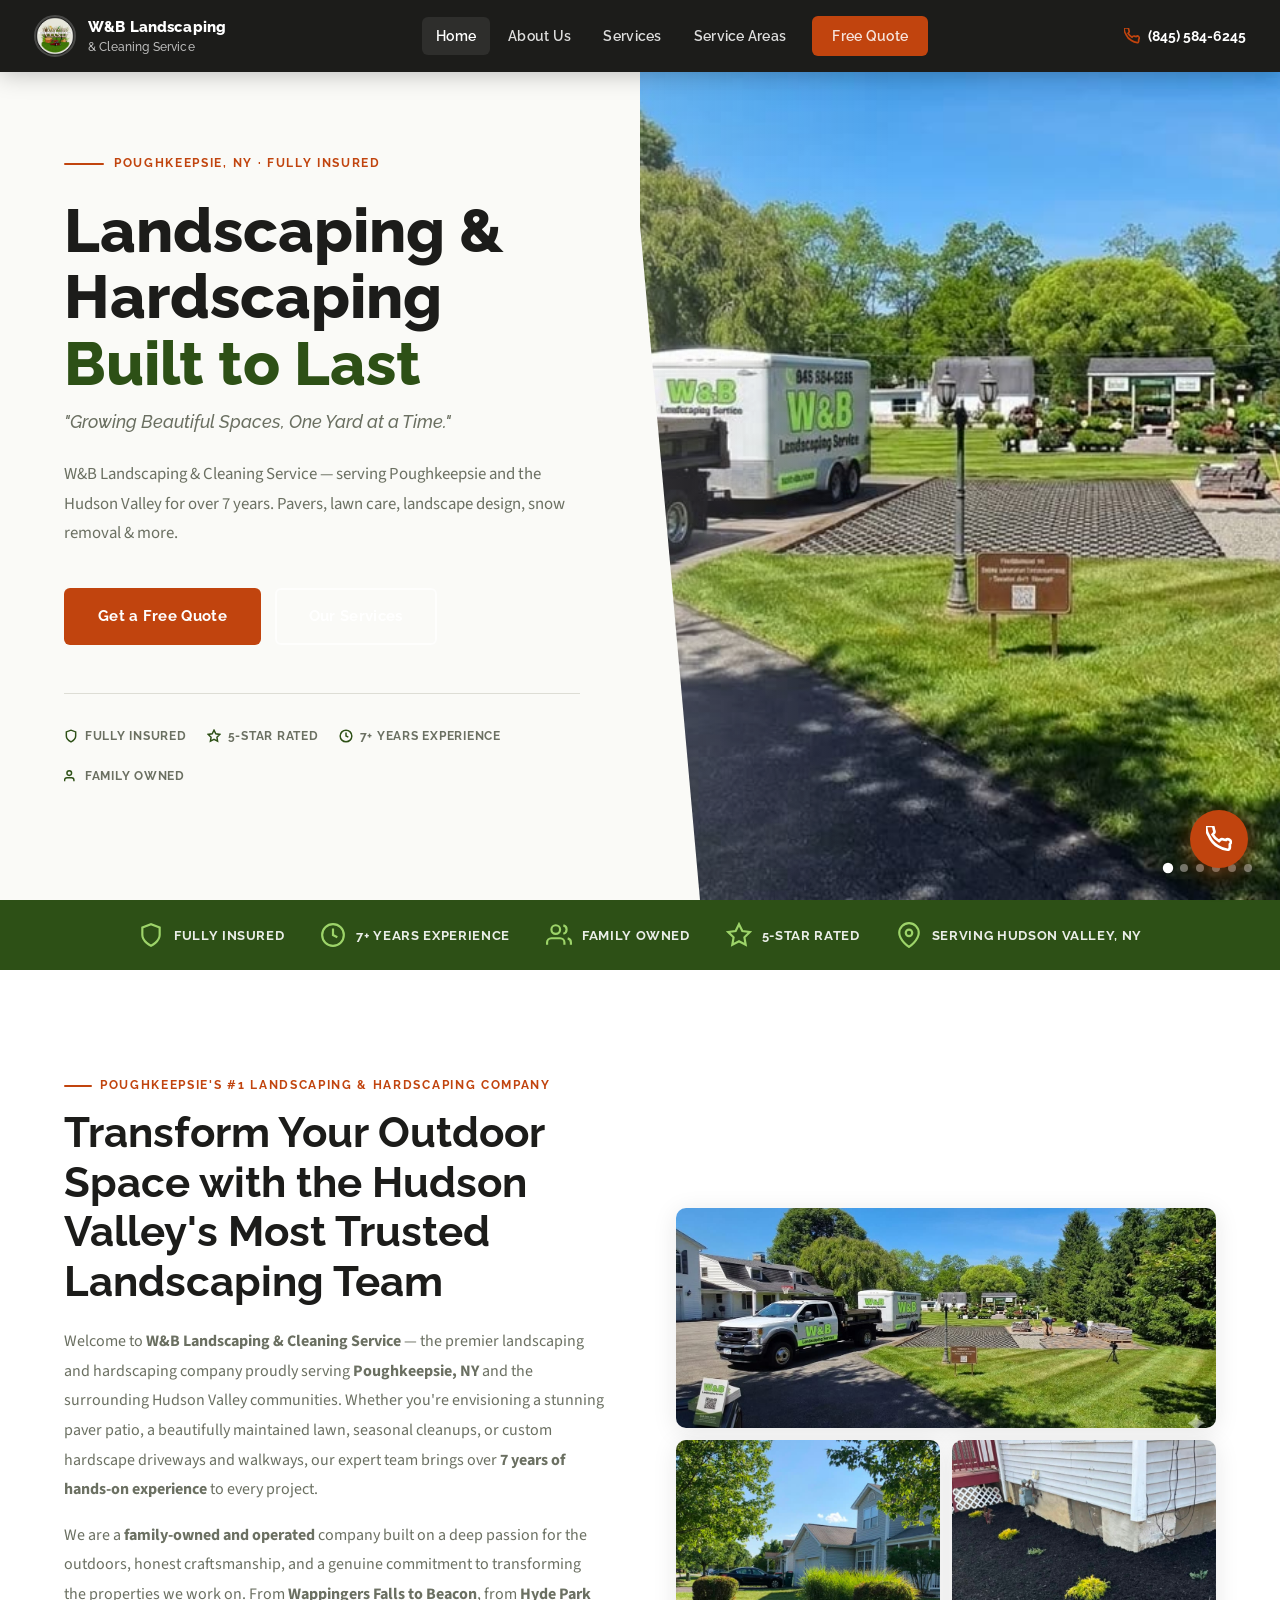
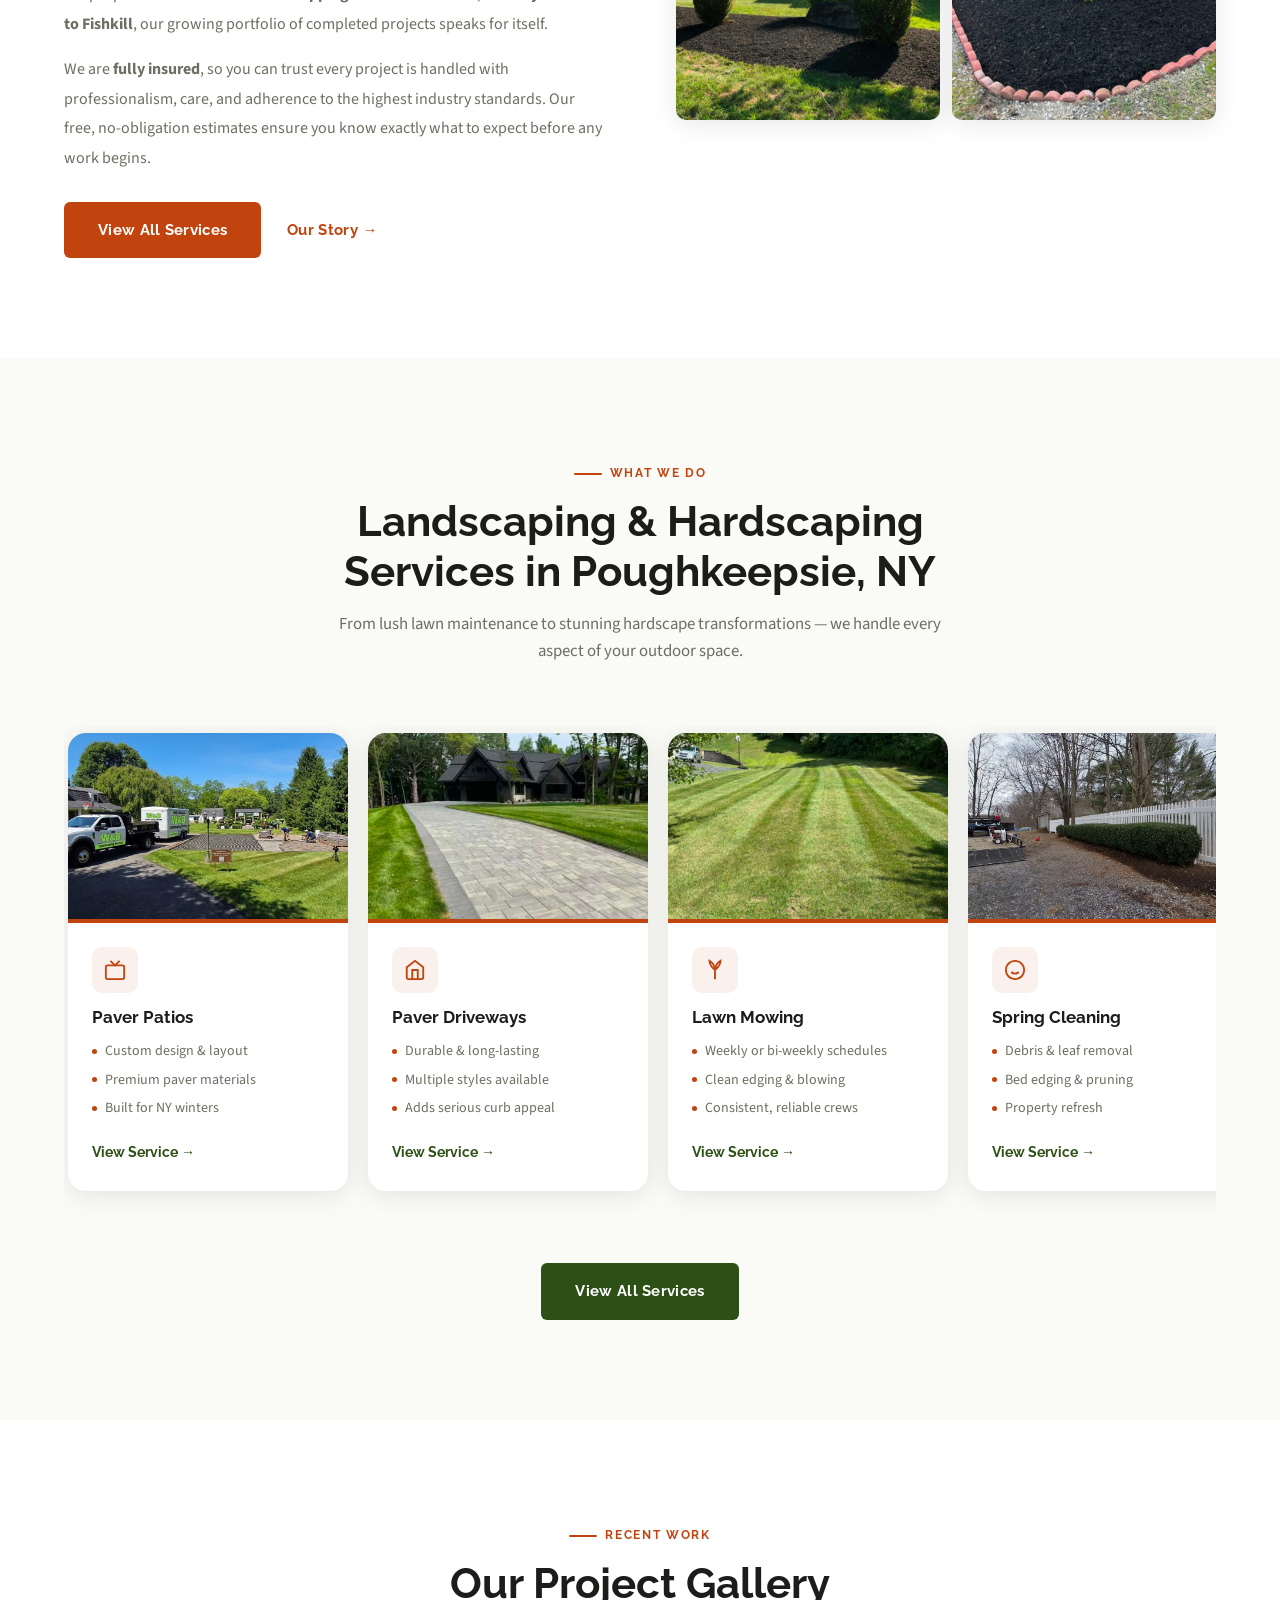
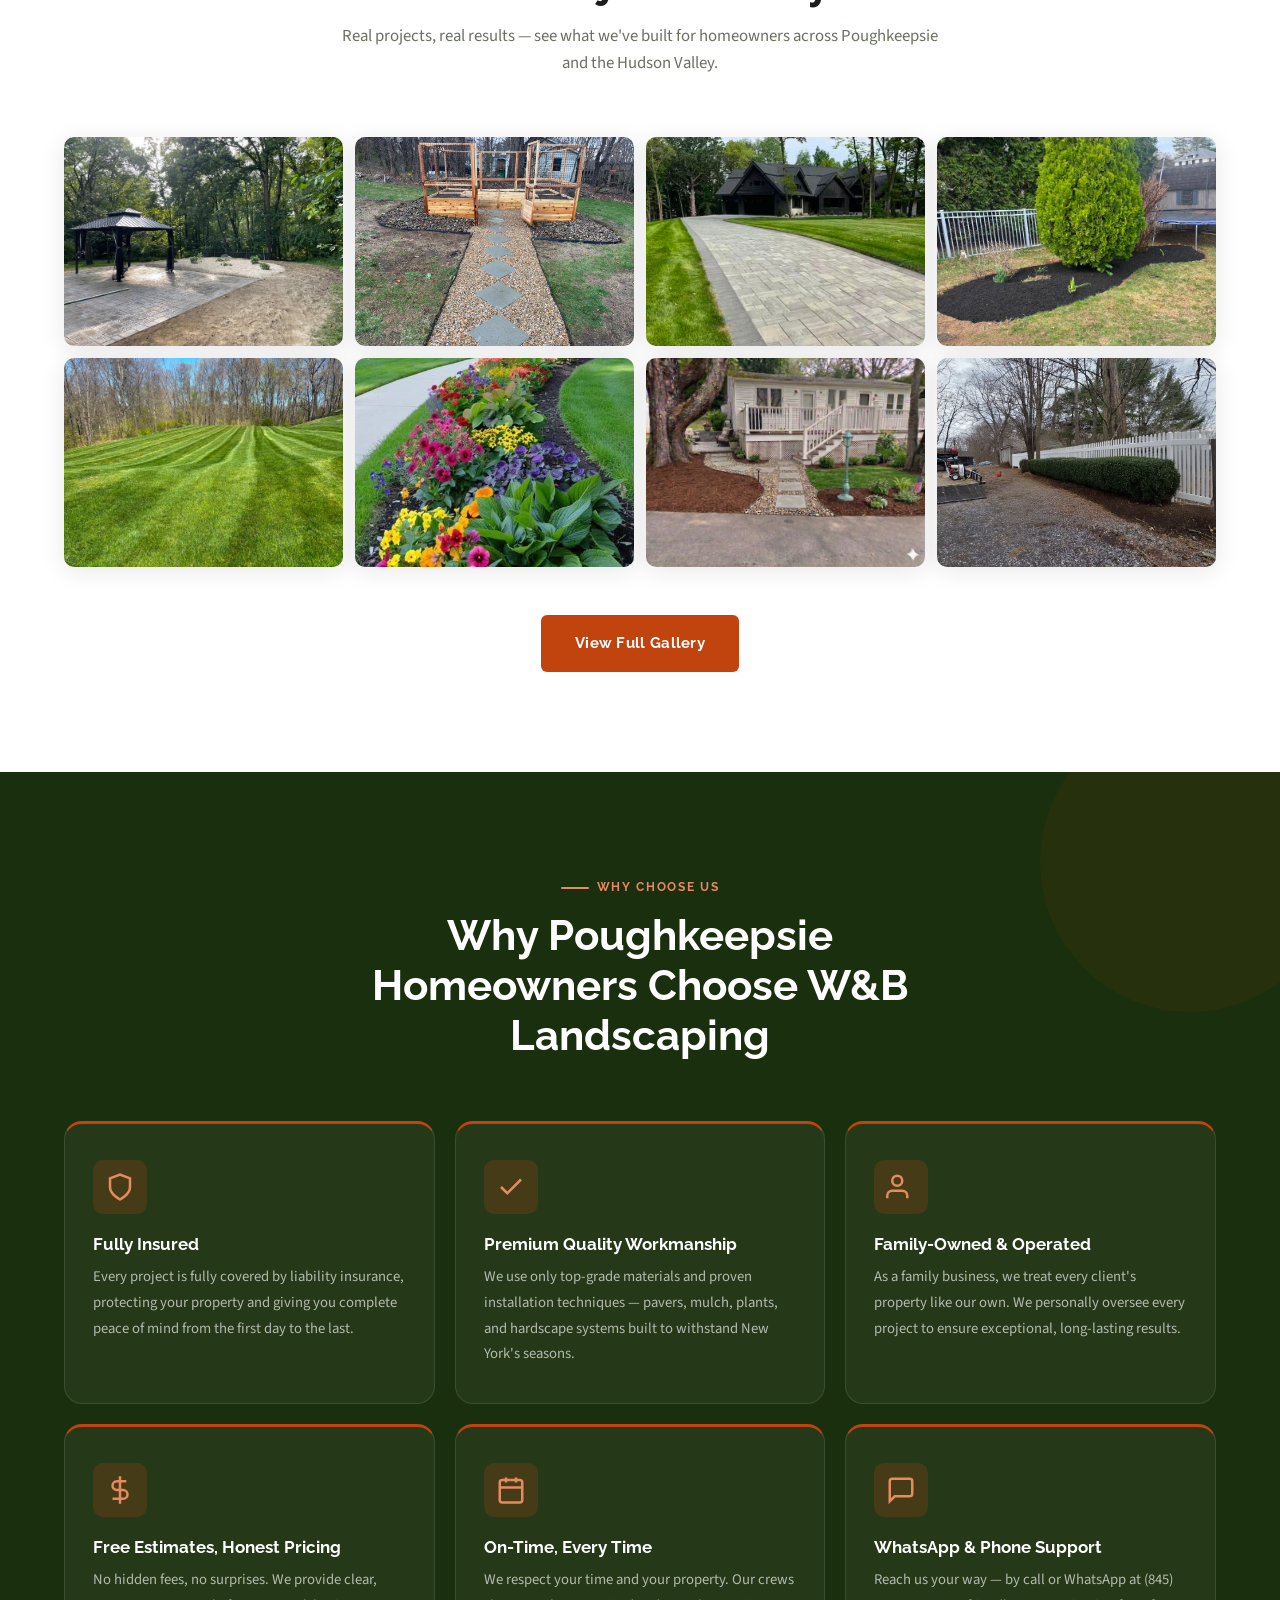
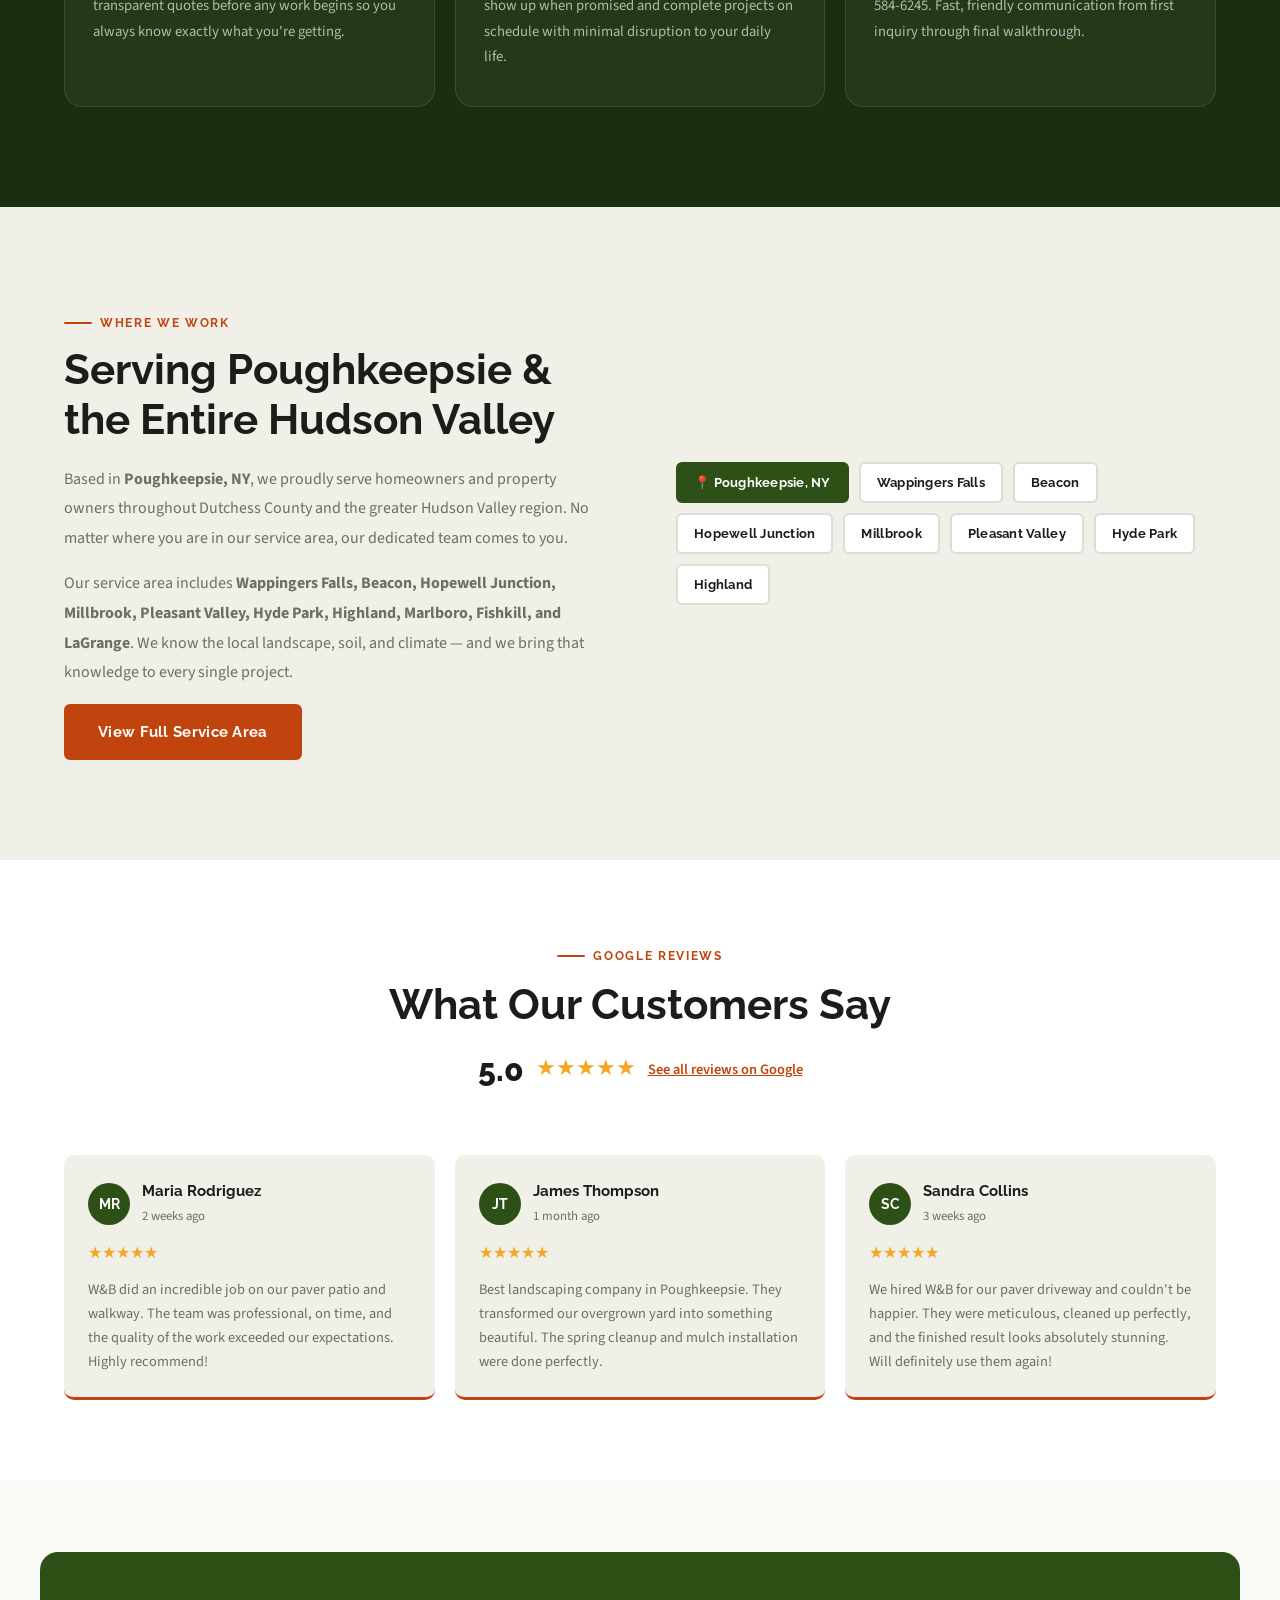
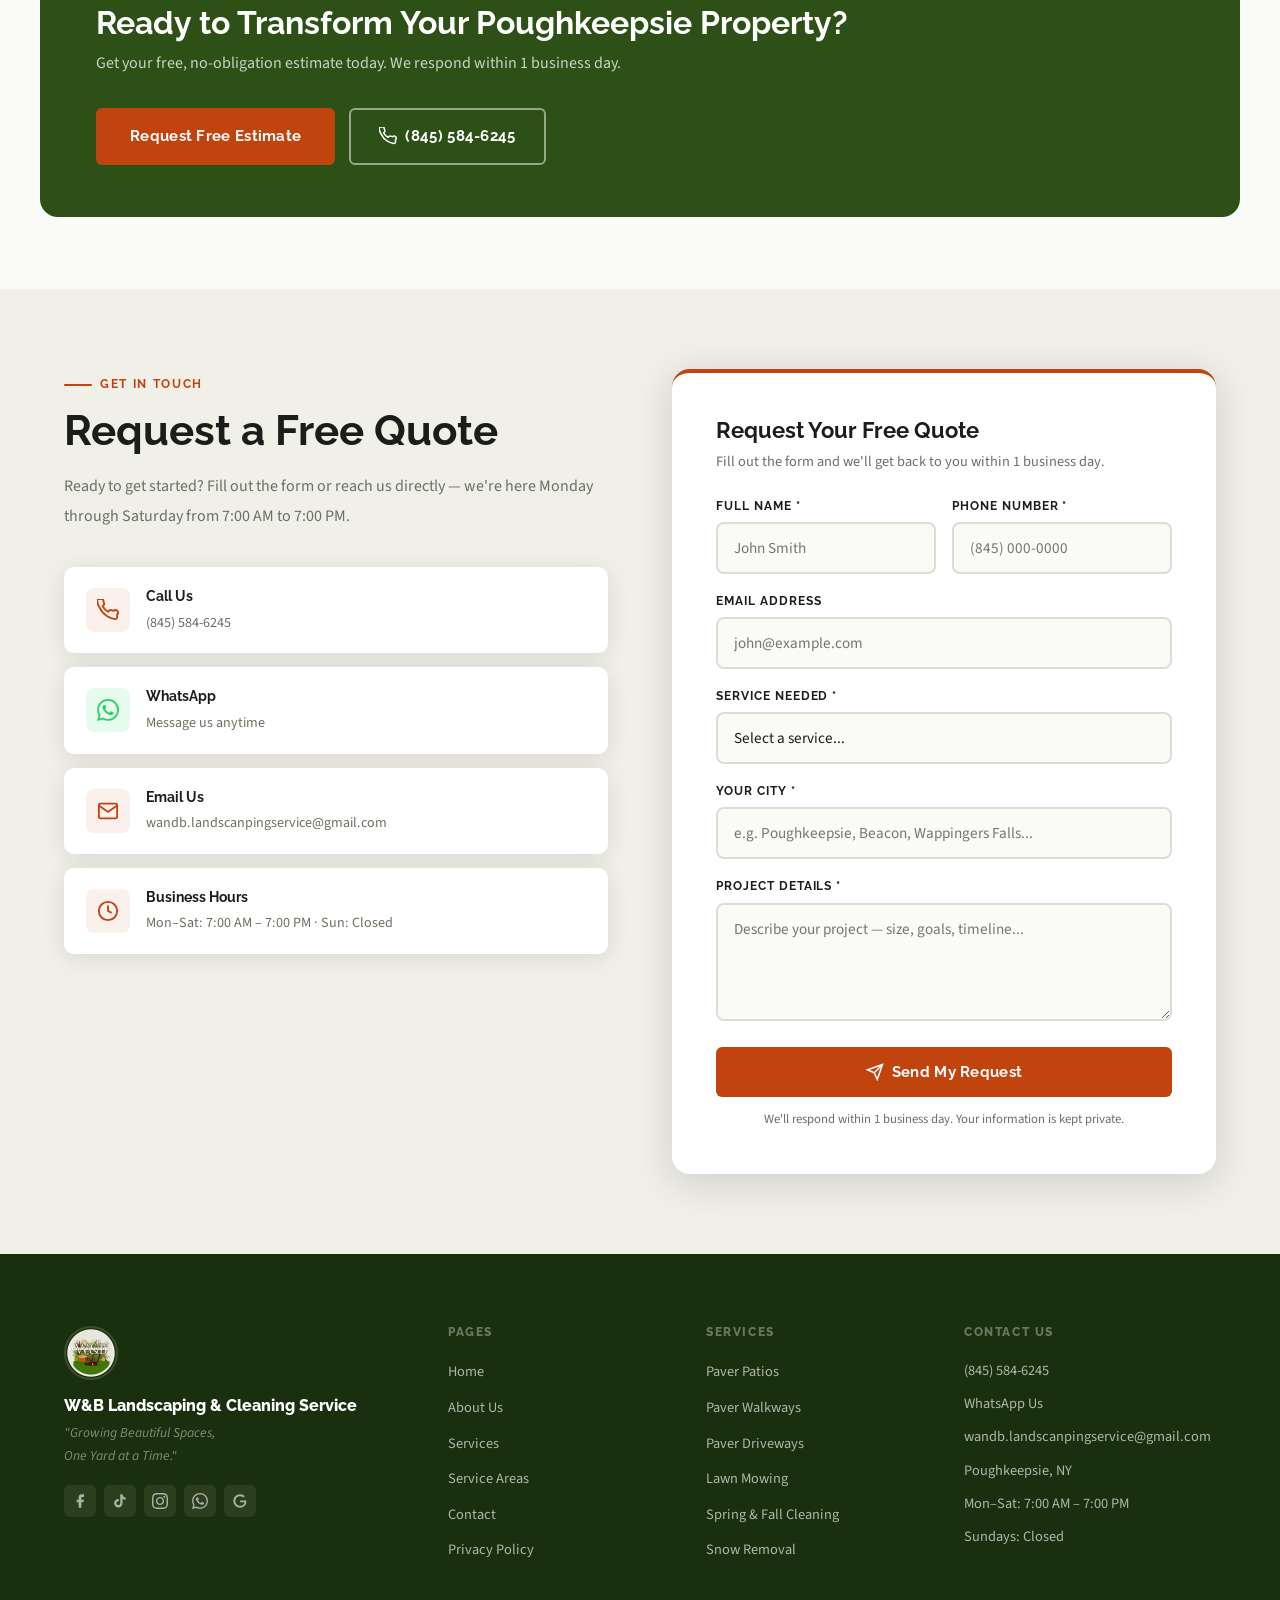
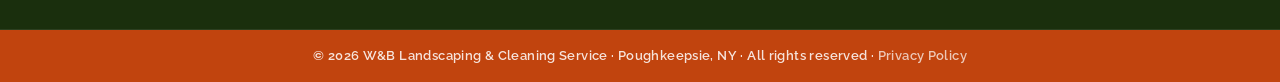
<file: index.html>
<!DOCTYPE html>
<html lang="en">
<head>
  <meta charset="UTF-8" />
  <link rel="icon" type="image/png" href="assets/Logo no background.png" />
  <meta name="viewport" content="width=device-width, initial-scale=1.0" />
  <title>W&B Landscaping & Cleaning Service | Poughkeepsie NY Landscaping & Hardscaping</title>
  <meta name="description" content="W&B Landscaping & Cleaning Service — Poughkeepsie NY's trusted landscaping and hardscaping company. Lawn care, pavers, mulch, snow removal, flower beds & more. Fully insured. Call (845) 584-6245." />
  <meta name="keywords" content="landscaping Poughkeepsie NY, hardscaping Poughkeepsie, paver patio Poughkeepsie, lawn care Wappingers Falls, snow removal Beacon NY, landscaping Hudson Valley, mulch installation Poughkeepsie" />
  <meta name="robots" content="index, follow" />
  <meta name="author" content="W&B Landscaping & Cleaning Service" />
  <link rel="canonical" href="https://wnblandscapingny.com/" />

  <!-- Open Graph -->
  <meta property="og:type" content="website" />
  <meta property="og:title" content="W&B Landscaping & Cleaning Service | Poughkeepsie NY" />
  <meta property="og:description" content="Poughkeepsie's trusted landscaping & hardscaping experts. Pavers, mulch, lawn care, snow removal & more. Fully insured. 7+ years experience." />
  <meta property="og:url" content="https://wnblandscapingny.com/" />
  <meta property="og:image" content="assets/Cover.jpeg" />

  <!-- Schema.org Local Business -->
  <script type="application/ld+json">
  {
    "@context": "https://schema.org",
    "@type": "LocalBusiness",
    "name": "W&B Landscaping & Cleaning Service",
    "description": "Fully insured landscaping and hardscaping contractor serving Poughkeepsie NY and the Hudson Valley. Specializing in paver patios, walkways, driveways, lawn care, mulch, snow removal, and landscape design.",
    "url": "https://wnblandscapingny.com",
    "telephone": "+18455846245",
    "email": "wandb.landscanpingservice@gmail.com",
    "address": {
      "@type": "PostalAddress",
      "addressLocality": "Poughkeepsie",
      "addressRegion": "NY",
      "addressCountry": "US"
    },
    "geo": {
      "@type": "GeoCoordinates",
      "latitude": 41.7004,
      "longitude": -73.9209
    },
    "openingHoursSpecification": [
      {
        "@type": "OpeningHoursSpecification",
        "dayOfWeek": ["Monday","Tuesday","Wednesday","Thursday","Friday","Saturday"],
        "opens": "07:00",
        "closes": "19:00"
      }
    ],
    "priceRange": "$$",
    "sameAs": [
      "https://www.facebook.com/wnblandscapingny",
      "https://www.tiktok.com/@wblandscanping",
      "https://www.instagram.com/wblandscaping_service",
      "https://maps.app.goo.gl/TaYQmjKnS86qcn668"
    ]
  }
  </script>

  <link rel="stylesheet" href="styles.css" />
  <link rel="preconnect" href="https://fonts.googleapis.com" />
  <link rel="preconnect" href="https://fonts.gstatic.com" crossorigin />
  <link href="https://fonts.googleapis.com/css2?family=Raleway:wght@400;500;600;700;800&family=Source+Sans+3:wght@400;500;600&display=swap" rel="stylesheet" />
</head>
<body>

  <!-- NAVBAR -->
  <header class="navbar" id="navbar">
    <div class="nav-container">
      <a href="index.html" class="nav-logo">
        <img loading="lazy" src="assets/Logo no background.png" alt="W&B Landscaping Logo" />
        <span>W&amp;B Landscaping<br><small>&amp; Cleaning Service</small></span>
      </a>
      <nav class="nav-links" id="navLinks">
        <a href="index.html" class="active">Home</a>
        <a href="about.html">About Us</a>
        <a href="services.html">Services</a>
        <a href="service-areas.html">Service Areas</a>
        <a href="contact.html" class="nav-cta">Free Quote</a>
      </nav>
      <a href="tel:8455846245" class="nav-phone">
        <svg width="16" height="16" viewBox="0 0 24 24" fill="none" stroke="currentColor" stroke-width="2.5"><path d="M22 16.92v3a2 2 0 01-2.18 2 19.79 19.79 0 01-8.63-3.07A19.5 19.5 0 013.07 9.81 19.79 19.79 0 01.02 1.18 2 2 0 012 0h3a2 2 0 012 1.72c.127.96.361 1.903.7 2.81a2 2 0 01-.45 2.11L6.09 7.91a16 16 0 006 6l1.27-1.27a2 2 0 012.11-.45c.907.339 1.85.573 2.81.7A2 2 0 0122 16.92z"/></svg>
        (845) 584-6245
      </a>
      <button class="nav-toggle" id="navToggle" aria-label="Toggle menu">
        <span></span><span></span><span></span>
      </button>
    </div>
  </header>

  <!-- HERO — Split layout -->
  <section class="hero" id="hero">
    <div class="hero-left">
      <div class="hero-content">
        <div class="hero-eyebrow">
          <div class="hero-eyebrow-line"></div>
          <span class="hero-eyebrow-text">Poughkeepsie, NY &middot; Fully Insured</span>
        </div>
        <h1>Landscaping &amp; Hardscaping<br><span class="accent">Built to Last</span></h1>
        <p class="hero-tagline">"Growing Beautiful Spaces, One Yard at a Time."</p>
        <p class="hero-sub">W&amp;B Landscaping &amp; Cleaning Service — serving Poughkeepsie and the Hudson Valley for over 7 years. Pavers, lawn care, landscape design, snow removal &amp; more.</p>
        <div class="hero-buttons">
          <a href="contact.html" class="btn btn-primary">Get a Free Quote</a>
          <a href="services.html" class="btn btn-outline">Our Services</a>
        </div>
        <div class="hero-trust">
          <div class="hero-trust-item">
            <svg width="14" height="14" viewBox="0 0 24 24" fill="none" stroke="currentColor" stroke-width="2.5"><path d="M12 22s8-4 8-10V5l-8-3-8 3v7c0 6 8 10 8 10z"/></svg>
            Fully Insured
          </div>
          <div class="hero-trust-item">
            <svg width="14" height="14" viewBox="0 0 24 24" fill="none" stroke="currentColor" stroke-width="2.5"><polygon points="12 2 15.09 8.26 22 9.27 17 14.14 18.18 21.02 12 17.77 5.82 21.02 7 14.14 2 9.27 8.91 8.26 12 2"/></svg>
            5-Star Rated
          </div>
          <div class="hero-trust-item">
            <svg width="14" height="14" viewBox="0 0 24 24" fill="none" stroke="currentColor" stroke-width="2.5"><circle cx="12" cy="12" r="10"/><polyline points="12 6 12 12 16 14"/></svg>
            7+ Years Experience
          </div>
          <div class="hero-trust-item">
            <svg width="14" height="14" viewBox="0 0 24 24" fill="none" stroke="currentColor" stroke-width="2.5"><path d="M17 21v-2a4 4 0 00-4-4H5a4 4 0 00-4 4v2"/><circle cx="9" cy="7" r="4"/></svg>
            Family Owned
          </div>
        </div>
      </div>
    </div>
    <div class="hero-right" id="heroRight">
      <div class="hero-slide active" style="background-image:url('assets/Cover.jpeg')"></div>
      <div class="hero-slide" style="background-image:url('assets/WhatsApp Image 2026-06-03 at 8.11.56 PM.jpeg')"></div>
      <div class="hero-slide" style="background-image:url('assets/WhatsApp Image 2026-06-03 at 8.21.02 PM.jpeg')"></div>
      <div class="hero-slide" style="background-image:url('assets/WhatsApp Image 2026-06-03 at 8.16.58 PM.jpeg')"></div>
      <div class="hero-slide" style="background-image:url('assets/WhatsApp Image 2026-06-03 at 8.11.27 PM.jpeg')"></div>
      <div class="hero-slide" style="background-image:url('assets/WhatsApp Image 2026-06-03 at 8.17.45 PM.jpeg')"></div>
      <div class="hero-right-overlay"></div>
      <div class="hero-slide-dots" id="heroSlideDots">
        <button class="hero-slide-dot active" data-index="0"></button>
        <button class="hero-slide-dot" data-index="1"></button>
        <button class="hero-slide-dot" data-index="2"></button>
        <button class="hero-slide-dot" data-index="3"></button>
        <button class="hero-slide-dot" data-index="4"></button>
        <button class="hero-slide-dot" data-index="5"></button>
      </div>
    </div>
  </section>

  <!-- TRUST BAR -->
  <section class="trust-bar">
    <div class="container reveal-group">
      <div class="trust-item">
        <svg width="26" height="26" viewBox="0 0 24 24" fill="none" stroke="currentColor" stroke-width="2"><path d="M12 22s8-4 8-10V5l-8-3-8 3v7c0 6 8 10 8 10z"/></svg>
        <span>Fully Insured</span>
      </div>
      <div class="trust-item">
        <svg width="26" height="26" viewBox="0 0 24 24" fill="none" stroke="currentColor" stroke-width="2"><circle cx="12" cy="12" r="10"/><polyline points="12 6 12 12 16 14"/></svg>
        <span>7+ Years Experience</span>
      </div>
      <div class="trust-item">
        <svg width="26" height="26" viewBox="0 0 24 24" fill="none" stroke="currentColor" stroke-width="2"><path d="M17 21v-2a4 4 0 00-4-4H5a4 4 0 00-4 4v2"/><circle cx="9" cy="7" r="4"/><path d="M23 21v-2a4 4 0 00-3-3.87M16 3.13a4 4 0 010 7.75"/></svg>
        <span>Family Owned</span>
      </div>
      <div class="trust-item">
        <svg width="26" height="26" viewBox="0 0 24 24" fill="none" stroke="currentColor" stroke-width="2"><polygon points="12 2 15.09 8.26 22 9.27 17 14.14 18.18 21.02 12 17.77 5.82 21.02 7 14.14 2 9.27 8.91 8.26 12 2"/></svg>
        <span>5-Star Rated</span>
      </div>
      <div class="trust-item">
        <svg width="26" height="26" viewBox="0 0 24 24" fill="none" stroke="currentColor" stroke-width="2"><path d="M21 10c0 7-9 13-9 13s-9-6-9-13a9 9 0 0118 0z"/><circle cx="12" cy="10" r="3"/></svg>
        <span>Serving Hudson Valley, NY</span>
      </div>
    </div>
  </section>

  <!-- INTRO / SEO TEXT -->
  <section class="seo-intro">
    <div class="container seo-intro-grid">
      <div class="seo-intro-text reveal">
        <span class="section-tag">Poughkeepsie's #1 Landscaping &amp; Hardscaping Company</span>
        <h2>Transform Your Outdoor Space with the Hudson Valley's Most Trusted Landscaping Team</h2>
        <p>Welcome to <strong>W&amp;B Landscaping &amp; Cleaning Service</strong> — the premier landscaping and hardscaping company proudly serving <strong>Poughkeepsie, NY</strong> and the surrounding Hudson Valley communities. Whether you're envisioning a stunning paver patio, a beautifully maintained lawn, seasonal cleanups, or custom hardscape driveways and walkways, our expert team brings over <strong>7 years of hands-on experience</strong> to every project.</p>
        <p>We are a <strong>family-owned and operated</strong> company built on a deep passion for the outdoors, honest craftsmanship, and a genuine commitment to transforming the properties we work on. From <strong>Wappingers Falls to Beacon</strong>, from <strong>Hyde Park to Fishkill</strong>, our growing portfolio of completed projects speaks for itself.</p>
        <p>We are <strong>fully insured</strong>, so you can trust every project is handled with professionalism, care, and adherence to the highest industry standards. Our free, no-obligation estimates ensure you know exactly what to expect before any work begins.</p>
        <div class="seo-intro-ctas">
          <a href="services.html" class="btn btn-primary">View All Services</a>
          <a href="about.html" class="btn btn-ghost">Our Story &rarr;</a>
        </div>
      </div>
      <div class="seo-intro-imgs reveal">
        <img src="assets/Cover.jpeg" alt="Paver patio installed by W&B Landscaping in Poughkeepsie NY" loading="lazy" />
        <img src="assets/3.jpg" alt="Landscaping work in the Hudson Valley by W&B" loading="lazy" />
        <img src="assets/4.jpg" alt="Hardscaping and pavers by W&B Landscaping Poughkeepsie" loading="lazy" />
      </div>
    </div>
  </section>

  <!-- SERVICES PREVIEW -->
  <section class="services" id="services">
    <div class="container">
      <div class="section-header reveal">
        <span class="section-tag">What We Do</span>
        <h2>Landscaping &amp; Hardscaping Services in Poughkeepsie, NY</h2>
        <p>From lush lawn maintenance to stunning hardscape transformations — we handle every aspect of your outdoor space.</p>
      </div>
      <div class="services-scroll-wrapper reveal">
        <div class="services-track">

          <div class="service-card">
            <div class="service-card-img" style="--img:url('assets/Cover.jpeg')"></div>
            <div class="service-card-body">
              <div class="service-icon">
                <svg width="22" height="22" viewBox="0 0 24 24" fill="none" stroke="currentColor" stroke-width="2"><rect x="2" y="7" width="20" height="15" rx="2"/><polyline points="17 2 12 7 7 2"/></svg>
              </div>
              <h3>Paver Patios</h3>
              <ul>
                <li>Custom design & layout</li>
                <li>Premium paver materials</li>
                <li>Built for NY winters</li>
              </ul>
              <a href="services.html#hardscape" class="service-link">View Service →</a>
            </div>
          </div>

          <div class="service-card">
            <div class="service-card-img" style="--img:url('assets/WhatsApp Image 2026-06-03 at 8.16.58 PM.jpeg')"></div>
            <div class="service-card-body">
              <div class="service-icon">
                <svg width="22" height="22" viewBox="0 0 24 24" fill="none" stroke="currentColor" stroke-width="2"><path d="M3 9l9-7 9 7v11a2 2 0 01-2 2H5a2 2 0 01-2-2z"/><polyline points="9 22 9 12 15 12 15 22"/></svg>
              </div>
              <h3>Paver Driveways</h3>
              <ul>
                <li>Durable & long-lasting</li>
                <li>Multiple styles available</li>
                <li>Adds serious curb appeal</li>
              </ul>
              <a href="services.html#hardscape" class="service-link">View Service →</a>
            </div>
          </div>

          <div class="service-card">
            <div class="service-card-img" style="--img:url('assets/WhatsApp Image 2026-06-03 at 8.21.02 PM.jpeg')"></div>
            <div class="service-card-body">
              <div class="service-icon">
                <svg width="22" height="22" viewBox="0 0 24 24" fill="none" stroke="currentColor" stroke-width="2"><path d="M12 22V12M12 12C12 6 6 2 6 2s0 6 6 10zM12 12c0-6 6-10 6-10s0 6-6 10z"/></svg>
              </div>
              <h3>Lawn Mowing</h3>
              <ul>
                <li>Weekly or bi-weekly schedules</li>
                <li>Clean edging & blowing</li>
                <li>Consistent, reliable crews</li>
              </ul>
              <a href="services.html#lawn" class="service-link">View Service →</a>
            </div>
          </div>

          <div class="service-card">
            <div class="service-card-img" style="--img:url('assets/WhatsApp Image 2026-06-03 at 8.16.29 PM.jpeg')"></div>
            <div class="service-card-body">
              <div class="service-icon">
                <svg width="22" height="22" viewBox="0 0 24 24" fill="none" stroke="currentColor" stroke-width="2"><circle cx="12" cy="12" r="10"/><path d="M8 14s1.5 2 4 2 4-2 4-2"/><line x1="9" y1="9" x2="9.01" y2="9"/><line x1="15" y1="9" x2="15.01" y2="9"/></svg>
              </div>
              <h3>Spring Cleaning</h3>
              <ul>
                <li>Debris & leaf removal</li>
                <li>Bed edging & pruning</li>
                <li>Property refresh</li>
              </ul>
              <a href="services.html#lawn" class="service-link">View Service →</a>
            </div>
          </div>

          <div class="service-card">
            <div class="service-card-img" style="--img:url('assets/WhatsApp Image 2026-06-03 at 8.19.35 PM.jpeg')"></div>
            <div class="service-card-body">
              <div class="service-icon">
                <svg width="22" height="22" viewBox="0 0 24 24" fill="none" stroke="currentColor" stroke-width="2"><path d="M17 8C8 10 5.9 16.17 3.82 19.33M21 3 3 21"/></svg>
              </div>
              <h3>Mulch Installation</h3>
              <ul>
                <li>Fresh mulch delivery & install</li>
                <li>Weed suppression</li>
                <li>Color & texture options</li>
              </ul>
              <a href="services.html#lawn" class="service-link">View Service →</a>
            </div>
          </div>

          <div class="service-card">
            <div class="service-card-img" style="--img:url('assets/WhatsApp Image 2026-06-03 at 8.11.24 PM.jpeg')"></div>
            <div class="service-card-body">
              <div class="service-icon">
                <svg width="22" height="22" viewBox="0 0 24 24" fill="none" stroke="currentColor" stroke-width="2"><polygon points="1 6 1 22 8 18 16 22 23 18 23 2 16 6 8 2 1 6"/></svg>
              </div>
              <h3>Landscape Design</h3>
              <ul>
                <li>Custom property plans</li>
                <li>Plant selection & layout</li>
                <li>Complete installation</li>
              </ul>
              <a href="services.html#design" class="service-link">View Service →</a>
            </div>
          </div>

          <div class="service-card">
            <div class="service-card-img" style="--img:url('assets/6.jpg')"></div>
            <div class="service-card-body">
              <div class="service-icon">
                <svg width="22" height="22" viewBox="0 0 24 24" fill="none" stroke="currentColor" stroke-width="2"><path d="M2 12h20M12 2v20M4.93 4.93l14.14 14.14M19.07 4.93L4.93 19.07"/></svg>
              </div>
              <h3>Snow Removal</h3>
              <ul>
                <li>Residential & commercial</li>
                <li>Seasonal contracts available</li>
                <li>Reliable, fast response</li>
              </ul>
              <a href="services.html#snow" class="service-link">View Service →</a>
            </div>
          </div>

        </div>
      </div>
      <div class="services-cta">
        <a href="services.html" class="btn btn-green">View All Services</a>
      </div>
    </div>
  </section>

  <!-- GALLERY PREVIEW -->
  <section class="gallery-preview">
    <div class="container">
      <div class="section-header reveal">
        <span class="section-tag">Recent Work</span>
        <h2>Our Project Gallery</h2>
        <p>Real projects, real results — see what we've built for homeowners across Poughkeepsie and the Hudson Valley.</p>
      </div>
      <div class="gallery-grid home-gallery reveal-group">
        <div class="gallery-item"><img src="assets/WhatsApp Image 2026-06-03 at 8.11.56 PM.jpeg" alt="Paver patio Poughkeepsie NY" loading="lazy" /><div class="gallery-overlay"><span>Paver Patio — Poughkeepsie</span></div></div>
        <div class="gallery-item"><img src="assets/WhatsApp Image 2026-06-03 at 8.17.06 PM.jpeg" alt="Stone walkway Hudson Valley" loading="lazy" /><div class="gallery-overlay"><span>Stone Walkway</span></div></div>
        <div class="gallery-item"><img src="assets/WhatsApp Image 2026-06-03 at 8.16.58 PM.jpeg" alt="Paver driveway Poughkeepsie NY" loading="lazy" /><div class="gallery-overlay"><span>Paver Driveway</span></div></div>
        <div class="gallery-item"><img src="assets/WhatsApp Image 2026-06-03 at 8.16.17 PM.jpeg" alt="Mulch bed installation Hudson Valley" loading="lazy" /><div class="gallery-overlay"><span>Mulch Bed Installation</span></div></div>
        <div class="gallery-item"><img src="assets/WhatsApp Image 2026-06-03 at 8.21.11 PM.jpeg" alt="Lawn mowing Poughkeepsie NY" loading="lazy" /><div class="gallery-overlay"><span>Lawn Mowing</span></div></div>
        <div class="gallery-item"><img src="assets/updated WhatsApp Image 2026-06-03 at 8.17.31 PM.jpg" alt="Flower beds landscaping Hyde Park NY" loading="lazy" /><div class="gallery-overlay"><span>Flower Beds</span></div></div>
        <div class="gallery-item"><img src="assets/WhatsApp Image 2026-06-03 at 8.11.27 PM.jpeg" alt="Stone walkway installation Fishkill NY" loading="lazy" /><div class="gallery-overlay"><span>Stone Walkway</span></div></div>
        <div class="gallery-item"><img src="assets/WhatsApp Image 2026-06-03 at 8.16.29 PM.jpeg" alt="Shrub trimming and mulching service" loading="lazy" /><div class="gallery-overlay"><span>Shrub Trimming & Mulching</span></div></div>
      </div>
      <div class="services-cta">
        <a href="services.html#gallery" class="btn btn-primary">View Full Gallery</a>
      </div>
    </div>
  </section>

  <!-- WHY US -->
  <section class="why-us">
    <div class="container">
      <div class="section-header light reveal">
        <span class="section-tag">Why Choose Us</span>
        <h2>Why Poughkeepsie Homeowners Choose W&amp;B Landscaping</h2>
      </div>
      <div class="why-grid reveal-group">
        <div class="why-card">
          <div class="why-icon"><svg width="30" height="30" viewBox="0 0 24 24" fill="none" stroke="currentColor" stroke-width="2"><path d="M12 22s8-4 8-10V5l-8-3-8 3v7c0 6 8 10 8 10z"/></svg></div>
          <h4>Fully Insured</h4>
          <p>Every project is fully covered by liability insurance, protecting your property and giving you complete peace of mind from the first day to the last.</p>
        </div>
        <div class="why-card">
          <div class="why-icon"><svg width="30" height="30" viewBox="0 0 24 24" fill="none" stroke="currentColor" stroke-width="2"><polyline points="20 6 9 17 4 12"/></svg></div>
          <h4>Premium Quality Workmanship</h4>
          <p>We use only top-grade materials and proven installation techniques — pavers, mulch, plants, and hardscape systems built to withstand New York's seasons.</p>
        </div>
        <div class="why-card">
          <div class="why-icon"><svg width="30" height="30" viewBox="0 0 24 24" fill="none" stroke="currentColor" stroke-width="2"><path d="M17 21v-2a4 4 0 00-4-4H5a4 4 0 00-4 4v2"/><circle cx="9" cy="7" r="4"/></svg></div>
          <h4>Family-Owned &amp; Operated</h4>
          <p>As a family business, we treat every client's property like our own. We personally oversee every project to ensure exceptional, long-lasting results.</p>
        </div>
        <div class="why-card">
          <div class="why-icon"><svg width="30" height="30" viewBox="0 0 24 24" fill="none" stroke="currentColor" stroke-width="2"><line x1="12" y1="1" x2="12" y2="23"/><path d="M17 5H9.5a3.5 3.5 0 000 7h5a3.5 3.5 0 010 7H6"/></svg></div>
          <h4>Free Estimates, Honest Pricing</h4>
          <p>No hidden fees, no surprises. We provide clear, transparent quotes before any work begins so you always know exactly what you're getting.</p>
        </div>
        <div class="why-card">
          <div class="why-icon"><svg width="30" height="30" viewBox="0 0 24 24" fill="none" stroke="currentColor" stroke-width="2"><rect x="3" y="4" width="18" height="18" rx="2"/><line x1="16" y1="2" x2="16" y2="6"/><line x1="8" y1="2" x2="8" y2="6"/><line x1="3" y1="10" x2="21" y2="10"/></svg></div>
          <h4>On-Time, Every Time</h4>
          <p>We respect your time and your property. Our crews show up when promised and complete projects on schedule with minimal disruption to your daily life.</p>
        </div>
        <div class="why-card">
          <div class="why-icon"><svg width="30" height="30" viewBox="0 0 24 24" fill="none" stroke="currentColor" stroke-width="2"><path d="M21 15a2 2 0 01-2 2H7l-4 4V5a2 2 0 012-2h14a2 2 0 012 2z"/></svg></div>
          <h4>WhatsApp &amp; Phone Support</h4>
          <p>Reach us your way — by call or WhatsApp at (845) 584-6245. Fast, friendly communication from first inquiry through final walkthrough.</p>
        </div>
      </div>
    </div>
  </section>

  <!-- SERVICE AREAS TEASER -->
  <section class="areas-teaser">
    <div class="container areas-teaser-grid">
      <div class="areas-teaser-text reveal">
        <span class="section-tag">Where We Work</span>
        <h2>Serving Poughkeepsie &amp; the Entire Hudson Valley</h2>
        <p>Based in <strong>Poughkeepsie, NY</strong>, we proudly serve homeowners and property owners throughout Dutchess County and the greater Hudson Valley region. No matter where you are in our service area, our dedicated team comes to you.</p>
        <p>Our service area includes <strong>Wappingers Falls, Beacon, Hopewell Junction, Millbrook, Pleasant Valley, Hyde Park, Highland, Marlboro, Fishkill, and LaGrange</strong>. We know the local landscape, soil, and climate — and we bring that knowledge to every single project.</p>
        <a href="service-areas.html" class="btn btn-primary">View Full Service Area</a>
      </div>
      <div class="areas-chips reveal-group">
        <div class="area-chip primary">📍 Poughkeepsie, NY</div>
        <div class="area-chip">Wappingers Falls</div>
        <div class="area-chip">Beacon</div>
        <div class="area-chip">Hopewell Junction</div>
        <div class="area-chip">Millbrook</div>
        <div class="area-chip">Pleasant Valley</div>
        <div class="area-chip">Hyde Park</div>
        <div class="area-chip">Highland</div>
        <div class="area-chip">Marlboro</div>
        <div class="area-chip">Fishkill</div>
        <div class="area-chip">LaGrange</div>
      </div>
    </div>
  </section>

  <!-- GOOGLE REVIEWS -->
  <section class="reviews-section">
    <div class="container">
      <div class="section-header reveal">
        <span class="section-tag">Google Reviews</span>
        <h2>What Our Customers Say</h2>
        <div class="overall-rating">
          <span class="rating-score">5.0</span>
          <span class="stars">★★★★★</span>
          <a href="https://maps.app.goo.gl/TaYQmjKnS86qcn668" target="_blank" rel="noopener" class="review-count">See all reviews on Google</a>
        </div>
      </div>
      <div class="reviews-grid reveal-group" id="reviewsGrid">
        <div class="review-card">
          <div class="review-header">
            <div class="reviewer-avatar">MR</div>
            <div>
              <strong>Maria Rodriguez</strong>
              <span class="review-date">2 weeks ago</span>
            </div>
          </div>
          <div class="review-stars">★★★★★</div>
          <p class="review-text">W&amp;B did an incredible job on our paver patio and walkway. The team was professional, on time, and the quality of the work exceeded our expectations. Highly recommend!</p>
        </div>
        <div class="review-card">
          <div class="review-header">
            <div class="reviewer-avatar">JT</div>
            <div>
              <strong>James Thompson</strong>
              <span class="review-date">1 month ago</span>
            </div>
          </div>
          <div class="review-stars">★★★★★</div>
          <p class="review-text">Best landscaping company in Poughkeepsie. They transformed our overgrown yard into something beautiful. The spring cleanup and mulch installation were done perfectly.</p>
        </div>
        <div class="review-card">
          <div class="review-header">
            <div class="reviewer-avatar">SC</div>
            <div>
              <strong>Sandra Collins</strong>
              <span class="review-date">3 weeks ago</span>
            </div>
          </div>
          <div class="review-stars">★★★★★</div>
          <p class="review-text">We hired W&amp;B for our paver driveway and couldn't be happier. They were meticulous, cleaned up perfectly, and the finished result looks absolutely stunning. Will definitely use them again!</p>
        </div>
      </div>
    </div>
  </section>

  <!-- CTA BANNER -->
  <section class="cta-banner">
    <div class="container cta-banner-inner reveal">
      <div>
        <h2>Ready to Transform Your Poughkeepsie Property?</h2>
        <p>Get your free, no-obligation estimate today. We respond within 1 business day.</p>
      </div>
      <div class="cta-banner-btns">
        <a href="contact.html" class="btn btn-primary">Request Free Estimate</a>
        <a href="tel:8455846245" class="btn btn-outline-dark">
          <svg width="18" height="18" viewBox="0 0 24 24" fill="none" stroke="currentColor" stroke-width="2"><path d="M22 16.92v3a2 2 0 01-2.18 2 19.79 19.79 0 01-8.63-3.07A19.5 19.5 0 013.07 9.81 19.79 19.79 0 01.02 1.18 2 2 0 012 0h3a2 2 0 012 1.72c.127.96.361 1.903.7 2.81a2 2 0 01-.45 2.11L6.09 7.91a16 16 0 006 6l1.27-1.27a2 2 0 012.11-.45c.907.339 1.85.573 2.81.7A2 2 0 0122 16.92z"/></svg>
          (845) 584-6245
        </a>
      </div>
    </div>
  </section>

  <!-- CONTACT FORM SECTION -->
  <section class="contact page-section" id="contact">
    <div class="container contact-grid">
      <div class="contact-info reveal">
        <span class="section-tag">Get In Touch</span>
        <h2>Request a Free Quote</h2>
        <p>Ready to get started? Fill out the form or reach us directly — we're here Monday through Saturday from 7:00 AM to 7:00 PM.</p>
        <div class="contact-methods">
          <a href="tel:8455846245" class="contact-method">
            <div class="cm-icon"><svg width="22" height="22" viewBox="0 0 24 24" fill="none" stroke="currentColor" stroke-width="2"><path d="M22 16.92v3a2 2 0 01-2.18 2 19.79 19.79 0 01-8.63-3.07A19.5 19.5 0 013.07 9.81 19.79 19.79 0 01.02 1.18 2 2 0 012 0h3a2 2 0 012 1.72c.127.96.361 1.903.7 2.81a2 2 0 01-.45 2.11L6.09 7.91a16 16 0 006 6l1.27-1.27a2 2 0 012.11-.45c.907.339 1.85.573 2.81.7A2 2 0 0122 16.92z"/></svg></div>
            <div><strong>Call Us</strong><span>(845) 584-6245</span></div>
          </a>
          <a href="https://wa.me/18455846245" target="_blank" rel="noopener" class="contact-method whatsapp">
            <div class="cm-icon whatsapp-icon"><svg width="22" height="22" viewBox="0 0 24 24" fill="currentColor"><path d="M17.472 14.382c-.297-.149-1.758-.867-2.03-.967-.273-.099-.471-.148-.67.15-.197.297-.767.966-.94 1.164-.173.199-.347.223-.644.075-.297-.15-1.255-.463-2.39-1.475-.883-.788-1.48-1.761-1.653-2.059-.173-.297-.018-.458.13-.606.134-.133.298-.347.446-.52.149-.174.198-.298.298-.497.099-.198.05-.371-.025-.52-.075-.149-.669-1.612-.916-2.207-.242-.579-.487-.5-.669-.51-.173-.008-.371-.01-.57-.01-.198 0-.52.074-.792.372-.272.297-1.04 1.016-1.04 2.479 0 1.462 1.065 2.875 1.213 3.074.149.198 2.096 3.2 5.077 4.487.709.306 1.262.489 1.694.625.712.227 1.36.195 1.871.118.571-.085 1.758-.719 2.006-1.413.248-.694.248-1.289.173-1.413-.074-.124-.272-.198-.57-.347m-5.421 7.403h-.004a9.87 9.87 0 01-5.031-1.378l-.361-.214-3.741.982.998-3.648-.235-.374a9.86 9.86 0 01-1.51-5.26c.001-5.45 4.436-9.884 9.888-9.884 2.64 0 5.122 1.03 6.988 2.898a9.825 9.825 0 012.893 6.994c-.003 5.45-4.437 9.884-9.885 9.884m8.413-18.297A11.815 11.815 0 0012.05 0C5.495 0 .16 5.335.157 11.892c0 2.096.547 4.142 1.588 5.945L.057 24l6.305-1.654a11.882 11.882 0 005.683 1.448h.005c6.554 0 11.89-5.335 11.893-11.893a11.821 11.821 0 00-3.48-8.413z"/></svg></div>
            <div><strong>WhatsApp</strong><span>Message us anytime</span></div>
          </a>
          <a href="mailto:wandb.landscanpingservice@gmail.com" class="contact-method">
            <div class="cm-icon"><svg width="22" height="22" viewBox="0 0 24 24" fill="none" stroke="currentColor" stroke-width="2"><path d="M4 4h16c1.1 0 2 .9 2 2v12c0 1.1-.9 2-2 2H4c-1.1 0-2-.9-2-2V6c0-1.1.9-2 2-2z"/><polyline points="22,6 12,13 2,6"/></svg></div>
            <div><strong>Email Us</strong><span>wandb.landscanpingservice@gmail.com</span></div>
          </a>
          <div class="contact-method no-link">
            <div class="cm-icon"><svg width="22" height="22" viewBox="0 0 24 24" fill="none" stroke="currentColor" stroke-width="2"><circle cx="12" cy="12" r="10"/><polyline points="12 6 12 12 16 14"/></svg></div>
            <div><strong>Business Hours</strong><span>Mon–Sat: 7:00 AM – 7:00 PM &middot; Sun: Closed</span></div>
          </div>
        </div>
      </div>
      <div class="contact-form-wrap reveal">
        <form class="contact-form" id="contactFormHome" novalidate>
          <h3>Request Your Free Quote</h3>
          <p class="form-intro">Fill out the form and we'll get back to you within 1 business day.</p>
          <div class="form-row">
            <div class="form-group">
              <label for="hName">Full Name *</label>
              <input type="text" id="hName" name="name" placeholder="John Smith" required />
            </div>
            <div class="form-group">
              <label for="hPhone">Phone Number *</label>
              <input type="tel" id="hPhone" name="phone" placeholder="(845) 000-0000" required />
            </div>
          </div>
          <div class="form-group">
            <label for="hEmail">Email Address</label>
            <input type="email" id="hEmail" name="email" placeholder="john@example.com" />
          </div>
          <div class="form-group">
            <label for="hService">Service Needed *</label>
            <select id="hService" name="service" required>
              <option value="">Select a service...</option>
              <option>Lawn Mowing</option>
              <option>Garden Maintenance</option>
              <option>Spring Cleaning</option>
              <option>Fall Cleaning</option>
              <option>Mulch Installation</option>
              <option>Paver Patio</option>
              <option>Paver Walkway</option>
              <option>Paver Driveway</option>
              <option>Landscape Design</option>
              <option>Snow Removal</option>
              <option>Flower Beds</option>
              <option>Multiple Services / Full Project</option>
              <option>Other / Not Sure</option>
            </select>
          </div>
          <div class="form-group">
            <label for="hCity">Your City *</label>
            <input type="text" id="hCity" name="city" placeholder="e.g. Poughkeepsie, Beacon, Wappingers Falls..." required />
          </div>
          <div class="form-group">
            <label for="hMessage">Project Details *</label>
            <textarea id="hMessage" name="message" rows="4" placeholder="Describe your project — size, goals, timeline..." required></textarea>
          </div>
          <button type="submit" class="btn btn-primary btn-full">
            <svg width="18" height="18" viewBox="0 0 24 24" fill="none" stroke="currentColor" stroke-width="2"><line x1="22" y1="2" x2="11" y2="13"/><polygon points="22 2 15 22 11 13 2 9 22 2"/></svg>
            Send My Request
          </button>
          <p class="form-note">We'll respond within 1 business day. Your information is kept private.</p>
        </form>
      </div>
    </div>
  </section>

  <!-- FOOTER -->
  <footer class="footer">
    <div class="footer-top">
      <div class="container footer-grid">
        <div class="footer-brand">
          <img loading="lazy" src="assets/Logo no background.png" alt="W&B Landscaping Logo" />
          <p>W&amp;B Landscaping &amp; Cleaning Service</p>
          <span class="footer-slogan">"Growing Beautiful Spaces,<br>One Yard at a Time."</span>
          <div class="footer-social">
            <a href="https://www.facebook.com/wnblandscapingny" target="_blank" rel="noopener" aria-label="Facebook"><svg width="16" height="16" viewBox="0 0 24 24" fill="currentColor"><path d="M18 2h-3a5 5 0 00-5 5v3H7v4h3v8h4v-8h3l1-4h-4V7a1 1 0 011-1h3z"/></svg></a>
            <a href="https://www.tiktok.com/@wblandscanping" target="_blank" rel="noopener" aria-label="TikTok"><svg width="16" height="16" viewBox="0 0 24 24" fill="currentColor"><path d="M19.59 6.69a4.83 4.83 0 01-3.77-4.25V2h-3.45v13.67a2.89 2.89 0 01-2.88 2.5 2.89 2.89 0 01-2.89-2.89 2.89 2.89 0 012.89-2.89c.28 0 .54.04.79.1V9.01a6.27 6.27 0 00-.79-.05 6.34 6.34 0 00-6.34 6.34 6.34 6.34 0 006.34 6.34 6.34 6.34 0 006.33-6.34V8.69a8.18 8.18 0 004.78 1.52V6.73a4.85 4.85 0 01-1.01-.04z"/></svg></a><a href="https://www.instagram.com/wblandscaping_service" target="_blank" rel="noopener" aria-label="Instagram"><svg width="16" height="16" viewBox="0 0 24 24" fill="currentColor"><path d="M12 2.163c3.204 0 3.584.012 4.85.07 3.252.148 4.771 1.691 4.919 4.919.058 1.265.069 1.645.069 4.849 0 3.205-.012 3.584-.069 4.849-.149 3.225-1.664 4.771-4.919 4.919-1.266.058-1.644.07-4.85.07-3.204 0-3.584-.012-4.849-.07-3.26-.149-4.771-1.699-4.919-4.92-.058-1.265-.07-1.644-.07-4.849 0-3.204.013-3.583.07-4.849.149-3.227 1.664-4.771 4.919-4.919 1.266-.057 1.645-.069 4.849-.069zm0-2.163c-3.259 0-3.667.014-4.947.072-4.358.2-6.78 2.618-6.98 6.98-.059 1.281-.073 1.689-.073 4.948 0 3.259.014 3.668.072 4.948.2 4.358 2.618 6.78 6.98 6.98 1.281.058 1.689.072 4.948.072 3.259 0 3.668-.014 4.948-.072 4.354-.2 6.782-2.618 6.979-6.98.059-1.28.073-1.689.073-4.948 0-3.259-.014-3.667-.072-4.947-.196-4.354-2.617-6.78-6.979-6.98-1.281-.059-1.69-.073-4.949-.073zm0 5.838c-3.403 0-6.162 2.759-6.162 6.162s2.759 6.163 6.162 6.163 6.162-2.759 6.162-6.163c0-3.403-2.759-6.162-6.162-6.162zm0 10.162c-2.209 0-4-1.79-4-4 0-2.209 1.791-4 4-4s4 1.791 4 4c0 2.21-1.791 4-4 4zm6.406-11.845c-.796 0-1.441.645-1.441 1.44s.645 1.44 1.441 1.44c.795 0 1.439-.645 1.439-1.44s-.644-1.44-1.439-1.44z"/></svg></a>
            <a href="https://wa.me/18455846245" target="_blank" rel="noopener" aria-label="WhatsApp"><svg width="16" height="16" viewBox="0 0 24 24" fill="currentColor"><path d="M17.472 14.382c-.297-.149-1.758-.867-2.03-.967-.273-.099-.471-.148-.67.15-.197.297-.767.966-.94 1.164-.173.199-.347.223-.644.075-.297-.15-1.255-.463-2.39-1.475-.883-.788-1.48-1.761-1.653-2.059-.173-.297-.018-.458.13-.606.134-.133.298-.347.446-.52.149-.174.198-.298.298-.497.099-.198.05-.371-.025-.52-.075-.149-.669-1.612-.916-2.207-.242-.579-.487-.5-.669-.51-.173-.008-.371-.01-.57-.01-.198 0-.52.074-.792.372-.272.297-1.04 1.016-1.04 2.479 0 1.462 1.065 2.875 1.213 3.074.149.198 2.096 3.2 5.077 4.487.709.306 1.262.489 1.694.625.712.227 1.36.195 1.871.118.571-.085 1.758-.719 2.006-1.413.248-.694.248-1.289.173-1.413-.074-.124-.272-.198-.57-.347m-5.421 7.403h-.004a9.87 9.87 0 01-5.031-1.378l-.361-.214-3.741.982.998-3.648-.235-.374a9.86 9.86 0 01-1.51-5.26c.001-5.45 4.436-9.884 9.888-9.884 2.64 0 5.122 1.03 6.988 2.898a9.825 9.825 0 012.893 6.994c-.003 5.45-4.437 9.884-9.885 9.884m8.413-18.297A11.815 11.815 0 0012.05 0C5.495 0 .16 5.335.157 11.892c0 2.096.547 4.142 1.588 5.945L.057 24l6.305-1.654a11.882 11.882 0 005.683 1.448h.005c6.554 0 11.89-5.335 11.893-11.893a11.821 11.821 0 00-3.48-8.413z"/></svg></a>
            <a href="https://maps.app.goo.gl/TaYQmjKnS86qcn668" target="_blank" rel="noopener" aria-label="Google Business"><svg width="16" height="16" viewBox="0 0 24 24" fill="currentColor"><path d="M21.35 11.1H12.18V13.83H18.69C18.36 17.64 15.19 19.27 12.19 19.27C8.36 19.27 5 16.25 5 12C5 7.9 8.2 4.73 12.2 4.73C15.29 4.73 17.1 6.7 17.1 6.7L19 4.72C19 4.72 16.56 2 12.1 2C6.42 2 2.03 6.8 2.03 12C2.03 17.05 6.16 22 12.25 22C17.6 22 21.5 18.33 21.5 12.91C21.5 11.76 21.35 11.1 21.35 11.1Z"/></svg></a>
          </div>
        </div>
        <div class="footer-links">
          <h5>Pages</h5>
          <ul>
            <li><a href="index.html">Home</a></li>
            <li><a href="about.html">About Us</a></li>
            <li><a href="services.html">Services</a></li>
            <li><a href="service-areas.html">Service Areas</a></li>
            <li><a href="contact.html">Contact</a></li>
            <li><a href="privacy-policy.html">Privacy Policy</a></li>
          </ul>
        </div>
        <div class="footer-links">
          <h5>Services</h5>
          <ul>
            <li><a href="services.html#hardscape">Paver Patios</a></li>
            <li><a href="services.html#hardscape">Paver Walkways</a></li>
            <li><a href="services.html#hardscape">Paver Driveways</a></li>
            <li><a href="services.html#lawn">Lawn Mowing</a></li>
            <li><a href="services.html#lawn">Spring &amp; Fall Cleaning</a></li>
            <li><a href="services.html#snow">Snow Removal</a></li>
          </ul>
        </div>
        <div class="footer-contact">
          <h5>Contact Us</h5>
          <a href="tel:8455846245">(845) 584-6245</a>
          <a href="https://wa.me/18455846245" target="_blank" rel="noopener">WhatsApp Us</a>
          <a href="mailto:wandb.landscanpingservice@gmail.com">wandb.landscanpingservice@gmail.com</a>
          <p>Poughkeepsie, NY</p>
          <p>Mon–Sat: 7:00 AM – 7:00 PM</p>
          <p>Sundays: Closed</p>
        </div>
      </div>
    </div>
    <hr class="footer-divider" />
    <div class="footer-bottom">
      <p>&copy; 2026 W&amp;B Landscaping &amp; Cleaning Service &middot; Poughkeepsie, NY &middot; All rights reserved &middot; <a href="privacy-policy.html">Privacy Policy</a></p>
    </div>
  </footer>

  <!-- FLOATING WHATSAPP BUTTON -->
  <a href="tel:8455846245" class="float-cta" aria-label="Call W&amp;B Landscaping">
    <svg width="26" height="26" viewBox="0 0 24 24" fill="none" stroke="currentColor" stroke-width="2.5"><path d="M22 16.92v3a2 2 0 01-2.18 2 19.79 19.79 0 01-8.63-3.07A19.5 19.5 0 013.07 9.81 19.79 19.79 0 01.02 1.18 2 2 0 012 0h3a2 2 0 012 1.72c.127.96.361 1.903.7 2.81a2 2 0 01-.45 2.11L6.09 7.91a16 16 0 006 6l1.27-1.27a2 2 0 012.11-.45c.907.339 1.85.573 2.81.7A2 2 0 0122 16.92z"/></svg>
  </a>

  <script src="main.js"></script>
  <script>
    setupContactForm('contactFormHome', 'W&B Landscaping — Home Page Quote Request');

    // Load real Google reviews from Cloudflare Worker
    fetch('https://wb-reviews-worker.jawadyah.workers.dev')
      .then(r => r.json())
      .then(data => {
        if (!data.reviews || data.reviews.length === 0) return;
        const grid = document.getElementById('reviewsGrid');
        grid.innerHTML = data.reviews.map(r => {
          const initials = r.name.split(' ').map(w => w[0]).join('').slice(0, 2).toUpperCase();
          const stars = '★'.repeat(r.rating) + '☆'.repeat(5 - r.rating);
          return `<div class="review-card">
            <div class="review-header">
              <div class="reviewer-avatar">${r.avatar ? `<img src="${r.avatar}" alt="${r.name}" style="width:42px;height:42px;border-radius:50%;object-fit:cover;">` : initials}</div>
              <div><strong>${r.name}</strong><span class="review-date">${r.date}</span></div>
            </div>
            <div class="review-stars">${stars}</div>
            ${r.text ? `<p class="review-text">${r.text}</p>` : ''}
          </div>`;
        }).join('');
      })
      .catch(() => {}); // keep static fallback cards on error
  </script>
</body>
</html>
</file>
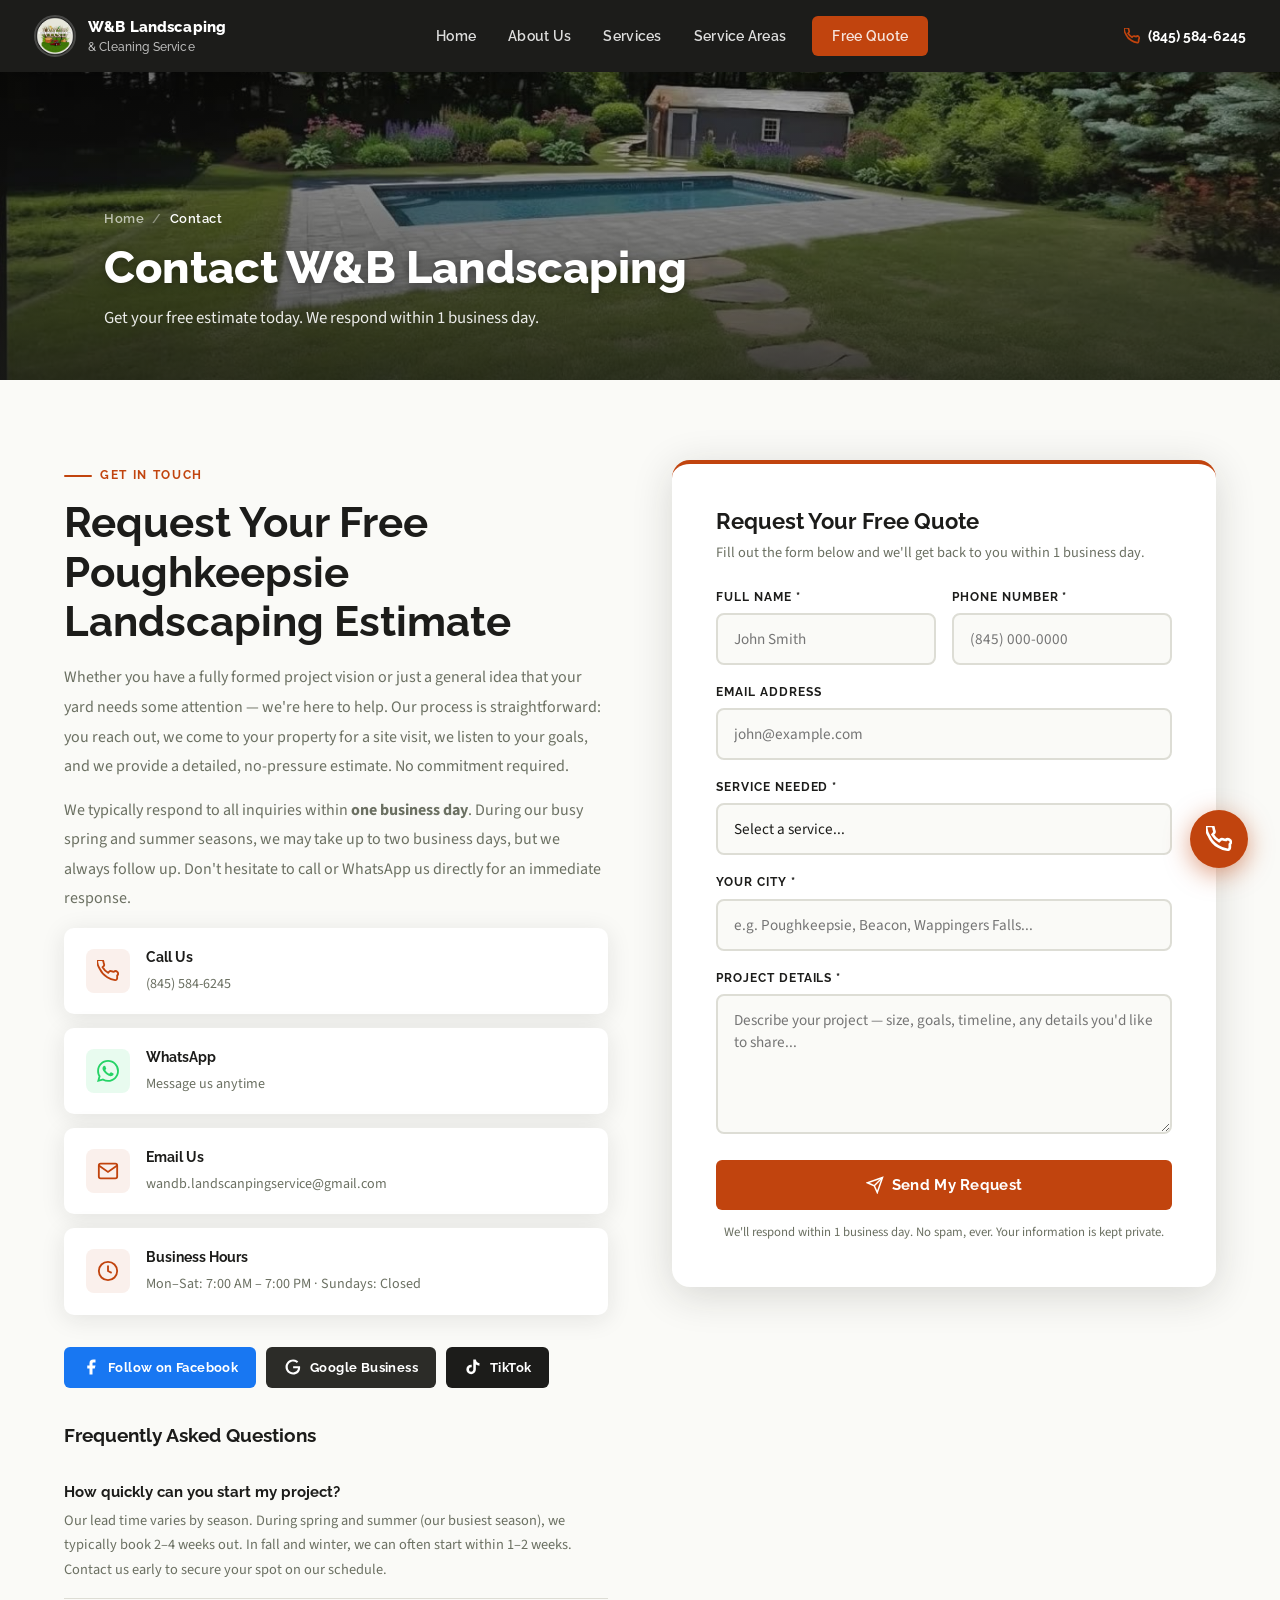
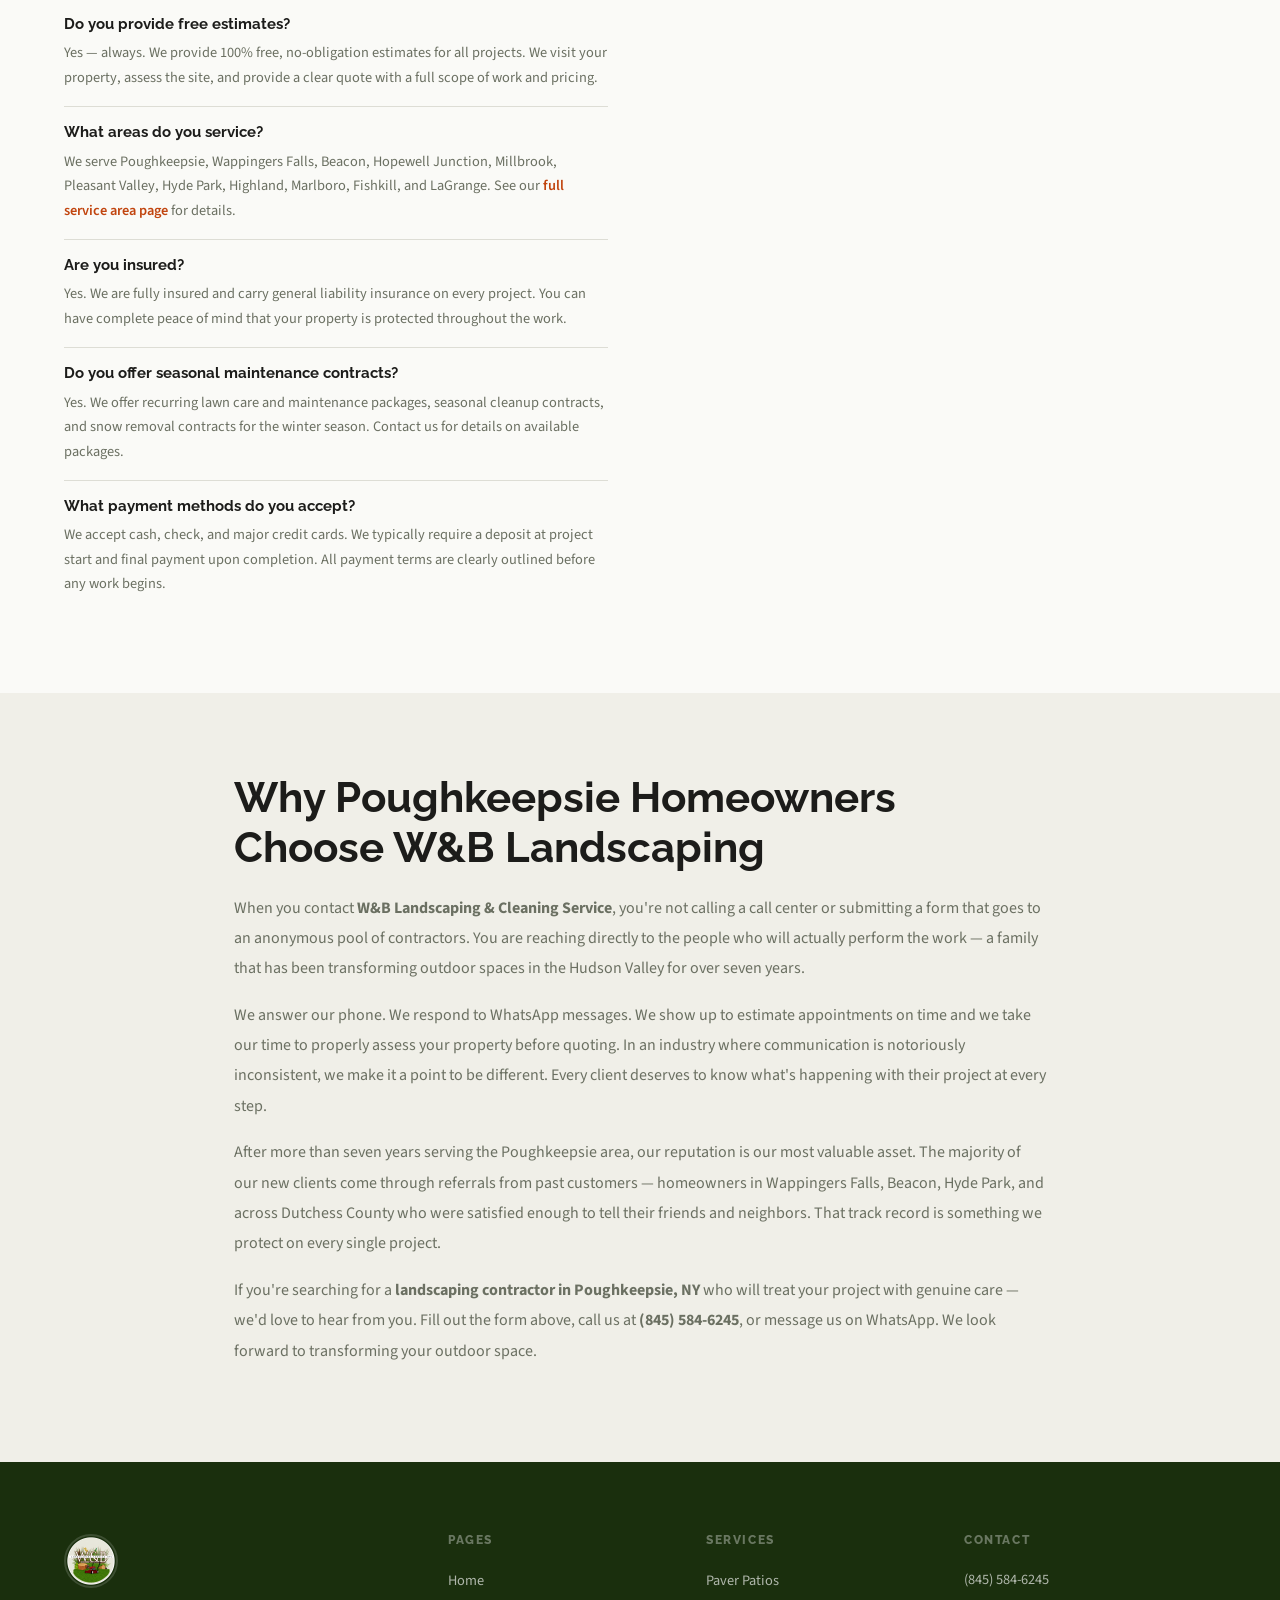
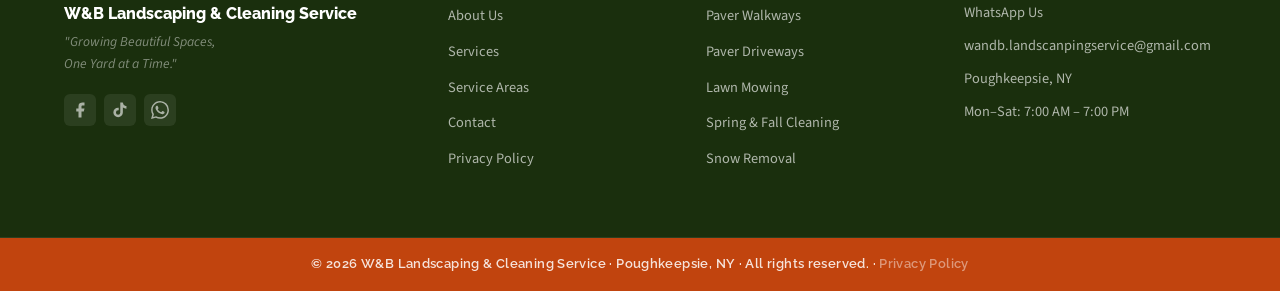
<file: contact.html>
<!DOCTYPE html>
<html lang="en">
<head>
  <meta charset="UTF-8" />
  <link rel="icon" type="image/png" href="assets/Logo no background.png" />
  <meta name="viewport" content="width=device-width, initial-scale=1.0" />
  <title>Contact Us | W&B Landscaping & Cleaning Service — Free Estimate Poughkeepsie NY (845) 584-6245</title>
  <meta name="description" content="Contact W&B Landscaping & Cleaning Service for a free estimate in Poughkeepsie NY. Call (845) 584-6245, message via WhatsApp, or fill out our quote form. Mon–Sat 7AM–7PM. Fully insured." />
  <meta name="keywords" content="landscaping estimate Poughkeepsie NY, contact landscaper Poughkeepsie, free landscaping estimate Hudson Valley, paver quote Poughkeepsie, lawn care estimate Wappingers Falls NY, landscaping contractor phone Poughkeepsie" />
  <meta name="robots" content="index, follow" />
  <link rel="canonical" href="https://wnblandscapingny.com/contact.html" />

  <meta property="og:type" content="website" />
  <meta property="og:title" content="Contact Us | W&B Landscaping & Cleaning Service — Poughkeepsie NY" />
  <meta property="og:description" content="Get your free landscaping or hardscaping estimate. Call (845) 584-6245 or message us via WhatsApp. Serving Poughkeepsie NY and the Hudson Valley." />
  <meta property="og:url" content="https://wnblandscapingny.com/contact.html" />
  <meta property="og:image" content="assets/Cover.jpeg" />

  <script type="application/ld+json">
  {
    "@context": "https://schema.org",
    "@type": "ContactPage",
    "name": "Contact W&B Landscaping & Cleaning Service",
    "url": "https://wnblandscapingny.com/contact.html",
    "mainEntity": {
      "@type": "LocalBusiness",
      "name": "W&B Landscaping & Cleaning Service",
      "telephone": "+18455846245",
      "email": "wandb.landscanpingservice@gmail.com",
      "address": { "@type": "PostalAddress", "addressLocality": "Poughkeepsie", "addressRegion": "NY", "addressCountry": "US" },
      "openingHoursSpecification": [
        { "@type": "OpeningHoursSpecification", "dayOfWeek": ["Monday","Tuesday","Wednesday","Thursday","Friday","Saturday"], "opens": "07:00", "closes": "19:00" }
      ]
    }
  }
  </script>

  <link rel="stylesheet" href="styles.css" />
  <link rel="preconnect" href="https://fonts.googleapis.com" />
  <link rel="preconnect" href="https://fonts.gstatic.com" crossorigin />
  <link href="https://fonts.googleapis.com/css2?family=Raleway:wght@400;500;600;700;800&family=Source+Sans+3:wght@400;500;600&display=swap" rel="stylesheet" />
</head>
<body>

  <header class="navbar scrolled" id="navbar">
    <div class="nav-container">
      <a href="index.html" class="nav-logo">
        <img loading="lazy" src="assets/Logo no background.png" alt="W&B Landscaping Logo" />
        <span>W&amp;B Landscaping<br><small>&amp; Cleaning Service</small></span>
      </a>
      <nav class="nav-links" id="navLinks">
        <a href="index.html">Home</a>
        <a href="about.html">About Us</a>
        <a href="services.html">Services</a>
        <a href="service-areas.html">Service Areas</a>
        <a href="contact.html" class="active nav-cta">Free Quote</a>
      </nav>
      <a href="tel:8455846245" class="nav-phone"><svg width="16" height="16" viewBox="0 0 24 24" fill="none" stroke="currentColor" stroke-width="2.5"><path d="M22 16.92v3a2 2 0 01-2.18 2 19.79 19.79 0 01-8.63-3.07A19.5 19.5 0 013.07 9.81 19.79 19.79 0 01.02 1.18 2 2 0 012 0h3a2 2 0 012 1.72c.127.96.361 1.903.7 2.81a2 2 0 01-.45 2.11L6.09 7.91a16 16 0 006 6l1.27-1.27a2 2 0 012.11-.45c.907.339 1.85.573 2.81.7A2 2 0 0122 16.92z"/></svg>(845) 584-6245</a><button class="nav-toggle" id="navToggle" aria-label="Toggle menu"><span></span><span></span><span></span></button>
    </div>
  </header>

  <!-- PAGE HERO -->
  <section class="page-hero" style="background-image:url('assets/Cover 2.jpeg')">
    <div class="page-hero-overlay"></div>
    <div class="page-hero-content">
      <nav class="breadcrumb" aria-label="breadcrumb">
        <a href="index.html">Home</a> <span>/</span> <span>Contact</span>
      </nav>
      <h1>Contact W&amp;B Landscaping</h1>
      <p>Get your free estimate today. We respond within 1 business day.</p>
    </div>
  </section>

  <!-- CONTACT MAIN -->
  <section class="page-section">
    <div class="container contact-page-grid">

      <!-- LEFT: info + FAQ -->
      <div class="contact-page-info">
        <span class="section-tag">Get In Touch</span>
        <h2>Request Your Free Poughkeepsie Landscaping Estimate</h2>
        <p>Whether you have a fully formed project vision or just a general idea that your yard needs some attention — we're here to help. Our process is straightforward: you reach out, we come to your property for a site visit, we listen to your goals, and we provide a detailed, no-pressure estimate. No commitment required.</p>
        <p>We typically respond to all inquiries within <strong>one business day</strong>. During our busy spring and summer seasons, we may take up to two business days, but we always follow up. Don't hesitate to call or WhatsApp us directly for an immediate response.</p>

        <div class="contact-methods">
          <a href="tel:8455846245" class="contact-method">
            <div class="cm-icon"><svg width="22" height="22" viewBox="0 0 24 24" fill="none" stroke="currentColor" stroke-width="2"><path d="M22 16.92v3a2 2 0 01-2.18 2 19.79 19.79 0 01-8.63-3.07A19.5 19.5 0 013.07 9.81 19.79 19.79 0 01.02 1.18 2 2 0 012 0h3a2 2 0 012 1.72c.127.96.361 1.903.7 2.81a2 2 0 01-.45 2.11L6.09 7.91a16 16 0 006 6l1.27-1.27a2 2 0 012.11-.45c.907.339 1.85.573 2.81.7A2 2 0 0122 16.92z"/></svg></div>
            <div><strong>Call Us</strong><span>(845) 584-6245</span></div>
          </a>
          <a href="https://wa.me/18455846245" target="_blank" rel="noopener" class="contact-method whatsapp">
            <div class="cm-icon whatsapp-icon"><svg width="22" height="22" viewBox="0 0 24 24" fill="currentColor"><path d="M17.472 14.382c-.297-.149-1.758-.867-2.03-.967-.273-.099-.471-.148-.67.15-.197.297-.767.966-.94 1.164-.173.199-.347.223-.644.075-.297-.15-1.255-.463-2.39-1.475-.883-.788-1.48-1.761-1.653-2.059-.173-.297-.018-.458.13-.606.134-.133.298-.347.446-.52.149-.174.198-.298.298-.497.099-.198.05-.371-.025-.52-.075-.149-.669-1.612-.916-2.207-.242-.579-.487-.5-.669-.51-.173-.008-.371-.01-.57-.01-.198 0-.52.074-.792.372-.272.297-1.04 1.016-1.04 2.479 0 1.462 1.065 2.875 1.213 3.074.149.198 2.096 3.2 5.077 4.487.709.306 1.262.489 1.694.625.712.227 1.36.195 1.871.118.571-.085 1.758-.719 2.006-1.413.248-.694.248-1.289.173-1.413-.074-.124-.272-.198-.57-.347m-5.421 7.403h-.004a9.87 9.87 0 01-5.031-1.378l-.361-.214-3.741.982.998-3.648-.235-.374a9.86 9.86 0 01-1.51-5.26c.001-5.45 4.436-9.884 9.888-9.884 2.64 0 5.122 1.03 6.988 2.898a9.825 9.825 0 012.893 6.994c-.003 5.45-4.437 9.884-9.885 9.884m8.413-18.297A11.815 11.815 0 0012.05 0C5.495 0 .16 5.335.157 11.892c0 2.096.547 4.142 1.588 5.945L.057 24l6.305-1.654a11.882 11.882 0 005.683 1.448h.005c6.554 0 11.89-5.335 11.893-11.893a11.821 11.821 0 00-3.48-8.413z"/></svg></div>
            <div><strong>WhatsApp</strong><span>Message us anytime</span></div>
          </a>
          <a href="mailto:wandb.landscanpingservice@gmail.com" class="contact-method">
            <div class="cm-icon"><svg width="22" height="22" viewBox="0 0 24 24" fill="none" stroke="currentColor" stroke-width="2"><path d="M4 4h16c1.1 0 2 .9 2 2v12c0 1.1-.9 2-2 2H4c-1.1 0-2-.9-2-2V6c0-1.1.9-2 2-2z"/><polyline points="22,6 12,13 2,6"/></svg></div>
            <div><strong>Email Us</strong><span>wandb.landscanpingservice@gmail.com</span></div>
          </a>
          <div class="contact-method no-link">
            <div class="cm-icon"><svg width="22" height="22" viewBox="0 0 24 24" fill="none" stroke="currentColor" stroke-width="2"><circle cx="12" cy="12" r="10"/><polyline points="12 6 12 12 16 14"/></svg></div>
            <div><strong>Business Hours</strong><span>Mon–Sat: 7:00 AM – 7:00 PM &middot; Sundays: Closed</span></div>
          </div>
        </div>

        <div class="contact-social-row">
          <a href="https://www.facebook.com/wnblandscapingny" target="_blank" rel="noopener" class="social-btn facebook">
            <svg width="18" height="18" viewBox="0 0 24 24" fill="currentColor"><path d="M18 2h-3a5 5 0 00-5 5v3H7v4h3v8h4v-8h3l1-4h-4V7a1 1 0 011-1h3z"/></svg>
            Follow on Facebook
          </a>
          <a href="https://maps.app.goo.gl/TaYQmjKnS86qcn668" target="_blank" rel="noopener" class="social-btn google">
            <svg width="18" height="18" viewBox="0 0 24 24" fill="currentColor"><path d="M21.35 11.1H12.18V13.83H18.69C18.36 17.64 15.19 19.27 12.19 19.27C8.36 19.27 5 16.25 5 12C5 7.9 8.2 4.73 12.2 4.73C15.29 4.73 17.1 6.7 17.1 6.7L19 4.72C19 4.72 16.56 2 12.1 2C6.42 2 2.03 6.8 2.03 12C2.03 17.05 6.16 22 12.25 22C17.6 22 21.5 18.33 21.5 12.91C21.5 11.76 21.35 11.1 21.35 11.1Z"/></svg>
            Google Business
          </a>
          <a href="https://www.tiktok.com/@wblandscanping" target="_blank" rel="noopener" class="social-btn tiktok">
            <svg width="18" height="18" viewBox="0 0 24 24" fill="currentColor"><path d="M19.59 6.69a4.83 4.83 0 01-3.77-4.25V2h-3.45v13.67a2.89 2.89 0 01-2.88 2.5 2.89 2.89 0 01-2.89-2.89 2.89 2.89 0 012.89-2.89c.28 0 .54.04.79.1V9.01a6.27 6.27 0 00-.79-.05 6.34 6.34 0 00-6.34 6.34 6.34 6.34 0 006.34 6.34 6.34 6.34 0 006.33-6.34V8.69a8.18 8.18 0 004.78 1.52V6.73a4.85 4.85 0 01-1.01-.04z"/></svg>
            TikTok
          </a>
        </div>

        <!-- FAQ -->
        <div class="contact-faq">
          <h3>Frequently Asked Questions</h3>
          <div class="faq-item">
            <h4>How quickly can you start my project?</h4>
            <p>Our lead time varies by season. During spring and summer (our busiest season), we typically book 2–4 weeks out. In fall and winter, we can often start within 1–2 weeks. Contact us early to secure your spot on our schedule.</p>
          </div>
          <div class="faq-item">
            <h4>Do you provide free estimates?</h4>
            <p>Yes — always. We provide 100% free, no-obligation estimates for all projects. We visit your property, assess the site, and provide a clear quote with a full scope of work and pricing.</p>
          </div>
          <div class="faq-item">
            <h4>What areas do you service?</h4>
            <p>We serve Poughkeepsie, Wappingers Falls, Beacon, Hopewell Junction, Millbrook, Pleasant Valley, Hyde Park, Highland, Marlboro, Fishkill, and LaGrange. See our <a href="service-areas.html">full service area page</a> for details.</p>
          </div>
          <div class="faq-item">
            <h4>Are you insured?</h4>
            <p>Yes. We are fully insured and carry general liability insurance on every project. You can have complete peace of mind that your property is protected throughout the work.</p>
          </div>
          <div class="faq-item">
            <h4>Do you offer seasonal maintenance contracts?</h4>
            <p>Yes. We offer recurring lawn care and maintenance packages, seasonal cleanup contracts, and snow removal contracts for the winter season. Contact us for details on available packages.</p>
          </div>
          <div class="faq-item">
            <h4>What payment methods do you accept?</h4>
            <p>We accept cash, check, and major credit cards. We typically require a deposit at project start and final payment upon completion. All payment terms are clearly outlined before any work begins.</p>
          </div>
        </div>
      </div>

      <!-- RIGHT: form -->
      <div class="contact-form-wrap">
        <form class="contact-form" id="contactFormMain" novalidate>
          <h3>Request Your Free Quote</h3>
          <p class="form-intro">Fill out the form below and we'll get back to you within 1 business day.</p>
          <div class="form-row">
            <div class="form-group">
              <label for="cName">Full Name *</label>
              <input type="text" id="cName" name="name" placeholder="John Smith" required />
            </div>
            <div class="form-group">
              <label for="cPhone">Phone Number *</label>
              <input type="tel" id="cPhone" name="phone" placeholder="(845) 000-0000" required />
            </div>
          </div>
          <div class="form-group">
            <label for="cEmail">Email Address</label>
            <input type="email" id="cEmail" name="email" placeholder="john@example.com" />
          </div>
          <div class="form-group">
            <label for="cService">Service Needed *</label>
            <select id="cService" name="service" required>
              <option value="">Select a service...</option>
              <optgroup label="Lawn Care &amp; Maintenance">
                <option>Lawn Mowing</option>
                <option>Garden Maintenance</option>
                <option>Spring Cleaning</option>
                <option>Fall Cleaning</option>
                <option>Mulch Installation</option>
                <option>Flower Beds</option>
              </optgroup>
              <optgroup label="Hardscape &amp; Pavers">
                <option>Paver Patio</option>
                <option>Paver Walkway</option>
                <option>Paver Driveway</option>
              </optgroup>
              <optgroup label="Other Services">
                <option>Landscape Design</option>
                <option>Snow Removal</option>
              </optgroup>
              <option>Multiple Services / Full Project</option>
              <option>Other / Not Sure</option>
            </select>
          </div>
          <div class="form-group">
            <label for="cCity">Your City *</label>
            <input type="text" id="cCity" name="city" placeholder="e.g. Poughkeepsie, Beacon, Wappingers Falls..." required />
          </div>
          <div class="form-group">
            <label for="cMessage">Project Details *</label>
            <textarea id="cMessage" name="message" rows="5" placeholder="Describe your project — size, goals, timeline, any details you'd like to share..." required></textarea>
          </div>
          <button type="submit" class="btn btn-primary btn-full">
            <svg width="18" height="18" viewBox="0 0 24 24" fill="none" stroke="currentColor" stroke-width="2"><line x1="22" y1="2" x2="11" y2="13"/><polygon points="22 2 15 22 11 13 2 9 22 2"/></svg>
            Send My Request
          </button>
          <p class="form-note">We'll respond within 1 business day. No spam, ever. Your information is kept private.</p>
        </form>
      </div>

    </div>
  </section>

  <!-- SEO BOTTOM -->
  <section class="page-section bg-light">
    <div class="container seo-text-block">
      <h2>Why Poughkeepsie Homeowners Choose W&amp;B Landscaping</h2>
      <p>When you contact <strong>W&amp;B Landscaping &amp; Cleaning Service</strong>, you're not calling a call center or submitting a form that goes to an anonymous pool of contractors. You are reaching directly to the people who will actually perform the work — a family that has been transforming outdoor spaces in the Hudson Valley for over seven years.</p>
      <p>We answer our phone. We respond to WhatsApp messages. We show up to estimate appointments on time and we take our time to properly assess your property before quoting. In an industry where communication is notoriously inconsistent, we make it a point to be different. Every client deserves to know what's happening with their project at every step.</p>
      <p>After more than seven years serving the Poughkeepsie area, our reputation is our most valuable asset. The majority of our new clients come through referrals from past customers — homeowners in Wappingers Falls, Beacon, Hyde Park, and across Dutchess County who were satisfied enough to tell their friends and neighbors. That track record is something we protect on every single project.</p>
      <p>If you're searching for a <strong>landscaping contractor in Poughkeepsie, NY</strong> who will treat your project with genuine care — we'd love to hear from you. Fill out the form above, call us at <strong>(845) 584-6245</strong>, or message us on WhatsApp. We look forward to transforming your outdoor space.</p>
    </div>
  </section>

  <footer class="footer">
    <div class="footer-top">
    <div class="container footer-grid">
      <div class="footer-brand"><img loading="lazy" src="assets/Logo no background.png" alt="W&B Landscaping Logo" /><p>W&amp;B Landscaping &amp; Cleaning Service</p><span class="footer-slogan">"Growing Beautiful Spaces,<br>One Yard at a Time."</span><div class="footer-social"><a href="https://www.facebook.com/wnblandscapingny" target="_blank" rel="noopener" aria-label="Facebook"><svg width="18" height="18" viewBox="0 0 24 24" fill="currentColor"><path d="M18 2h-3a5 5 0 00-5 5v3H7v4h3v8h4v-8h3l1-4h-4V7a1 1 0 011-1h3z"/></svg></a><a href="https://www.tiktok.com/@wblandscanping" target="_blank" rel="noopener" aria-label="TikTok"><svg width="18" height="18" viewBox="0 0 24 24" fill="currentColor"><path d="M19.59 6.69a4.83 4.83 0 01-3.77-4.25V2h-3.45v13.67a2.89 2.89 0 01-2.88 2.5 2.89 2.89 0 01-2.89-2.89 2.89 2.89 0 012.89-2.89c.28 0 .54.04.79.1V9.01a6.27 6.27 0 00-.79-.05 6.34 6.34 0 00-6.34 6.34 6.34 6.34 0 006.34 6.34 6.34 6.34 0 006.33-6.34V8.69a8.18 8.18 0 004.78 1.52V6.73a4.85 4.85 0 01-1.01-.04z"/></svg></a><a href="https://wa.me/18455846245" target="_blank" rel="noopener" aria-label="WhatsApp"><svg width="18" height="18" viewBox="0 0 24 24" fill="currentColor"><path d="M17.472 14.382c-.297-.149-1.758-.867-2.03-.967-.273-.099-.471-.148-.67.15-.197.297-.767.966-.94 1.164-.173.199-.347.223-.644.075-.297-.15-1.255-.463-2.39-1.475-.883-.788-1.48-1.761-1.653-2.059-.173-.297-.018-.458.13-.606.134-.133.298-.347.446-.52.149-.174.198-.298.298-.497.099-.198.05-.371-.025-.52-.075-.149-.669-1.612-.916-2.207-.242-.579-.487-.5-.669-.51-.173-.008-.371-.01-.57-.01-.198 0-.52.074-.792.372-.272.297-1.04 1.016-1.04 2.479 0 1.462 1.065 2.875 1.213 3.074.149.198 2.096 3.2 5.077 4.487.709.306 1.262.489 1.694.625.712.227 1.36.195 1.871.118.571-.085 1.758-.719 2.006-1.413.248-.694.248-1.289.173-1.413-.074-.124-.272-.198-.57-.347m-5.421 7.403h-.004a9.87 9.87 0 01-5.031-1.378l-.361-.214-3.741.982.998-3.648-.235-.374a9.86 9.86 0 01-1.51-5.26c.001-5.45 4.436-9.884 9.888-9.884 2.64 0 5.122 1.03 6.988 2.898a9.825 9.825 0 012.893 6.994c-.003 5.45-4.437 9.884-9.885 9.884m8.413-18.297A11.815 11.815 0 0012.05 0C5.495 0 .16 5.335.157 11.892c0 2.096.547 4.142 1.588 5.945L.057 24l6.305-1.654a11.882 11.882 0 005.683 1.448h.005c6.554 0 11.89-5.335 11.893-11.893a11.821 11.821 0 00-3.48-8.413z"/></svg></a></div></div>
      <div class="footer-links"><h5>Pages</h5><ul><li><a href="index.html">Home</a></li><li><a href="about.html">About Us</a></li><li><a href="services.html">Services</a></li><li><a href="service-areas.html">Service Areas</a></li><li><a href="contact.html">Contact</a></li><li><a href="privacy-policy.html">Privacy Policy</a></li></ul></div>
      <div class="footer-links"><h5>Services</h5><ul><li><a href="services.html#hardscape">Paver Patios</a></li><li><a href="services.html#hardscape">Paver Walkways</a></li><li><a href="services.html#hardscape">Paver Driveways</a></li><li><a href="services.html#lawn">Lawn Mowing</a></li><li><a href="services.html#lawn">Spring &amp; Fall Cleaning</a></li><li><a href="services.html#snow">Snow Removal</a></li></ul></div>
      <div class="footer-contact"><h5>Contact</h5><a href="tel:8455846245">(845) 584-6245</a><a href="https://wa.me/18455846245" target="_blank" rel="noopener">WhatsApp Us</a><a href="mailto:wandb.landscanpingservice@gmail.com">wandb.landscanpingservice@gmail.com</a><p>Poughkeepsie, NY</p><p>Mon–Sat: 7:00 AM – 7:00 PM</p></div>
    </div>
    </div>
    <hr class="footer-divider" />
    <div class="footer-bottom"><p>&copy; 2026 W&amp;B Landscaping &amp; Cleaning Service &middot; Poughkeepsie, NY &middot; All rights reserved. &middot; <a href="privacy-policy.html" style="color:rgba(255,255,255,.45)">Privacy Policy</a></p></div>
  </footer>

  <a href="tel:8455846245" class="float-cta" aria-label="Call W&amp;B Landscaping">
    <svg width="26" height="26" viewBox="0 0 24 24" fill="none" stroke="currentColor" stroke-width="2.5"><path d="M22 16.92v3a2 2 0 01-2.18 2 19.79 19.79 0 01-8.63-3.07A19.5 19.5 0 013.07 9.81 19.79 19.79 0 01.02 1.18 2 2 0 012 0h3a2 2 0 012 1.72c.127.96.361 1.903.7 2.81a2 2 0 01-.45 2.11L6.09 7.91a16 16 0 006 6l1.27-1.27a2 2 0 012.11-.45c.907.339 1.85.573 2.81.7A2 2 0 0122 16.92z"/></svg>
  </a>
  <script src="main.js"></script>
  <script>
    setupContactForm('contactFormMain', 'New Quote Request — Contact Page');
  </script>
</body>
</html>
</file>
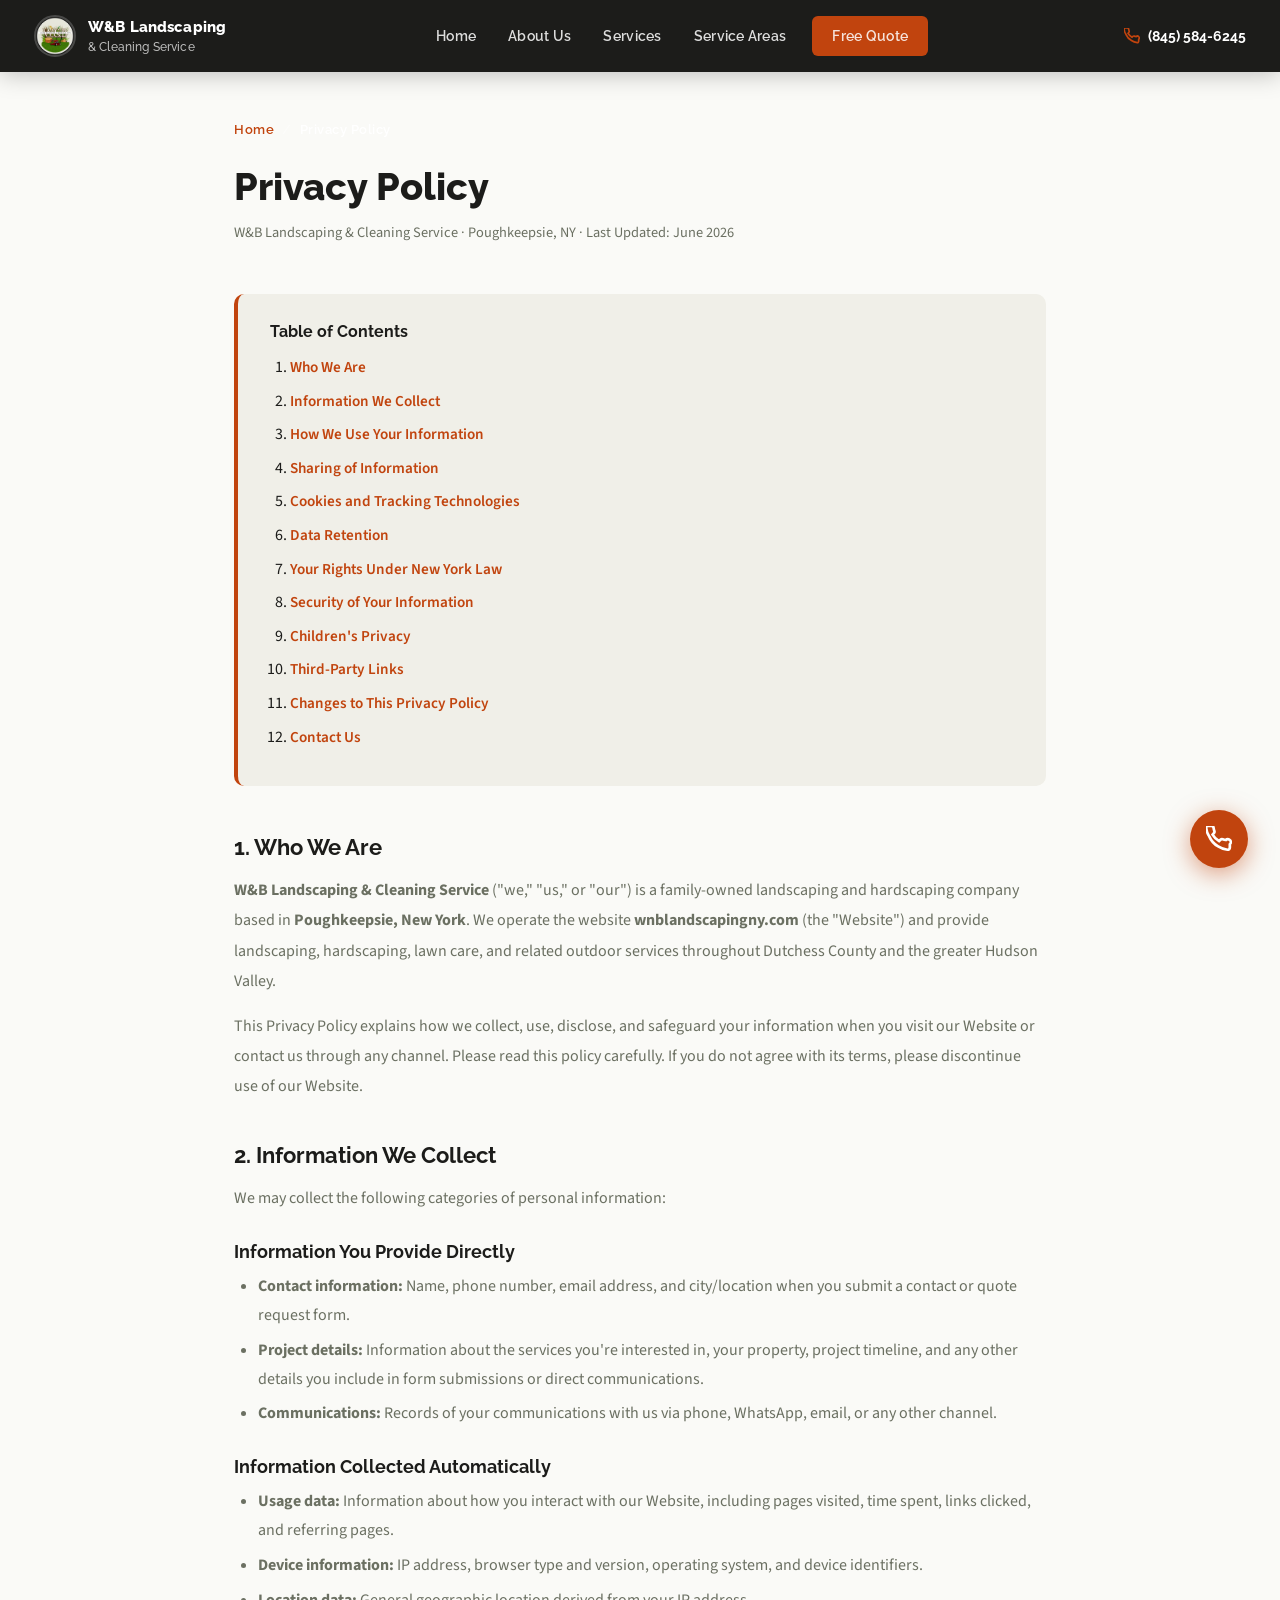
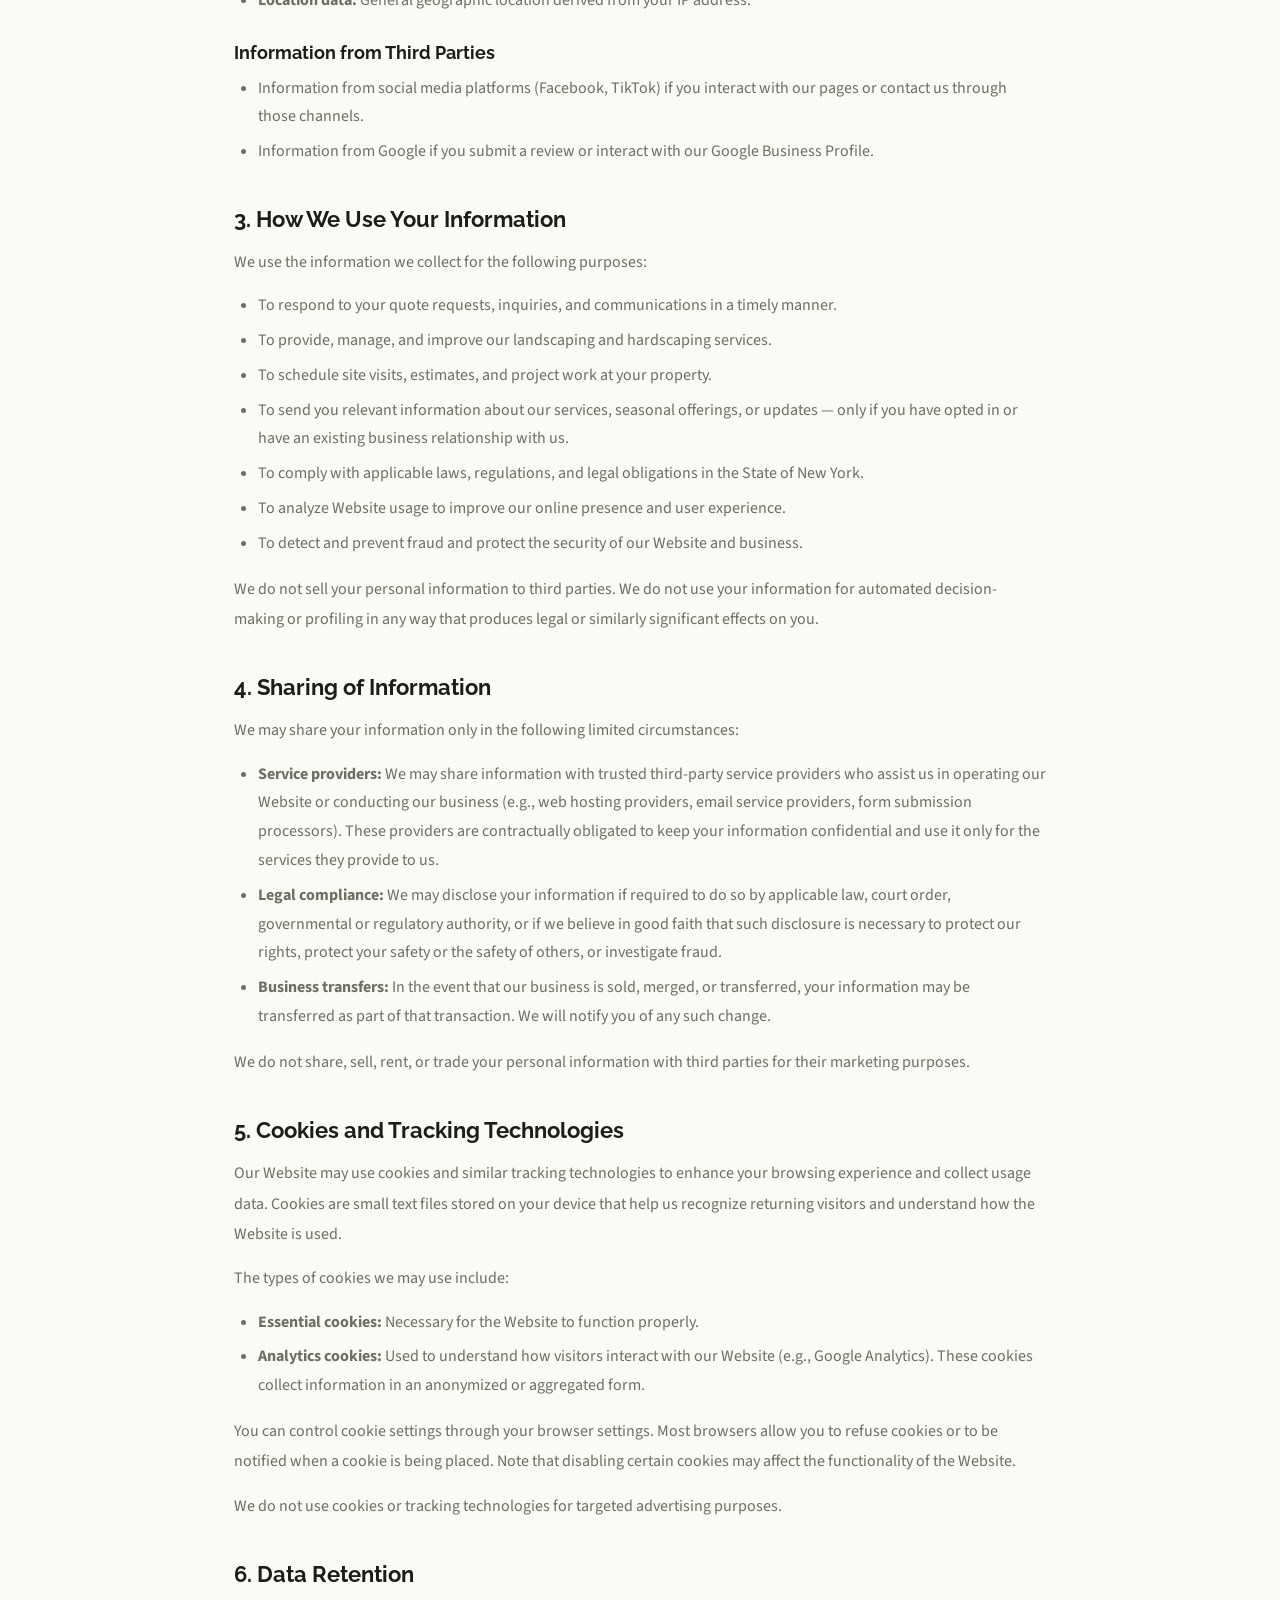
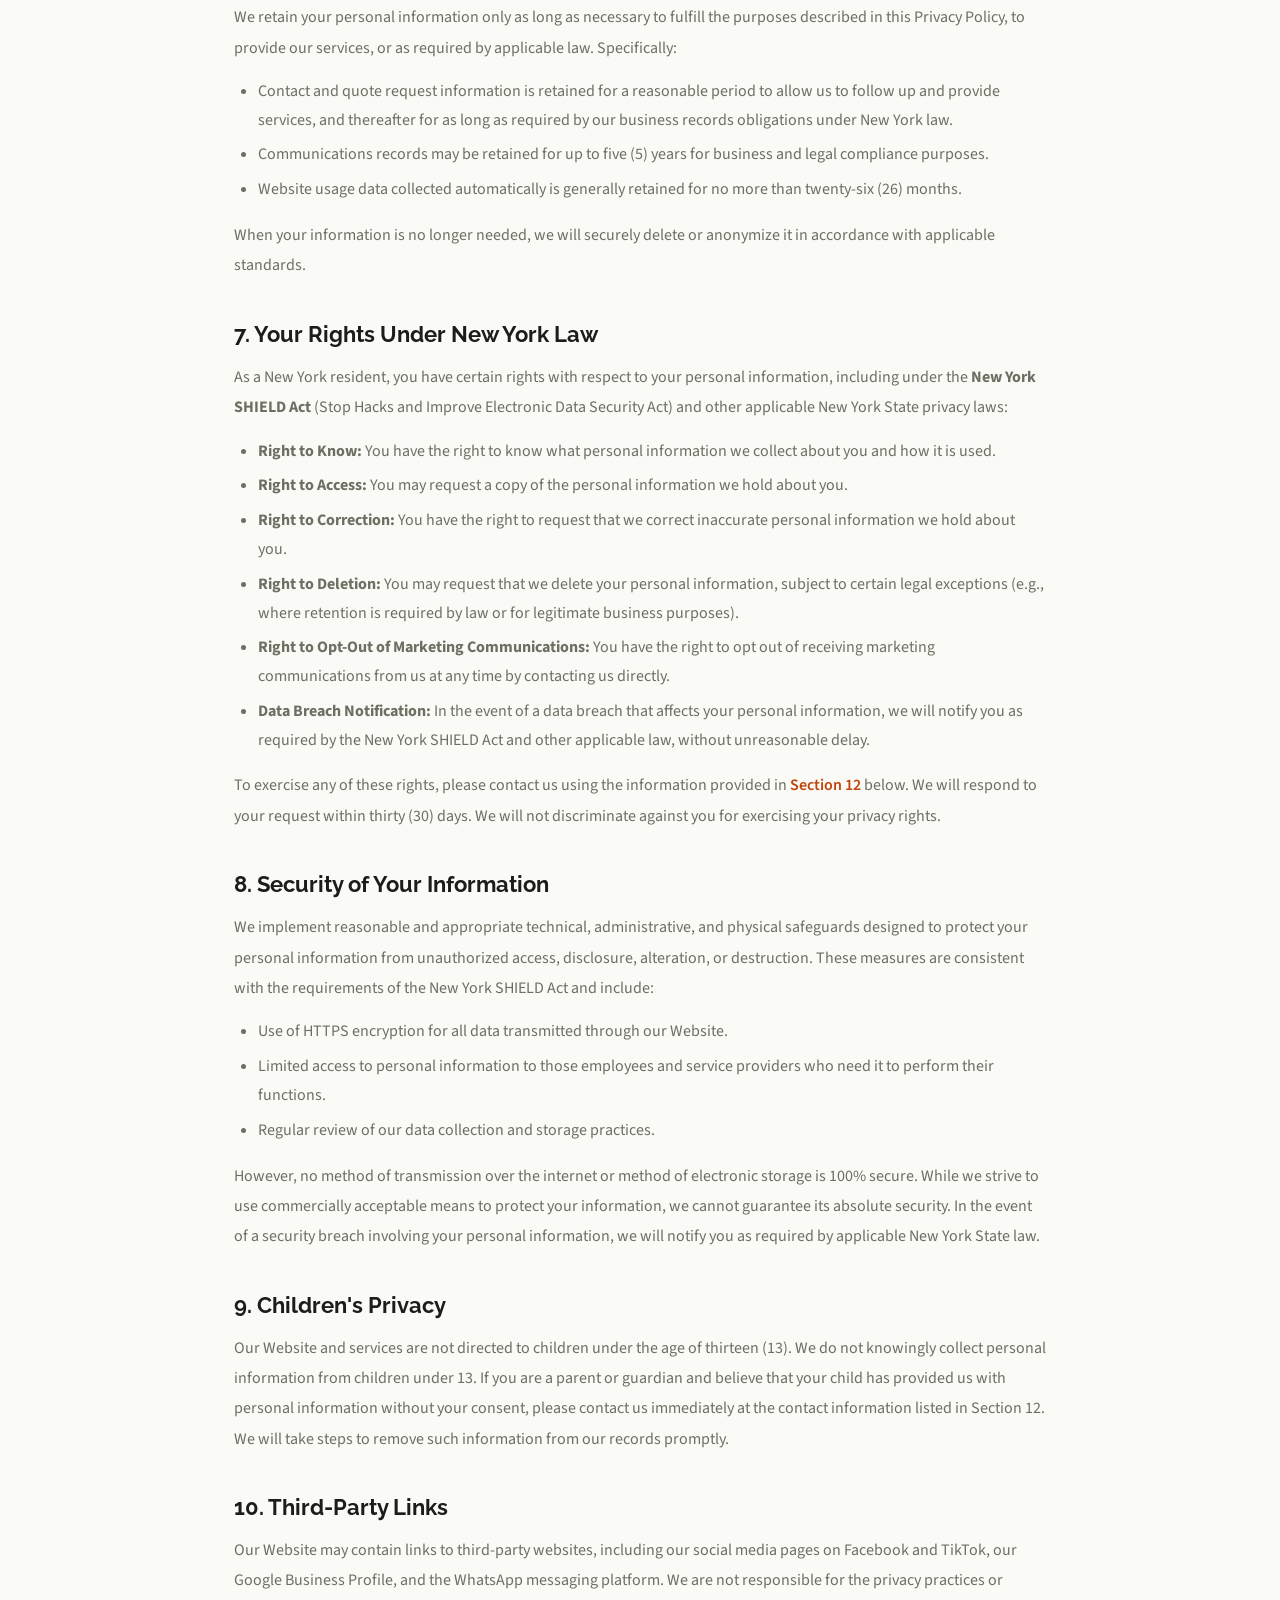
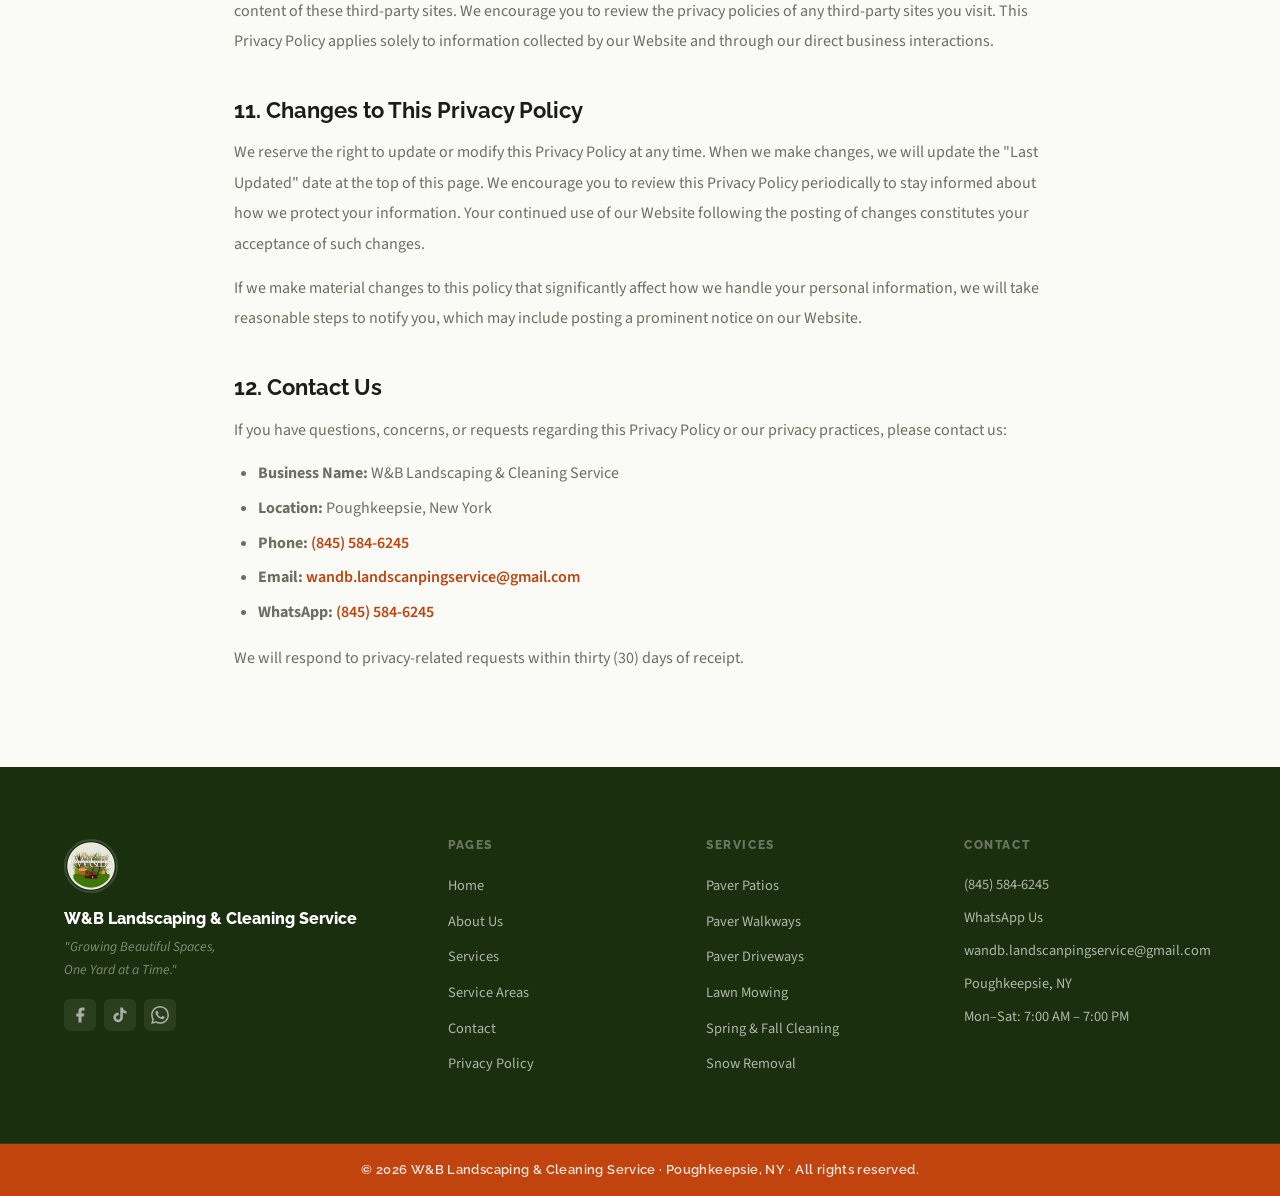
<file: privacy-policy.html>
<!DOCTYPE html>
<html lang="en">
<head>
  <meta charset="UTF-8" />
  <link rel="icon" type="image/png" href="assets/Logo no background.png" />
  <meta name="viewport" content="width=device-width, initial-scale=1.0" />
  <title>Privacy Policy | W&B Landscaping & Cleaning Service — Poughkeepsie NY</title>
  <meta name="description" content="Privacy Policy for W&B Landscaping & Cleaning Service, Poughkeepsie NY. Learn how we collect, use, and protect your personal information in compliance with New York State law." />
  <meta name="robots" content="noindex, follow" />
  <link rel="canonical" href="https://wnblandscapingny.com/privacy-policy.html" />

  <link rel="stylesheet" href="styles.css" />
  <link rel="preconnect" href="https://fonts.googleapis.com" />
  <link rel="preconnect" href="https://fonts.gstatic.com" crossorigin />
  <link href="https://fonts.googleapis.com/css2?family=Raleway:wght@400;500;600;700;800&family=Source+Sans+3:wght@400;500;600&display=swap" rel="stylesheet" />
</head>
<body>

  <header class="navbar scrolled" id="navbar">
    <div class="nav-container">
      <a href="index.html" class="nav-logo">
        <img loading="lazy" src="assets/Logo no background.png" alt="W&B Landscaping Logo" />
        <span>W&amp;B Landscaping<br><small>&amp; Cleaning Service</small></span>
      </a>
      <nav class="nav-links" id="navLinks">
        <a href="index.html">Home</a>
        <a href="about.html">About Us</a>
        <a href="services.html">Services</a>
        <a href="service-areas.html">Service Areas</a>
        <a href="contact.html" class="nav-cta">Free Quote</a>
      </nav>
      <a href="tel:8455846245" class="nav-phone"><svg width="16" height="16" viewBox="0 0 24 24" fill="none" stroke="currentColor" stroke-width="2.5"><path d="M22 16.92v3a2 2 0 01-2.18 2 19.79 19.79 0 01-8.63-3.07A19.5 19.5 0 013.07 9.81 19.79 19.79 0 01.02 1.18 2 2 0 012 0h3a2 2 0 012 1.72c.127.96.361 1.903.7 2.81a2 2 0 01-.45 2.11L6.09 7.91a16 16 0 006 6l1.27-1.27a2 2 0 012.11-.45c.907.339 1.85.573 2.81.7A2 2 0 0122 16.92z"/></svg>(845) 584-6245</a><button class="nav-toggle" id="navToggle" aria-label="Toggle menu"><span></span><span></span><span></span></button>
    </div>
  </header>

  <div class="privacy-content" style="padding-top:120px">

    <nav class="breadcrumb" aria-label="breadcrumb" style="margin-bottom:24px">
      <a href="index.html">Home</a> <span>/</span> <span>Privacy Policy</span>
    </nav>

    <h1>Privacy Policy</h1>
    <p class="meta">W&amp;B Landscaping &amp; Cleaning Service &middot; Poughkeepsie, NY &middot; Last Updated: June 2026</p>

    <div class="privacy-toc">
      <h3>Table of Contents</h3>
      <ol>
        <li><a href="#section1">Who We Are</a></li>
        <li><a href="#section2">Information We Collect</a></li>
        <li><a href="#section3">How We Use Your Information</a></li>
        <li><a href="#section4">Sharing of Information</a></li>
        <li><a href="#section5">Cookies and Tracking Technologies</a></li>
        <li><a href="#section6">Data Retention</a></li>
        <li><a href="#section7">Your Rights Under New York Law</a></li>
        <li><a href="#section8">Security of Your Information</a></li>
        <li><a href="#section9">Children's Privacy</a></li>
        <li><a href="#section10">Third-Party Links</a></li>
        <li><a href="#section11">Changes to This Privacy Policy</a></li>
        <li><a href="#section12">Contact Us</a></li>
      </ol>
    </div>

    <h2 id="section1">1. Who We Are</h2>
    <p><strong>W&amp;B Landscaping &amp; Cleaning Service</strong> ("we," "us," or "our") is a family-owned landscaping and hardscaping company based in <strong>Poughkeepsie, New York</strong>. We operate the website <strong>wnblandscapingny.com</strong> (the "Website") and provide landscaping, hardscaping, lawn care, and related outdoor services throughout Dutchess County and the greater Hudson Valley.</p>
    <p>This Privacy Policy explains how we collect, use, disclose, and safeguard your information when you visit our Website or contact us through any channel. Please read this policy carefully. If you do not agree with its terms, please discontinue use of our Website.</p>

    <h2 id="section2">2. Information We Collect</h2>
    <p>We may collect the following categories of personal information:</p>

    <h3>Information You Provide Directly</h3>
    <ul>
      <li><strong>Contact information:</strong> Name, phone number, email address, and city/location when you submit a contact or quote request form.</li>
      <li><strong>Project details:</strong> Information about the services you're interested in, your property, project timeline, and any other details you include in form submissions or direct communications.</li>
      <li><strong>Communications:</strong> Records of your communications with us via phone, WhatsApp, email, or any other channel.</li>
    </ul>

    <h3>Information Collected Automatically</h3>
    <ul>
      <li><strong>Usage data:</strong> Information about how you interact with our Website, including pages visited, time spent, links clicked, and referring pages.</li>
      <li><strong>Device information:</strong> IP address, browser type and version, operating system, and device identifiers.</li>
      <li><strong>Location data:</strong> General geographic location derived from your IP address.</li>
    </ul>

    <h3>Information from Third Parties</h3>
    <ul>
      <li>Information from social media platforms (Facebook, TikTok) if you interact with our pages or contact us through those channels.</li>
      <li>Information from Google if you submit a review or interact with our Google Business Profile.</li>
    </ul>

    <h2 id="section3">3. How We Use Your Information</h2>
    <p>We use the information we collect for the following purposes:</p>
    <ul>
      <li>To respond to your quote requests, inquiries, and communications in a timely manner.</li>
      <li>To provide, manage, and improve our landscaping and hardscaping services.</li>
      <li>To schedule site visits, estimates, and project work at your property.</li>
      <li>To send you relevant information about our services, seasonal offerings, or updates — only if you have opted in or have an existing business relationship with us.</li>
      <li>To comply with applicable laws, regulations, and legal obligations in the State of New York.</li>
      <li>To analyze Website usage to improve our online presence and user experience.</li>
      <li>To detect and prevent fraud and protect the security of our Website and business.</li>
    </ul>
    <p>We do not sell your personal information to third parties. We do not use your information for automated decision-making or profiling in any way that produces legal or similarly significant effects on you.</p>

    <h2 id="section4">4. Sharing of Information</h2>
    <p>We may share your information only in the following limited circumstances:</p>
    <ul>
      <li><strong>Service providers:</strong> We may share information with trusted third-party service providers who assist us in operating our Website or conducting our business (e.g., web hosting providers, email service providers, form submission processors). These providers are contractually obligated to keep your information confidential and use it only for the services they provide to us.</li>
      <li><strong>Legal compliance:</strong> We may disclose your information if required to do so by applicable law, court order, governmental or regulatory authority, or if we believe in good faith that such disclosure is necessary to protect our rights, protect your safety or the safety of others, or investigate fraud.</li>
      <li><strong>Business transfers:</strong> In the event that our business is sold, merged, or transferred, your information may be transferred as part of that transaction. We will notify you of any such change.</li>
    </ul>
    <p>We do not share, sell, rent, or trade your personal information with third parties for their marketing purposes.</p>

    <h2 id="section5">5. Cookies and Tracking Technologies</h2>
    <p>Our Website may use cookies and similar tracking technologies to enhance your browsing experience and collect usage data. Cookies are small text files stored on your device that help us recognize returning visitors and understand how the Website is used.</p>
    <p>The types of cookies we may use include:</p>
    <ul>
      <li><strong>Essential cookies:</strong> Necessary for the Website to function properly.</li>
      <li><strong>Analytics cookies:</strong> Used to understand how visitors interact with our Website (e.g., Google Analytics). These cookies collect information in an anonymized or aggregated form.</li>
    </ul>
    <p>You can control cookie settings through your browser settings. Most browsers allow you to refuse cookies or to be notified when a cookie is being placed. Note that disabling certain cookies may affect the functionality of the Website.</p>
    <p>We do not use cookies or tracking technologies for targeted advertising purposes.</p>

    <h2 id="section6">6. Data Retention</h2>
    <p>We retain your personal information only as long as necessary to fulfill the purposes described in this Privacy Policy, to provide our services, or as required by applicable law. Specifically:</p>
    <ul>
      <li>Contact and quote request information is retained for a reasonable period to allow us to follow up and provide services, and thereafter for as long as required by our business records obligations under New York law.</li>
      <li>Communications records may be retained for up to five (5) years for business and legal compliance purposes.</li>
      <li>Website usage data collected automatically is generally retained for no more than twenty-six (26) months.</li>
    </ul>
    <p>When your information is no longer needed, we will securely delete or anonymize it in accordance with applicable standards.</p>

    <h2 id="section7">7. Your Rights Under New York Law</h2>
    <p>As a New York resident, you have certain rights with respect to your personal information, including under the <strong>New York SHIELD Act</strong> (Stop Hacks and Improve Electronic Data Security Act) and other applicable New York State privacy laws:</p>
    <ul>
      <li><strong>Right to Know:</strong> You have the right to know what personal information we collect about you and how it is used.</li>
      <li><strong>Right to Access:</strong> You may request a copy of the personal information we hold about you.</li>
      <li><strong>Right to Correction:</strong> You have the right to request that we correct inaccurate personal information we hold about you.</li>
      <li><strong>Right to Deletion:</strong> You may request that we delete your personal information, subject to certain legal exceptions (e.g., where retention is required by law or for legitimate business purposes).</li>
      <li><strong>Right to Opt-Out of Marketing Communications:</strong> You have the right to opt out of receiving marketing communications from us at any time by contacting us directly.</li>
      <li><strong>Data Breach Notification:</strong> In the event of a data breach that affects your personal information, we will notify you as required by the New York SHIELD Act and other applicable law, without unreasonable delay.</li>
    </ul>
    <p>To exercise any of these rights, please contact us using the information provided in <a href="#section12">Section 12</a> below. We will respond to your request within thirty (30) days. We will not discriminate against you for exercising your privacy rights.</p>

    <h2 id="section8">8. Security of Your Information</h2>
    <p>We implement reasonable and appropriate technical, administrative, and physical safeguards designed to protect your personal information from unauthorized access, disclosure, alteration, or destruction. These measures are consistent with the requirements of the New York SHIELD Act and include:</p>
    <ul>
      <li>Use of HTTPS encryption for all data transmitted through our Website.</li>
      <li>Limited access to personal information to those employees and service providers who need it to perform their functions.</li>
      <li>Regular review of our data collection and storage practices.</li>
    </ul>
    <p>However, no method of transmission over the internet or method of electronic storage is 100% secure. While we strive to use commercially acceptable means to protect your information, we cannot guarantee its absolute security. In the event of a security breach involving your personal information, we will notify you as required by applicable New York State law.</p>

    <h2 id="section9">9. Children's Privacy</h2>
    <p>Our Website and services are not directed to children under the age of thirteen (13). We do not knowingly collect personal information from children under 13. If you are a parent or guardian and believe that your child has provided us with personal information without your consent, please contact us immediately at the contact information listed in Section 12. We will take steps to remove such information from our records promptly.</p>

    <h2 id="section10">10. Third-Party Links</h2>
    <p>Our Website may contain links to third-party websites, including our social media pages on Facebook and TikTok, our Google Business Profile, and the WhatsApp messaging platform. We are not responsible for the privacy practices or content of these third-party sites. We encourage you to review the privacy policies of any third-party sites you visit. This Privacy Policy applies solely to information collected by our Website and through our direct business interactions.</p>

    <h2 id="section11">11. Changes to This Privacy Policy</h2>
    <p>We reserve the right to update or modify this Privacy Policy at any time. When we make changes, we will update the "Last Updated" date at the top of this page. We encourage you to review this Privacy Policy periodically to stay informed about how we protect your information. Your continued use of our Website following the posting of changes constitutes your acceptance of such changes.</p>
    <p>If we make material changes to this policy that significantly affect how we handle your personal information, we will take reasonable steps to notify you, which may include posting a prominent notice on our Website.</p>

    <h2 id="section12">12. Contact Us</h2>
    <p>If you have questions, concerns, or requests regarding this Privacy Policy or our privacy practices, please contact us:</p>
    <ul>
      <li><strong>Business Name:</strong> W&amp;B Landscaping &amp; Cleaning Service</li>
      <li><strong>Location:</strong> Poughkeepsie, New York</li>
      <li><strong>Phone:</strong> <a href="tel:8455846245">(845) 584-6245</a></li>
      <li><strong>Email:</strong> <a href="mailto:wandb.landscanpingservice@gmail.com">wandb.landscanpingservice@gmail.com</a></li>
      <li><strong>WhatsApp:</strong> <a href="https://wa.me/18455846245" target="_blank" rel="noopener">(845) 584-6245</a></li>
    </ul>
    <p>We will respond to privacy-related requests within thirty (30) days of receipt.</p>

  </div>

  <!-- FOOTER -->
  <footer class="footer">
    <div class="footer-top">
    <div class="container footer-grid">
      <div class="footer-brand"><img loading="lazy" src="assets/Logo no background.png" alt="W&B Landscaping Logo" /><p>W&amp;B Landscaping &amp; Cleaning Service</p><span class="footer-slogan">"Growing Beautiful Spaces,<br>One Yard at a Time."</span><div class="footer-social"><a href="https://www.facebook.com/wnblandscapingny" target="_blank" rel="noopener" aria-label="Facebook"><svg width="18" height="18" viewBox="0 0 24 24" fill="currentColor"><path d="M18 2h-3a5 5 0 00-5 5v3H7v4h3v8h4v-8h3l1-4h-4V7a1 1 0 011-1h3z"/></svg></a><a href="https://www.tiktok.com/@wblandscanping" target="_blank" rel="noopener" aria-label="TikTok"><svg width="18" height="18" viewBox="0 0 24 24" fill="currentColor"><path d="M19.59 6.69a4.83 4.83 0 01-3.77-4.25V2h-3.45v13.67a2.89 2.89 0 01-2.88 2.5 2.89 2.89 0 01-2.89-2.89 2.89 2.89 0 012.89-2.89c.28 0 .54.04.79.1V9.01a6.27 6.27 0 00-.79-.05 6.34 6.34 0 00-6.34 6.34 6.34 6.34 0 006.34 6.34 6.34 6.34 0 006.33-6.34V8.69a8.18 8.18 0 004.78 1.52V6.73a4.85 4.85 0 01-1.01-.04z"/></svg></a><a href="https://wa.me/18455846245" target="_blank" rel="noopener" aria-label="WhatsApp"><svg width="18" height="18" viewBox="0 0 24 24" fill="currentColor"><path d="M17.472 14.382c-.297-.149-1.758-.867-2.03-.967-.273-.099-.471-.148-.67.15-.197.297-.767.966-.94 1.164-.173.199-.347.223-.644.075-.297-.15-1.255-.463-2.39-1.475-.883-.788-1.48-1.761-1.653-2.059-.173-.297-.018-.458.13-.606.134-.133.298-.347.446-.52.149-.174.198-.298.298-.497.099-.198.05-.371-.025-.52-.075-.149-.669-1.612-.916-2.207-.242-.579-.487-.5-.669-.51-.173-.008-.371-.01-.57-.01-.198 0-.52.074-.792.372-.272.297-1.04 1.016-1.04 2.479 0 1.462 1.065 2.875 1.213 3.074.149.198 2.096 3.2 5.077 4.487.709.306 1.262.489 1.694.625.712.227 1.36.195 1.871.118.571-.085 1.758-.719 2.006-1.413.248-.694.248-1.289.173-1.413-.074-.124-.272-.198-.57-.347m-5.421 7.403h-.004a9.87 9.87 0 01-5.031-1.378l-.361-.214-3.741.982.998-3.648-.235-.374a9.86 9.86 0 01-1.51-5.26c.001-5.45 4.436-9.884 9.888-9.884 2.64 0 5.122 1.03 6.988 2.898a9.825 9.825 0 012.893 6.994c-.003 5.45-4.437 9.884-9.885 9.884m8.413-18.297A11.815 11.815 0 0012.05 0C5.495 0 .16 5.335.157 11.892c0 2.096.547 4.142 1.588 5.945L.057 24l6.305-1.654a11.882 11.882 0 005.683 1.448h.005c6.554 0 11.89-5.335 11.893-11.893a11.821 11.821 0 00-3.48-8.413z"/></svg></a></div></div>
      <div class="footer-links"><h5>Pages</h5><ul><li><a href="index.html">Home</a></li><li><a href="about.html">About Us</a></li><li><a href="services.html">Services</a></li><li><a href="service-areas.html">Service Areas</a></li><li><a href="contact.html">Contact</a></li><li><a href="privacy-policy.html">Privacy Policy</a></li></ul></div>
      <div class="footer-links"><h5>Services</h5><ul><li><a href="services.html#hardscape">Paver Patios</a></li><li><a href="services.html#hardscape">Paver Walkways</a></li><li><a href="services.html#hardscape">Paver Driveways</a></li><li><a href="services.html#lawn">Lawn Mowing</a></li><li><a href="services.html#lawn">Spring &amp; Fall Cleaning</a></li><li><a href="services.html#snow">Snow Removal</a></li></ul></div>
      <div class="footer-contact"><h5>Contact</h5><a href="tel:8455846245">(845) 584-6245</a><a href="https://wa.me/18455846245" target="_blank" rel="noopener">WhatsApp Us</a><a href="mailto:wandb.landscanpingservice@gmail.com">wandb.landscanpingservice@gmail.com</a><p>Poughkeepsie, NY</p><p>Mon–Sat: 7:00 AM – 7:00 PM</p></div>
    </div>
    </div>
    <hr class="footer-divider" />
    <div class="footer-bottom"><p>&copy; 2026 W&amp;B Landscaping &amp; Cleaning Service &middot; Poughkeepsie, NY &middot; All rights reserved.</p></div>
  </footer>

  <a href="tel:8455846245" class="float-cta" aria-label="Call W&amp;B Landscaping">
    <svg width="26" height="26" viewBox="0 0 24 24" fill="none" stroke="currentColor" stroke-width="2.5"><path d="M22 16.92v3a2 2 0 01-2.18 2 19.79 19.79 0 01-8.63-3.07A19.5 19.5 0 013.07 9.81 19.79 19.79 0 01.02 1.18 2 2 0 012 0h3a2 2 0 012 1.72c.127.96.361 1.903.7 2.81a2 2 0 01-.45 2.11L6.09 7.91a16 16 0 006 6l1.27-1.27a2 2 0 012.11-.45c.907.339 1.85.573 2.81.7A2 2 0 0122 16.92z"/></svg>
  </a>
  <script src="main.js"></script>
</body>
</html>
</file>
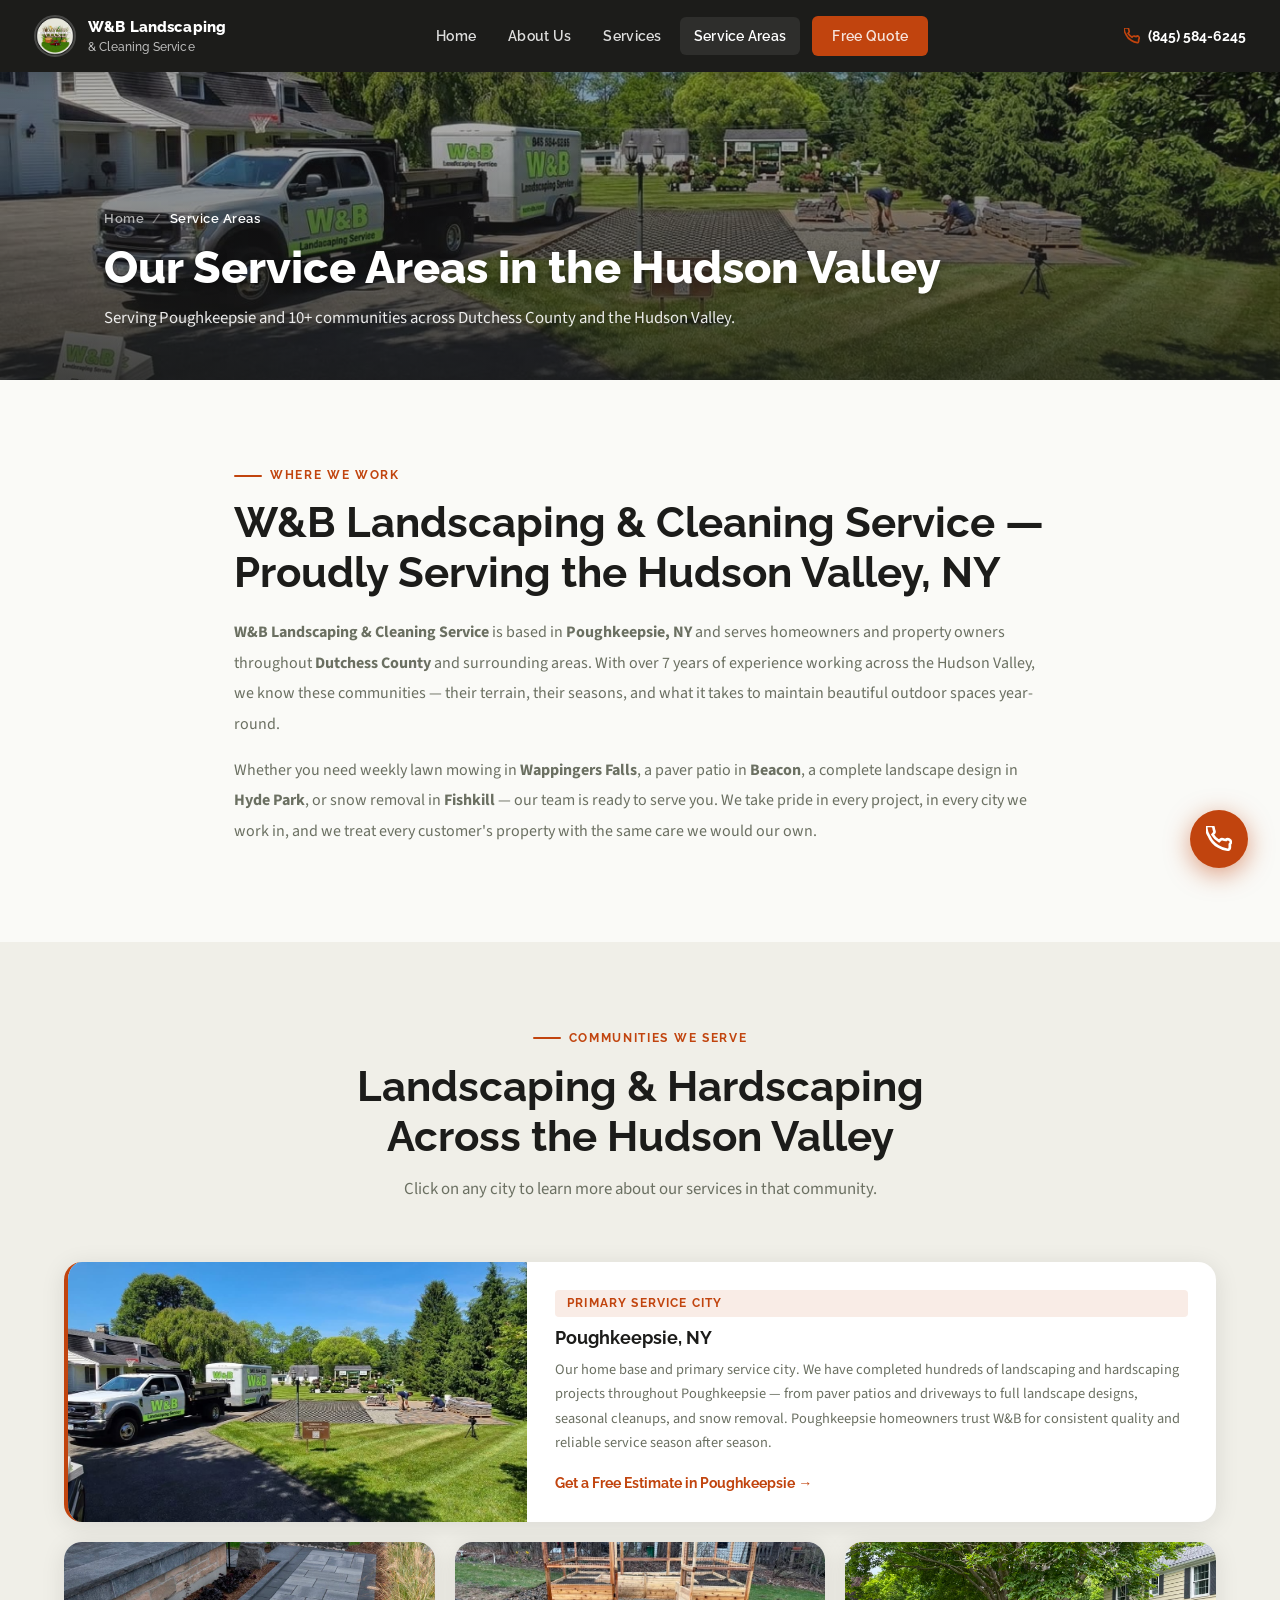
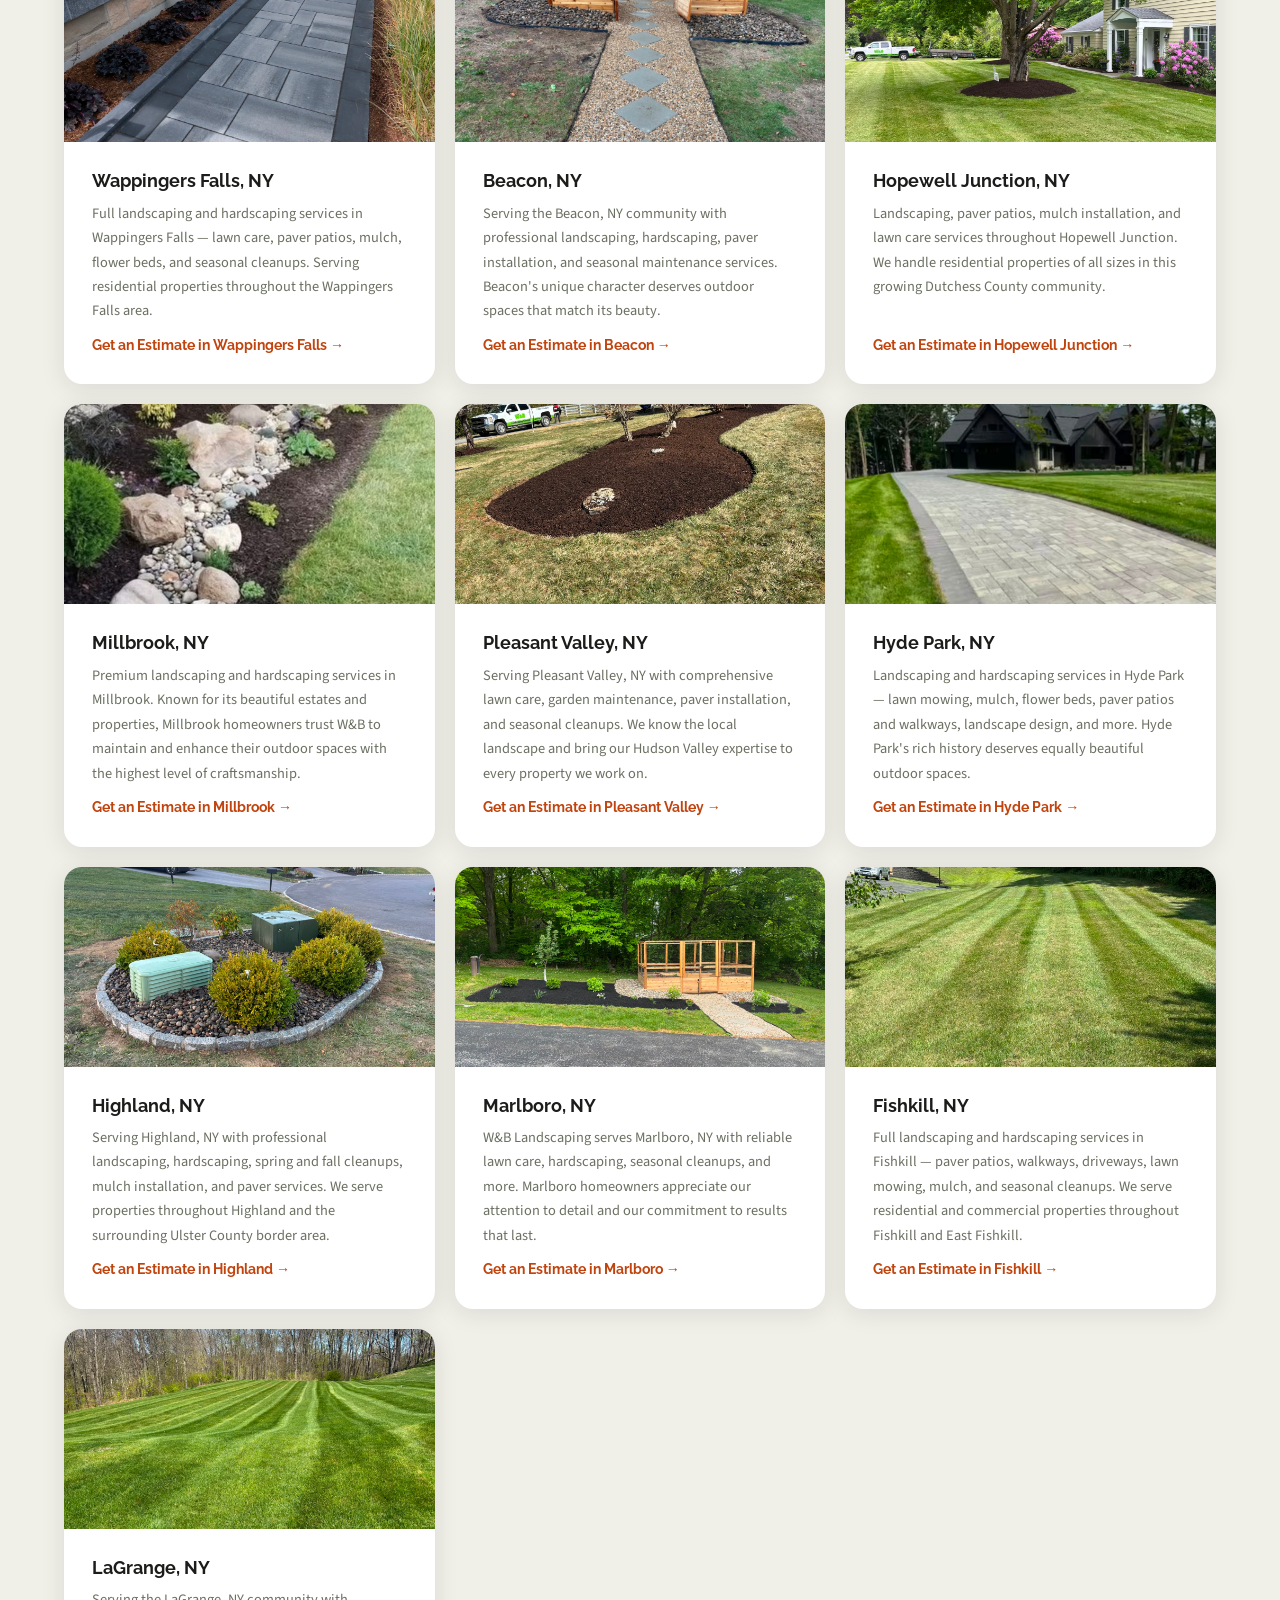
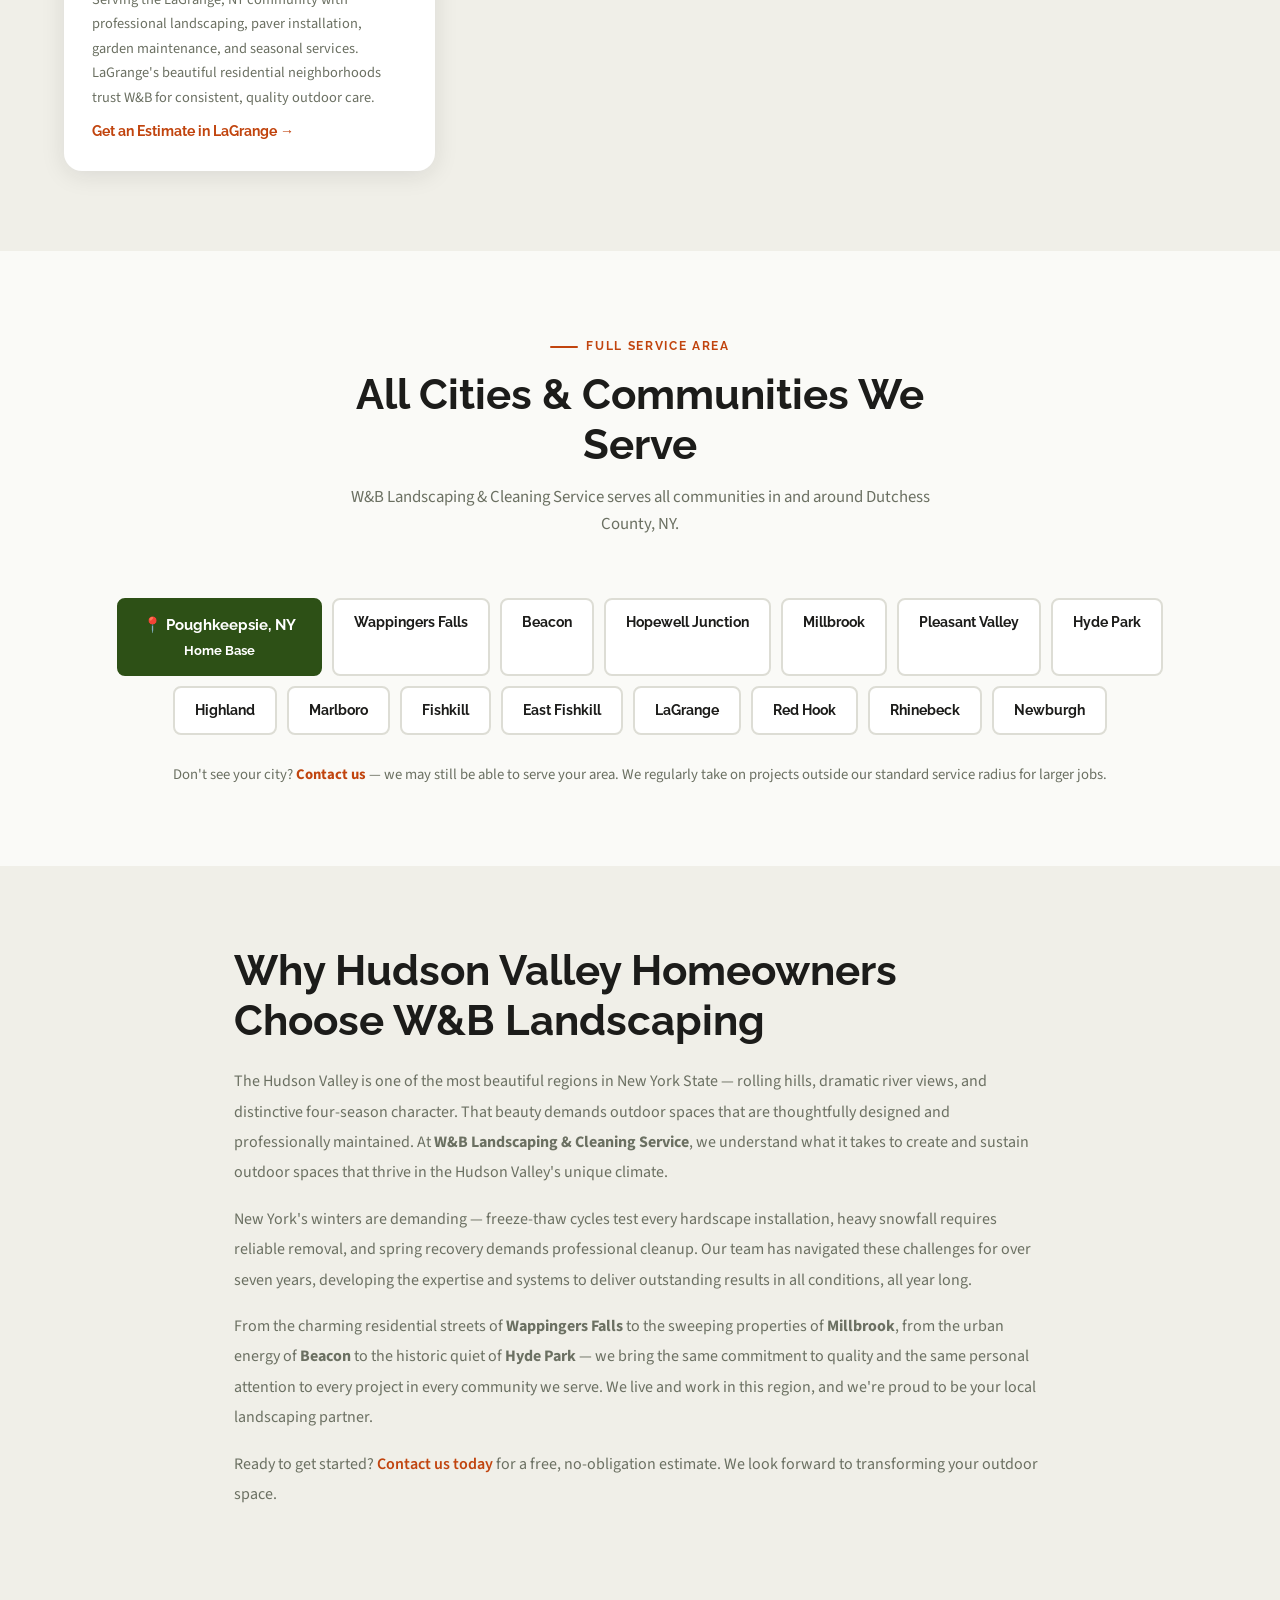
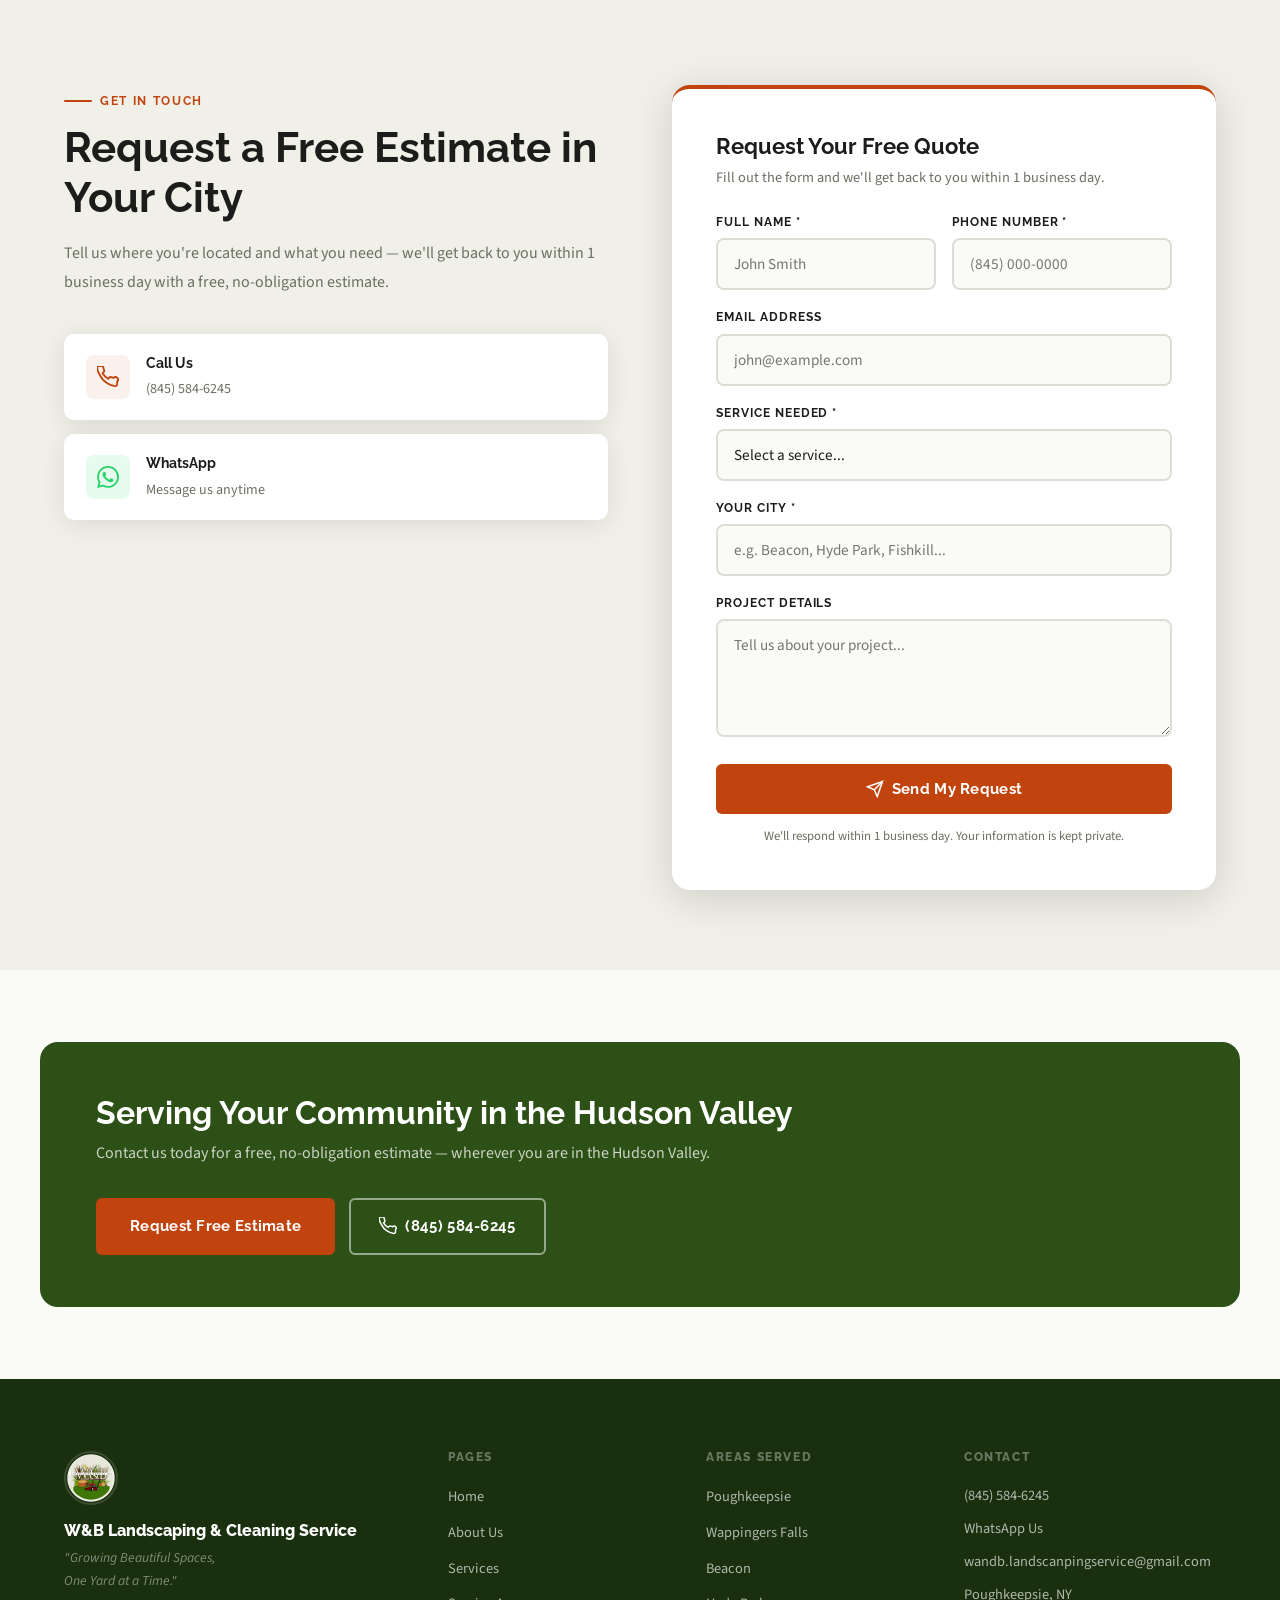
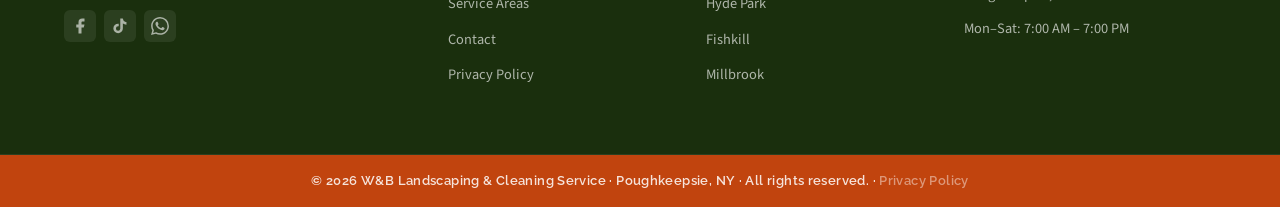
<file: service-areas.html>
<!DOCTYPE html>
<html lang="en">
<head>
  <meta charset="UTF-8" />
  <link rel="icon" type="image/png" href="assets/Logo no background.png" />
  <meta name="viewport" content="width=device-width, initial-scale=1.0" />
  <title>Service Areas | W&B Landscaping — Poughkeepsie, Wappingers Falls, Beacon NY & More</title>
  <meta name="description" content="W&B Landscaping & Cleaning Service serves Poughkeepsie, Wappingers Falls, Beacon, Hopewell Junction, Millbrook, Pleasant Valley, Hyde Park, Highland, Marlboro, Fishkill, and LaGrange NY. Fully insured landscaping & hardscaping." />
  <meta name="keywords" content="landscaping Poughkeepsie NY, landscaping Wappingers Falls, landscaping Beacon NY, landscaping Hopewell Junction, landscaping Hyde Park NY, landscaping Fishkill NY, landscaping Millbrook NY, Hudson Valley landscaping, Dutchess County landscaping" />
  <meta name="robots" content="index, follow" />
  <link rel="canonical" href="https://wnblandscapingny.com/service-areas.html" />

  <meta property="og:type" content="website" />
  <meta property="og:title" content="Service Areas | W&B Landscaping & Cleaning Service — Hudson Valley NY" />
  <meta property="og:description" content="Serving Poughkeepsie, Wappingers Falls, Beacon, Hyde Park, Fishkill and all of Dutchess County. Fully insured. Free estimates." />
  <meta property="og:url" content="https://wnblandscapingny.com/service-areas.html" />
  <meta property="og:image" content="assets/Cover.jpeg" />

  <link rel="stylesheet" href="styles.css" />
  <link rel="preconnect" href="https://fonts.googleapis.com" />
  <link rel="preconnect" href="https://fonts.gstatic.com" crossorigin />
  <link href="https://fonts.googleapis.com/css2?family=Raleway:wght@400;500;600;700;800&family=Source+Sans+3:wght@400;500;600&display=swap" rel="stylesheet" />
</head>
<body>

  <header class="navbar scrolled" id="navbar">
    <div class="nav-container">
      <a href="index.html" class="nav-logo">
        <img loading="lazy" src="assets/Logo no background.png" alt="W&B Landscaping Logo" />
        <span>W&amp;B Landscaping<br><small>&amp; Cleaning Service</small></span>
      </a>
      <nav class="nav-links" id="navLinks">
        <a href="index.html">Home</a>
        <a href="about.html">About Us</a>
        <a href="services.html">Services</a>
        <a href="service-areas.html" class="active">Service Areas</a>
        <a href="contact.html" class="nav-cta">Free Quote</a>
      </nav>
      <a href="tel:8455846245" class="nav-phone"><svg width="16" height="16" viewBox="0 0 24 24" fill="none" stroke="currentColor" stroke-width="2.5"><path d="M22 16.92v3a2 2 0 01-2.18 2 19.79 19.79 0 01-8.63-3.07A19.5 19.5 0 013.07 9.81 19.79 19.79 0 01.02 1.18 2 2 0 012 0h3a2 2 0 012 1.72c.127.96.361 1.903.7 2.81a2 2 0 01-.45 2.11L6.09 7.91a16 16 0 006 6l1.27-1.27a2 2 0 012.11-.45c.907.339 1.85.573 2.81.7A2 2 0 0122 16.92z"/></svg>(845) 584-6245</a><button class="nav-toggle" id="navToggle" aria-label="Toggle menu"><span></span><span></span><span></span></button>
    </div>
  </header>

  <!-- PAGE HERO -->
  <section class="page-hero" style="background-image:url('assets/Cover.jpeg')">
    <div class="page-hero-overlay"></div>
    <div class="page-hero-content">
      <nav class="breadcrumb" aria-label="breadcrumb">
        <a href="index.html">Home</a> <span>/</span> <span>Service Areas</span>
      </nav>
      <h1>Our Service Areas in the Hudson Valley</h1>
      <p>Serving Poughkeepsie and 10+ communities across Dutchess County and the Hudson Valley.</p>
    </div>
  </section>

  <!-- INTRO -->
  <section class="page-section">
    <div class="container seo-text-block">
      <span class="section-tag">Where We Work</span>
      <h2>W&amp;B Landscaping &amp; Cleaning Service — Proudly Serving the Hudson Valley, NY</h2>
      <p><strong>W&amp;B Landscaping &amp; Cleaning Service</strong> is based in <strong>Poughkeepsie, NY</strong> and serves homeowners and property owners throughout <strong>Dutchess County</strong> and surrounding areas. With over 7 years of experience working across the Hudson Valley, we know these communities — their terrain, their seasons, and what it takes to maintain beautiful outdoor spaces year-round.</p>
      <p>Whether you need weekly lawn mowing in <strong>Wappingers Falls</strong>, a paver patio in <strong>Beacon</strong>, a complete landscape design in <strong>Hyde Park</strong>, or snow removal in <strong>Fishkill</strong> — our team is ready to serve you. We take pride in every project, in every city we work in, and we treat every customer's property with the same care we would our own.</p>
    </div>
  </section>

  <!-- CITY CARDS -->
  <section class="page-section bg-light">
    <div class="container">
      <div class="section-header">
        <span class="section-tag">Communities We Serve</span>
        <h2>Landscaping &amp; Hardscaping Across the Hudson Valley</h2>
        <p>Click on any city to learn more about our services in that community.</p>
      </div>
      <div class="city-cards-grid">

        <!-- FEATURED: Poughkeepsie -->
        <div class="city-card featured">
          <img src="assets/Cover.jpeg" alt="Landscaping services in Poughkeepsie NY" loading="lazy" />
          <div class="city-card-body">
            <span class="city-badge primary">Primary Service City</span>
            <h3>Poughkeepsie, NY</h3>
            <p>Our home base and primary service city. We have completed hundreds of landscaping and hardscaping projects throughout Poughkeepsie — from paver patios and driveways to full landscape designs, seasonal cleanups, and snow removal. Poughkeepsie homeowners trust W&amp;B for consistent quality and reliable service season after season.</p>
            <a href="contact.html" class="city-link">Get a Free Estimate in Poughkeepsie &rarr;</a>
          </div>
        </div>

        <div class="city-card">
          <img src="assets/WhatsApp Image 2026-06-03 at 8.16.08 PM.jpeg" alt="Landscaping Wappingers Falls NY" loading="lazy" />
          <div class="city-card-body">
            <h3>Wappingers Falls, NY</h3>
            <p>Full landscaping and hardscaping services in Wappingers Falls — lawn care, paver patios, mulch, flower beds, and seasonal cleanups. Serving residential properties throughout the Wappingers Falls area.</p>
            <a href="contact.html" class="city-link">Get an Estimate in Wappingers Falls &rarr;</a>
          </div>
        </div>

        <div class="city-card">
          <img src="assets/WhatsApp Image 2026-06-03 at 8.17.06 PM.jpeg" alt="Landscaping Beacon NY" loading="lazy" />
          <div class="city-card-body">
            <h3>Beacon, NY</h3>
            <p>Serving the Beacon, NY community with professional landscaping, hardscaping, paver installation, and seasonal maintenance services. Beacon's unique character deserves outdoor spaces that match its beauty.</p>
            <a href="contact.html" class="city-link">Get an Estimate in Beacon &rarr;</a>
          </div>
        </div>

        <div class="city-card">
          <img src="assets/WhatsApp Image 2026-06-03 at 8.17.42 PM.jpeg" alt="Landscaping Hopewell Junction NY" loading="lazy" />
          <div class="city-card-body">
            <h3>Hopewell Junction, NY</h3>
            <p>Landscaping, paver patios, mulch installation, and lawn care services throughout Hopewell Junction. We handle residential properties of all sizes in this growing Dutchess County community.</p>
            <a href="contact.html" class="city-link">Get an Estimate in Hopewell Junction &rarr;</a>
          </div>
        </div>

        <div class="city-card">
          <img src="assets/WhatsApp Image 2026-06-03 at 8.18.44 PM.jpeg" alt="Landscaping Millbrook NY" loading="lazy" />
          <div class="city-card-body">
            <h3>Millbrook, NY</h3>
            <p>Premium landscaping and hardscaping services in Millbrook. Known for its beautiful estates and properties, Millbrook homeowners trust W&amp;B to maintain and enhance their outdoor spaces with the highest level of craftsmanship.</p>
            <a href="contact.html" class="city-link">Get an Estimate in Millbrook &rarr;</a>
          </div>
        </div>

        <div class="city-card">
          <img src="assets/WhatsApp Image 2026-06-03 at 8.16.48 PM.jpeg" alt="Landscaping Pleasant Valley NY" loading="lazy" />
          <div class="city-card-body">
            <h3>Pleasant Valley, NY</h3>
            <p>Serving Pleasant Valley, NY with comprehensive lawn care, garden maintenance, paver installation, and seasonal cleanups. We know the local landscape and bring our Hudson Valley expertise to every property we work on.</p>
            <a href="contact.html" class="city-link">Get an Estimate in Pleasant Valley &rarr;</a>
          </div>
        </div>

        <div class="city-card">
          <img src="assets/WhatsApp Image 2026-06-03 at 8.16.58 PM.jpeg" alt="Landscaping Hyde Park NY" loading="lazy" />
          <div class="city-card-body">
            <h3>Hyde Park, NY</h3>
            <p>Landscaping and hardscaping services in Hyde Park — lawn mowing, mulch, flower beds, paver patios and walkways, landscape design, and more. Hyde Park's rich history deserves equally beautiful outdoor spaces.</p>
            <a href="contact.html" class="city-link">Get an Estimate in Hyde Park &rarr;</a>
          </div>
        </div>

        <div class="city-card">
          <img src="assets/WhatsApp Image 2026-06-03 at 8.17.15 PM.jpeg" alt="Landscaping Highland NY" loading="lazy" />
          <div class="city-card-body">
            <h3>Highland, NY</h3>
            <p>Serving Highland, NY with professional landscaping, hardscaping, spring and fall cleanups, mulch installation, and paver services. We serve properties throughout Highland and the surrounding Ulster County border area.</p>
            <a href="contact.html" class="city-link">Get an Estimate in Highland &rarr;</a>
          </div>
        </div>

        <div class="city-card">
          <img src="assets/WhatsApp Image 2026-06-03 at 8.19.35 PM.jpeg" alt="Landscaping Marlboro NY" loading="lazy" />
          <div class="city-card-body">
            <h3>Marlboro, NY</h3>
            <p>W&amp;B Landscaping serves Marlboro, NY with reliable lawn care, hardscaping, seasonal cleanups, and more. Marlboro homeowners appreciate our attention to detail and our commitment to results that last.</p>
            <a href="contact.html" class="city-link">Get an Estimate in Marlboro &rarr;</a>
          </div>
        </div>

        <div class="city-card">
          <img src="assets/WhatsApp Image 2026-06-03 at 8.21.02 PM.jpeg" alt="Landscaping Fishkill NY" loading="lazy" />
          <div class="city-card-body">
            <h3>Fishkill, NY</h3>
            <p>Full landscaping and hardscaping services in Fishkill — paver patios, walkways, driveways, lawn mowing, mulch, and seasonal cleanups. We serve residential and commercial properties throughout Fishkill and East Fishkill.</p>
            <a href="contact.html" class="city-link">Get an Estimate in Fishkill &rarr;</a>
          </div>
        </div>

        <div class="city-card">
          <img src="assets/WhatsApp Image 2026-06-03 at 8.21.11 PM.jpeg" alt="Landscaping LaGrange NY" loading="lazy" />
          <div class="city-card-body">
            <h3>LaGrange, NY</h3>
            <p>Serving the LaGrange, NY community with professional landscaping, paver installation, garden maintenance, and seasonal services. LaGrange's beautiful residential neighborhoods trust W&amp;B for consistent, quality outdoor care.</p>
            <a href="contact.html" class="city-link">Get an Estimate in LaGrange &rarr;</a>
          </div>
        </div>

      </div>
    </div>
  </section>

  <!-- ALL CITIES GRID -->
  <section class="page-section">
    <div class="container">
      <div class="section-header">
        <span class="section-tag">Full Service Area</span>
        <h2>All Cities &amp; Communities We Serve</h2>
        <p>W&amp;B Landscaping &amp; Cleaning Service serves all communities in and around Dutchess County, NY.</p>
      </div>
      <div class="areas-grid">
        <div class="area-card primary">📍 Poughkeepsie, NY<small>Home Base</small></div>
        <div class="area-card">Wappingers Falls</div>
        <div class="area-card">Beacon</div>
        <div class="area-card">Hopewell Junction</div>
        <div class="area-card">Millbrook</div>
        <div class="area-card">Pleasant Valley</div>
        <div class="area-card">Hyde Park</div>
        <div class="area-card">Highland</div>
        <div class="area-card">Marlboro</div>
        <div class="area-card">Fishkill</div>
        <div class="area-card">East Fishkill</div>
        <div class="area-card">LaGrange</div>
        <div class="area-card">Red Hook</div>
        <div class="area-card">Rhinebeck</div>
        <div class="area-card">Newburgh</div>
      </div>
      <p class="areas-note" style="margin-top:24px">Don't see your city? <a href="contact.html">Contact us</a> — we may still be able to serve your area. We regularly take on projects outside our standard service radius for larger jobs.</p>
    </div>
  </section>

  <!-- SEO TEXT -->
  <section class="page-section bg-light">
    <div class="container seo-text-block">
      <h2>Why Hudson Valley Homeowners Choose W&amp;B Landscaping</h2>
      <p>The Hudson Valley is one of the most beautiful regions in New York State — rolling hills, dramatic river views, and distinctive four-season character. That beauty demands outdoor spaces that are thoughtfully designed and professionally maintained. At <strong>W&amp;B Landscaping &amp; Cleaning Service</strong>, we understand what it takes to create and sustain outdoor spaces that thrive in the Hudson Valley's unique climate.</p>
      <p>New York's winters are demanding — freeze-thaw cycles test every hardscape installation, heavy snowfall requires reliable removal, and spring recovery demands professional cleanup. Our team has navigated these challenges for over seven years, developing the expertise and systems to deliver outstanding results in all conditions, all year long.</p>
      <p>From the charming residential streets of <strong>Wappingers Falls</strong> to the sweeping properties of <strong>Millbrook</strong>, from the urban energy of <strong>Beacon</strong> to the historic quiet of <strong>Hyde Park</strong> — we bring the same commitment to quality and the same personal attention to every project in every community we serve. We live and work in this region, and we're proud to be your local landscaping partner.</p>
      <p>Ready to get started? <a href="contact.html">Contact us today</a> for a free, no-obligation estimate. We look forward to transforming your outdoor space.</p>
    </div>
  </section>

  <!-- CONTACT FORM -->
  <section class="contact page-section" id="contact">
    <div class="container contact-grid">
      <div class="contact-info">
        <span class="section-tag">Get In Touch</span>
        <h2>Request a Free Estimate in Your City</h2>
        <p>Tell us where you're located and what you need — we'll get back to you within 1 business day with a free, no-obligation estimate.</p>
        <div class="contact-methods">
          <a href="tel:8455846245" class="contact-method">
            <div class="cm-icon"><svg width="22" height="22" viewBox="0 0 24 24" fill="none" stroke="currentColor" stroke-width="2"><path d="M22 16.92v3a2 2 0 01-2.18 2 19.79 19.79 0 01-8.63-3.07A19.5 19.5 0 013.07 9.81 19.79 19.79 0 01.02 1.18 2 2 0 012 0h3a2 2 0 012 1.72c.127.96.361 1.903.7 2.81a2 2 0 01-.45 2.11L6.09 7.91a16 16 0 006 6l1.27-1.27a2 2 0 012.11-.45c.907.339 1.85.573 2.81.7A2 2 0 0122 16.92z"/></svg></div>
            <div><strong>Call Us</strong><span>(845) 584-6245</span></div>
          </a>
          <a href="https://wa.me/18455846245" target="_blank" rel="noopener" class="contact-method whatsapp">
            <div class="cm-icon whatsapp-icon"><svg width="22" height="22" viewBox="0 0 24 24" fill="currentColor"><path d="M17.472 14.382c-.297-.149-1.758-.867-2.03-.967-.273-.099-.471-.148-.67.15-.197.297-.767.966-.94 1.164-.173.199-.347.223-.644.075-.297-.15-1.255-.463-2.39-1.475-.883-.788-1.48-1.761-1.653-2.059-.173-.297-.018-.458.13-.606.134-.133.298-.347.446-.52.149-.174.198-.298.298-.497.099-.198.05-.371-.025-.52-.075-.149-.669-1.612-.916-2.207-.242-.579-.487-.5-.669-.51-.173-.008-.371-.01-.57-.01-.198 0-.52.074-.792.372-.272.297-1.04 1.016-1.04 2.479 0 1.462 1.065 2.875 1.213 3.074.149.198 2.096 3.2 5.077 4.487.709.306 1.262.489 1.694.625.712.227 1.36.195 1.871.118.571-.085 1.758-.719 2.006-1.413.248-.694.248-1.289.173-1.413-.074-.124-.272-.198-.57-.347m-5.421 7.403h-.004a9.87 9.87 0 01-5.031-1.378l-.361-.214-3.741.982.998-3.648-.235-.374a9.86 9.86 0 01-1.51-5.26c.001-5.45 4.436-9.884 9.888-9.884 2.64 0 5.122 1.03 6.988 2.898a9.825 9.825 0 012.893 6.994c-.003 5.45-4.437 9.884-9.885 9.884m8.413-18.297A11.815 11.815 0 0012.05 0C5.495 0 .16 5.335.157 11.892c0 2.096.547 4.142 1.588 5.945L.057 24l6.305-1.654a11.882 11.882 0 005.683 1.448h.005c6.554 0 11.89-5.335 11.893-11.893a11.821 11.821 0 00-3.48-8.413z"/></svg></div>
            <div><strong>WhatsApp</strong><span>Message us anytime</span></div>
          </a>
        </div>
      </div>
      <div class="contact-form-wrap">
        <form class="contact-form" id="contactFormAreas" novalidate>
          <h3>Request Your Free Quote</h3>
          <p class="form-intro">Fill out the form and we'll get back to you within 1 business day.</p>
          <div class="form-row">
            <div class="form-group">
              <label for="arName">Full Name *</label>
              <input type="text" id="arName" name="name" placeholder="John Smith" required />
            </div>
            <div class="form-group">
              <label for="arPhone">Phone Number *</label>
              <input type="tel" id="arPhone" name="phone" placeholder="(845) 000-0000" required />
            </div>
          </div>
          <div class="form-group">
            <label for="arEmail">Email Address</label>
            <input type="email" id="arEmail" name="email" placeholder="john@example.com" />
          </div>
          <div class="form-group">
            <label for="arService">Service Needed *</label>
            <select id="arService" name="service" required>
              <option value="">Select a service...</option>
              <option>Lawn Mowing</option>
              <option>Garden Maintenance</option>
              <option>Spring Cleaning</option>
              <option>Fall Cleaning</option>
              <option>Mulch Installation</option>
              <option>Paver Patio</option>
              <option>Paver Walkway</option>
              <option>Paver Driveway</option>
              <option>Landscape Design</option>
              <option>Snow Removal</option>
              <option>Flower Beds</option>
              <option>Multiple Services / Full Project</option>
              <option>Other / Not Sure</option>
            </select>
          </div>
          <div class="form-group">
            <label for="arCity">Your City *</label>
            <input type="text" id="arCity" name="city" placeholder="e.g. Beacon, Hyde Park, Fishkill..." required />
          </div>
          <div class="form-group">
            <label for="arMessage">Project Details</label>
            <textarea id="arMessage" name="message" rows="4" placeholder="Tell us about your project..."></textarea>
          </div>
          <button type="submit" class="btn btn-primary btn-full">
            <svg width="18" height="18" viewBox="0 0 24 24" fill="none" stroke="currentColor" stroke-width="2"><line x1="22" y1="2" x2="11" y2="13"/><polygon points="22 2 15 22 11 13 2 9 22 2"/></svg>
            Send My Request
          </button>
          <p class="form-note">We'll respond within 1 business day. Your information is kept private.</p>
        </form>
      </div>
    </div>
  </section>

  <!-- CTA -->
  <section class="cta-banner">
    <div class="container cta-banner-inner">
      <div>
        <h2>Serving Your Community in the Hudson Valley</h2>
        <p>Contact us today for a free, no-obligation estimate — wherever you are in the Hudson Valley.</p>
      </div>
      <div class="cta-banner-btns">
        <a href="contact.html" class="btn btn-primary">Request Free Estimate</a>
        <a href="tel:8455846245" class="btn btn-outline-dark"><svg width="18" height="18" viewBox="0 0 24 24" fill="none" stroke="currentColor" stroke-width="2"><path d="M22 16.92v3a2 2 0 01-2.18 2 19.79 19.79 0 01-8.63-3.07A19.5 19.5 0 013.07 9.81 19.79 19.79 0 01.02 1.18 2 2 0 012 0h3a2 2 0 012 1.72c.127.96.361 1.903.7 2.81a2 2 0 01-.45 2.11L6.09 7.91a16 16 0 006 6l1.27-1.27a2 2 0 012.11-.45c.907.339 1.85.573 2.81.7A2 2 0 0122 16.92z"/></svg>(845) 584-6245</a>
      </div>
    </div>
  </section>

  <footer class="footer">
    <div class="footer-top">
    <div class="container footer-grid">
      <div class="footer-brand"><img loading="lazy" src="assets/Logo no background.png" alt="W&B Landscaping Logo" /><p>W&amp;B Landscaping &amp; Cleaning Service</p><span class="footer-slogan">"Growing Beautiful Spaces,<br>One Yard at a Time."</span><div class="footer-social"><a href="https://www.facebook.com/wnblandscapingny" target="_blank" rel="noopener" aria-label="Facebook"><svg width="18" height="18" viewBox="0 0 24 24" fill="currentColor"><path d="M18 2h-3a5 5 0 00-5 5v3H7v4h3v8h4v-8h3l1-4h-4V7a1 1 0 011-1h3z"/></svg></a><a href="https://www.tiktok.com/@wblandscanping" target="_blank" rel="noopener" aria-label="TikTok"><svg width="18" height="18" viewBox="0 0 24 24" fill="currentColor"><path d="M19.59 6.69a4.83 4.83 0 01-3.77-4.25V2h-3.45v13.67a2.89 2.89 0 01-2.88 2.5 2.89 2.89 0 01-2.89-2.89 2.89 2.89 0 012.89-2.89c.28 0 .54.04.79.1V9.01a6.27 6.27 0 00-.79-.05 6.34 6.34 0 00-6.34 6.34 6.34 6.34 0 006.34 6.34 6.34 6.34 0 006.33-6.34V8.69a8.18 8.18 0 004.78 1.52V6.73a4.85 4.85 0 01-1.01-.04z"/></svg></a><a href="https://wa.me/18455846245" target="_blank" rel="noopener" aria-label="WhatsApp"><svg width="18" height="18" viewBox="0 0 24 24" fill="currentColor"><path d="M17.472 14.382c-.297-.149-1.758-.867-2.03-.967-.273-.099-.471-.148-.67.15-.197.297-.767.966-.94 1.164-.173.199-.347.223-.644.075-.297-.15-1.255-.463-2.39-1.475-.883-.788-1.48-1.761-1.653-2.059-.173-.297-.018-.458.13-.606.134-.133.298-.347.446-.52.149-.174.198-.298.298-.497.099-.198.05-.371-.025-.52-.075-.149-.669-1.612-.916-2.207-.242-.579-.487-.5-.669-.51-.173-.008-.371-.01-.57-.01-.198 0-.52.074-.792.372-.272.297-1.04 1.016-1.04 2.479 0 1.462 1.065 2.875 1.213 3.074.149.198 2.096 3.2 5.077 4.487.709.306 1.262.489 1.694.625.712.227 1.36.195 1.871.118.571-.085 1.758-.719 2.006-1.413.248-.694.248-1.289.173-1.413-.074-.124-.272-.198-.57-.347m-5.421 7.403h-.004a9.87 9.87 0 01-5.031-1.378l-.361-.214-3.741.982.998-3.648-.235-.374a9.86 9.86 0 01-1.51-5.26c.001-5.45 4.436-9.884 9.888-9.884 2.64 0 5.122 1.03 6.988 2.898a9.825 9.825 0 012.893 6.994c-.003 5.45-4.437 9.884-9.885 9.884m8.413-18.297A11.815 11.815 0 0012.05 0C5.495 0 .16 5.335.157 11.892c0 2.096.547 4.142 1.588 5.945L.057 24l6.305-1.654a11.882 11.882 0 005.683 1.448h.005c6.554 0 11.89-5.335 11.893-11.893a11.821 11.821 0 00-3.48-8.413z"/></svg></a></div></div>
      <div class="footer-links"><h5>Pages</h5><ul><li><a href="index.html">Home</a></li><li><a href="about.html">About Us</a></li><li><a href="services.html">Services</a></li><li><a href="service-areas.html">Service Areas</a></li><li><a href="contact.html">Contact</a></li><li><a href="privacy-policy.html">Privacy Policy</a></li></ul></div>
      <div class="footer-links"><h5>Areas Served</h5><ul><li><a href="service-areas.html">Poughkeepsie</a></li><li><a href="service-areas.html">Wappingers Falls</a></li><li><a href="service-areas.html">Beacon</a></li><li><a href="service-areas.html">Hyde Park</a></li><li><a href="service-areas.html">Fishkill</a></li><li><a href="service-areas.html">Millbrook</a></li></ul></div>
      <div class="footer-contact"><h5>Contact</h5><a href="tel:8455846245">(845) 584-6245</a><a href="https://wa.me/18455846245" target="_blank" rel="noopener">WhatsApp Us</a><a href="mailto:wandb.landscanpingservice@gmail.com">wandb.landscanpingservice@gmail.com</a><p>Poughkeepsie, NY</p><p>Mon–Sat: 7:00 AM – 7:00 PM</p></div>
    </div>
    </div>
    <hr class="footer-divider" />
    <div class="footer-bottom"><p>&copy; 2026 W&amp;B Landscaping &amp; Cleaning Service &middot; Poughkeepsie, NY &middot; All rights reserved. &middot; <a href="privacy-policy.html" style="color:rgba(255,255,255,.45)">Privacy Policy</a></p></div>
  </footer>

  <a href="tel:8455846245" class="float-cta" aria-label="Call W&amp;B Landscaping">
    <svg width="26" height="26" viewBox="0 0 24 24" fill="none" stroke="currentColor" stroke-width="2.5"><path d="M22 16.92v3a2 2 0 01-2.18 2 19.79 19.79 0 01-8.63-3.07A19.5 19.5 0 013.07 9.81 19.79 19.79 0 01.02 1.18 2 2 0 012 0h3a2 2 0 012 1.72c.127.96.361 1.903.7 2.81a2 2 0 01-.45 2.11L6.09 7.91a16 16 0 006 6l1.27-1.27a2 2 0 012.11-.45c.907.339 1.85.573 2.81.7A2 2 0 0122 16.92z"/></svg>
  </a>
  <script src="main.js"></script>
  <script>
    setupContactForm('contactFormAreas', 'New Quote Request — Service Areas Page');
  </script>
</body>
</html>
</file>
<file: styles.css>
/* ============================================================
   W&B LANDSCAPING & CLEANING SERVICE — Main Stylesheet
   Clean & Earthy Design — Raleway + Source Sans 3
   ============================================================ */

/* ---------- RESET & BASE ---------- */
*, *::before, *::after { box-sizing: border-box; margin: 0; padding: 0; }

:root {
  --green:       #2D5016;
  --green-light: #3d6b1e;
  --green-dark:  #1a2f0d;
  --terra:       #C1440E;
  --terra-light: #d95c28;
  --terra-dark:  #943310;
  --cream:       #FAFAF7;
  --cream-dark:  #F0EFE8;
  --dark:        #1C1C1A;
  --dark2:       #2C2C28;
  --gray:        #6b7062;
  --gray-light:  #EFEFEA;
  --white:       #ffffff;
  --shadow:      0 4px 24px rgba(28,28,26,.10);
  --shadow-lg:   0 8px 40px rgba(28,28,26,.16);
  --radius:      10px;
  --radius-lg:   18px;
  --transition:  .3s ease;
}

html { scroll-behavior: smooth; }

body {
  font-family: 'Source Sans 3', 'Source Sans Pro', sans-serif;
  color: var(--dark);
  background: var(--cream);
  line-height: 1.6;
  overflow-x: hidden;
}

img { max-width: 100%; height: auto; display: block; }
a  { text-decoration: none; color: inherit; }
ul { list-style: none; }

.container {
  width: 100%;
  max-width: 1200px;
  margin: 0 auto;
  padding: 0 24px;
}

/* ---------- TYPOGRAPHY ---------- */
h1, h2, h3, h4, h5 { font-family: 'Raleway', sans-serif; line-height: 1.2; }
h1 { font-size: clamp(2.2rem, 5vw, 3.8rem); font-weight: 800; }
h2 { font-size: clamp(1.6rem, 3.5vw, 2.6rem); font-weight: 700; }
h3 { font-size: 1.2rem; font-weight: 700; }

.section-tag {
  display: inline-flex;
  align-items: center;
  gap: 8px;
  color: var(--terra);
  font-family: 'Raleway', sans-serif;
  font-size: .75rem;
  font-weight: 700;
  letter-spacing: .14em;
  text-transform: uppercase;
  margin-bottom: 14px;
}
.section-tag::before {
  content: '';
  display: block;
  width: 28px;
  height: 2px;
  background: var(--terra);
  border-radius: 2px;
}

.section-header {
  text-align: center;
  max-width: 620px;
  margin: 0 auto 60px;
}
.section-header .section-tag { justify-content: center; }
.section-header h2 { margin-bottom: 14px; }
.section-header p { color: var(--gray); font-size: 1.05rem; }
.section-header.light h2 { color: var(--white); }
.section-header.light p  { color: rgba(255,255,255,.75); }
.section-header.light .section-tag { color: #e88a60; }
.section-header.light .section-tag::before { background: #e88a60; }

/* ---------- BUTTONS ---------- */
.btn {
  display: inline-flex;
  align-items: center;
  gap: 8px;
  padding: 14px 32px;
  border-radius: 6px;
  font-family: 'Raleway', sans-serif;
  font-weight: 700;
  font-size: .95rem;
  cursor: pointer;
  transition: all var(--transition);
  border: 2px solid transparent;
  letter-spacing: .02em;
}
.btn-primary {
  background: var(--terra);
  color: var(--white);
}
.btn-primary:hover {
  background: var(--terra-dark);
  transform: translateY(-2px);
  box-shadow: 0 6px 24px rgba(193,68,14,.35);
}
.btn-green {
  background: var(--green);
  color: var(--white);
}
.btn-green:hover {
  background: var(--green-dark);
  transform: translateY(-2px);
  box-shadow: 0 6px 24px rgba(45,80,22,.35);
}
.btn-outline {
  background: transparent;
  color: var(--white);
  border-color: rgba(255,255,255,.7);
}
.btn-outline:hover {
  background: var(--white);
  color: var(--dark);
  transform: translateY(-2px);
}
.btn-outline-terra {
  background: transparent;
  color: var(--terra);
  border-color: var(--terra);
}
.btn-outline-terra:hover {
  background: var(--terra);
  color: var(--white);
}
.btn-full { width: 100%; justify-content: center; }

/* ============================================================
   NAVBAR — Right side shows phone number
   ============================================================ */
.navbar {
  position: fixed;
  top: 0; left: 0; right: 0;
  z-index: 1000;
  padding: 0;
  transition: all var(--transition);
  background: var(--dark);
  box-shadow: 0 2px 24px rgba(0,0,0,.25);
}
.navbar .nav-logo { color: var(--white); }
.navbar .nav-logo img { border-color: rgba(255,255,255,.2); }
.navbar .nav-links a { color: rgba(255,255,255,.85); }
.navbar .nav-links a:hover { color: var(--white); background: rgba(255,255,255,.08); }
.navbar .nav-links a.active:not(.nav-cta) { color: var(--white); background: rgba(255,255,255,.08); }
.navbar .nav-phone { color: var(--white); }
.navbar .nav-toggle span { background: var(--white); }
.navbar.scrolled {
  background: var(--dark);
  box-shadow: 0 2px 24px rgba(0,0,0,.35);
}
.nav-container {
  display: grid;
  grid-template-columns: auto 1fr auto;
  align-items: center;
  max-width: 1260px;
  margin: 0 auto;
  padding: 0 24px;
  height: 72px;
  gap: 24px;
}
.nav-logo {
  display: flex;
  align-items: center;
  gap: 12px;
  color: var(--white);
  text-decoration: none;
}
.nav-logo img {
  width: 42px;
  height: 42px;
  border-radius: 50%;
  object-fit: cover;
  border: 2px solid rgba(255,255,255,.25);
}
.nav-logo span {
  font-family: 'Raleway', sans-serif;
  font-weight: 800;
  font-size: .92rem;
  line-height: 1.3;
  letter-spacing: .01em;
}
.nav-logo small {
  font-weight: 500;
  font-size: .78rem;
  opacity: .7;
}
.nav-links {
  display: flex;
  align-items: center;
  justify-content: center;
  gap: 4px;
}
.nav-links a {
  color: rgba(255,255,255,.85);
  font-family: 'Raleway', sans-serif;
  font-size: .875rem;
  font-weight: 600;
  padding: 8px 14px;
  border-radius: 6px;
  transition: all var(--transition);
  letter-spacing: .02em;
}
.nav-links a:hover { color: var(--white); background: rgba(255,255,255,.1); }
.nav-links a.active:not(.nav-cta) { color: var(--white); background: rgba(255,255,255,.1); }
.nav-links .nav-cta {
  background: var(--terra);
  color: var(--white);
  padding: 9px 20px;
  border-radius: 6px;
  margin-left: 8px;
}
.nav-links .nav-cta:hover { background: var(--terra-dark); }
.nav-phone {
  display: flex;
  align-items: center;
  gap: 8px;
  color: rgba(255,255,255,.9);
  font-family: 'Raleway', sans-serif;
  font-weight: 700;
  font-size: .88rem;
  white-space: nowrap;
  transition: color var(--transition);
}
.nav-phone:hover { color: var(--white); }
.nav-phone svg { color: var(--terra); flex-shrink: 0; }
.nav-toggle {
  display: none;
  flex-direction: column;
  gap: 5px;
  background: none;
  border: none;
  cursor: pointer;
  padding: 6px;
}
.nav-toggle span {
  display: block;
  width: 24px;
  height: 2px;
  background: var(--white);
  border-radius: 2px;
  transition: all var(--transition);
}

/* ============================================================
   HERO ENTRANCE ANIMATIONS
   ============================================================ */
@keyframes hero-fade-up {
  from { opacity: 0; transform: translateY(26px); }
  to   { opacity: 1; transform: translateY(0); }
}
@keyframes hero-fade-in {
  from { opacity: 0; }
  to   { opacity: 1; }
}
@keyframes hero-line-grow {
  from { width: 0; opacity: 0; }
  to   { width: 40px; opacity: 1; }
}
@keyframes hero-img-zoom {
  from { transform: scale(1.05); }
  to   { transform: scale(1); }
}

.hero-eyebrow      { animation: hero-fade-up 1.1s cubic-bezier(.22,1,.36,1) both; animation-delay: .15s; }
.hero-content h1   { animation: hero-fade-up 1.1s cubic-bezier(.22,1,.36,1) both; animation-delay: .35s; }
.hero-tagline      { animation: hero-fade-up 1.1s cubic-bezier(.22,1,.36,1) both; animation-delay: .52s; }
.hero-sub          { animation: hero-fade-up 1.1s cubic-bezier(.22,1,.36,1) both; animation-delay: .68s; }
.hero-buttons      { animation: hero-fade-up 1.1s cubic-bezier(.22,1,.36,1) both; animation-delay: .84s; }
.hero-trust        { animation: hero-fade-in 1.1s ease both; animation-delay: 1.05s; }
.hero-eyebrow-line { animation: hero-line-grow .8s ease both; animation-delay: .18s; }
.hero-right img    { animation: hero-img-zoom 1.6s ease both; animation-delay: 0s; }

/* ============================================================
   HERO — Split layout: text left, image right
   ============================================================ */
.hero {
  position: relative;
  min-height: 100vh;
  display: grid;
  grid-template-columns: 1fr 1fr;
  overflow: hidden;
}
.hero-left {
  background: var(--cream);
  display: flex;
  align-items: center;
  padding: 120px 60px 80px calc((100vw - 1200px)/2 + 24px);
  position: relative;
  z-index: 2;
}
.hero-left::after {
  content: '';
  position: absolute;
  top: 0; right: -60px; bottom: 0;
  width: 80px;
  background: var(--cream);
  clip-path: polygon(0 0, 0 100%, 100% 100%);
  z-index: 3;
}
.hero-content { color: var(--dark); max-width: 540px; }
.hero-eyebrow {
  display: flex;
  align-items: center;
  gap: 10px;
  margin-bottom: 24px;
}
.hero-eyebrow-line {
  width: 40px; height: 2px;
  background: var(--terra);
  border-radius: 2px;
}
.hero-eyebrow-text {
  font-family: 'Raleway', sans-serif;
  font-size: .75rem;
  font-weight: 700;
  letter-spacing: .14em;
  text-transform: uppercase;
  color: var(--terra);
}
.hero-content h1 {
  margin-bottom: 10px;
  line-height: 1.1;
  color: var(--dark);
}
.hero-content h1 .accent { color: var(--green); }
.hero-tagline {
  font-family: 'Raleway', sans-serif;
  font-style: italic;
  font-size: 1.1rem;
  color: var(--gray);
  margin-bottom: 24px;
  font-weight: 500;
}
.hero-sub {
  font-size: 1.05rem;
  color: var(--gray);
  line-height: 1.75;
  margin-bottom: 40px;
}
.hero-buttons { display: flex; gap: 14px; flex-wrap: wrap; }
.hero-trust {
  display: flex;
  align-items: center;
  gap: 20px;
  margin-top: 48px;
  padding-top: 32px;
  border-top: 1px solid #ddddd5;
  flex-wrap: wrap;
}
.hero-trust-item {
  display: flex;
  align-items: center;
  gap: 7px;
  font-size: .78rem;
  font-weight: 700;
  color: var(--gray);
  letter-spacing: .06em;
  text-transform: uppercase;
  font-family: 'Raleway', sans-serif;
}
.hero-trust-item svg { color: var(--green); flex-shrink: 0; }

.hero-right {
  position: relative;
  overflow: hidden;
}
.hero-slide {
  position: absolute;
  top: 0; left: 0;
  width: 100%; height: 100%;
  background-size: cover;
  background-position: center;
  opacity: 0;
  transition: opacity 1.2s ease;
}
.hero-slide.active {
  opacity: 1;
}
.hero-right-overlay {
  position: absolute;
  inset: 0;
  background: linear-gradient(to right, rgba(250,250,247,.18) 0%, transparent 40%);
  z-index: 2;
}
/* Slide counter dots */
.hero-slide-dots {
  position: absolute;
  bottom: 28px;
  right: 28px;
  display: flex;
  gap: 8px;
  z-index: 3;
}
.hero-slide-dot {
  width: 8px; height: 8px;
  border-radius: 50%;
  background: rgba(255,255,255,.4);
  border: none;
  cursor: pointer;
  transition: all .3s ease;
  padding: 0;
}
.hero-slide-dot.active {
  background: var(--white);
  transform: scale(1.3);
}

/* ============================================================
   SCROLL ANIMATIONS
   ============================================================ */
.reveal {
  opacity: 0;
  transform: translateY(32px);
  transition: opacity .75s cubic-bezier(.22,1,.36,1), transform .75s cubic-bezier(.22,1,.36,1);
}
.reveal.visible {
  opacity: 1;
  transform: translateY(0);
}
/* Stagger children inside a reveal-group */
.reveal-group > * {
  opacity: 0;
  transform: translateY(28px);
  transition: opacity .7s cubic-bezier(.22,1,.36,1), transform .7s cubic-bezier(.22,1,.36,1);
}
.reveal-group.visible > *:nth-child(1) { transition-delay: .05s; opacity: 1; transform: none; }
.reveal-group.visible > *:nth-child(2) { transition-delay: .15s; opacity: 1; transform: none; }
.reveal-group.visible > *:nth-child(3) { transition-delay: .25s; opacity: 1; transform: none; }
.reveal-group.visible > *:nth-child(4) { transition-delay: .35s; opacity: 1; transform: none; }
.reveal-group.visible > *:nth-child(5) { transition-delay: .45s; opacity: 1; transform: none; }
.reveal-group.visible > *:nth-child(6) { transition-delay: .55s; opacity: 1; transform: none; }
.reveal-group.visible > *:nth-child(7) { transition-delay: .60s; opacity: 1; transform: none; }
.reveal-group.visible > *:nth-child(8) { transition-delay: .65s; opacity: 1; transform: none; }

/* ============================================================
   TRUST BAR
   ============================================================ */
.trust-bar {
  background: var(--green);
  padding: 22px 20px;
}
.trust-bar .container {
  display: flex;
  justify-content: center;
  flex-wrap: wrap;
  gap: 36px;
}
.trust-item {
  display: flex;
  align-items: center;
  gap: 10px;
  color: rgba(255,255,255,.9);
  font-family: 'Raleway', sans-serif;
  font-weight: 700;
  font-size: .82rem;
  letter-spacing: .05em;
  text-transform: uppercase;
}
.trust-item svg { color: #9dd469; flex-shrink: 0; }

/* ============================================================
   SERVICES — Horizontal scroll cards with accent strip
   ============================================================ */
.services {
  padding: 100px 0;
  background: var(--cream);
}
.services-scroll-wrapper {
  overflow-x: auto;
  padding-bottom: 16px;
  scrollbar-width: thin;
  scrollbar-color: var(--terra) var(--cream-dark);
}
.services-scroll-wrapper::-webkit-scrollbar { height: 4px; }
.services-scroll-wrapper::-webkit-scrollbar-track { background: var(--cream-dark); }
.services-scroll-wrapper::-webkit-scrollbar-thumb { background: var(--terra); border-radius: 4px; }
.services-track {
  display: flex;
  gap: 20px;
  min-width: max-content;
  padding: 8px 4px 8px;
}
.service-card {
  width: 280px;
  background: var(--white);
  border-radius: var(--radius-lg);
  overflow: hidden;
  box-shadow: var(--shadow);
  transition: transform var(--transition), box-shadow var(--transition);
  flex-shrink: 0;
  display: flex;
  flex-direction: column;
}
.service-card:hover {
  transform: translateY(-6px);
  box-shadow: var(--shadow-lg);
}
.service-card-img {
  height: 190px;
  background-image: var(--img);
  background-size: cover;
  background-position: center;
  transition: transform .5s ease;
  position: relative;
  overflow: hidden;
}
.service-card-img::after {
  content: '';
  position: absolute;
  bottom: 0; left: 0; right: 0;
  height: 4px;
  background: var(--terra);
}
.service-card:hover .service-card-img { transform: scale(1.04); }
.service-card-body {
  padding: 24px 24px 28px;
  flex: 1;
  display: flex;
  flex-direction: column;
}
.service-card-body h3 {
  margin-bottom: 10px;
  color: var(--dark);
  font-size: 1.05rem;
}
.service-card-body ul {
  margin-bottom: 18px;
  flex: 1;
}
.service-card-body ul li {
  padding: 3px 0;
  color: var(--gray);
  font-size: .88rem;
  display: flex;
  align-items: center;
  gap: 8px;
}
.service-card-body ul li::before {
  content: '';
  width: 5px; height: 5px;
  background: var(--terra);
  border-radius: 50%;
  flex-shrink: 0;
}
.service-link {
  color: var(--green);
  font-family: 'Raleway', sans-serif;
  font-weight: 700;
  font-size: .88rem;
  display: inline-flex;
  align-items: center;
  gap: 4px;
  transition: gap var(--transition);
}
.service-link:hover { gap: 8px; color: var(--green-dark); }
.service-icon {
  width: 46px; height: 46px;
  background: rgba(193,68,14,.08);
  border-radius: 10px;
  display: flex;
  align-items: center;
  justify-content: center;
  margin-bottom: 14px;
  color: var(--terra);
}

/* ============================================================
   ABOUT
   ============================================================ */
.about {
  padding: 100px 0;
  background: var(--white);
}
.about-grid {
  display: grid;
  grid-template-columns: 1fr 1fr;
  gap: 72px;
  align-items: center;
}
.about-images {
  display: grid;
  grid-template-columns: 1fr .55fr;
  gap: 14px;
}
.about-img-main img {
  width: 100%;
  height: 420px;
  object-fit: cover;
  border-radius: var(--radius-lg);
  box-shadow: var(--shadow-lg);
}
.about-img-side {
  display: flex;
  flex-direction: column;
  gap: 14px;
}
.about-img-side img {
  width: 100%;
  height: 200px;
  object-fit: cover;
  border-radius: var(--radius);
  box-shadow: var(--shadow);
}
.about-content .section-tag { margin-bottom: 12px; }
.about-content h2 { margin-bottom: 20px; }
.about-content p {
  color: var(--gray);
  margin-bottom: 16px;
  line-height: 1.85;
}
.about-stats {
  display: flex;
  gap: 32px;
  margin: 32px 0;
  padding: 28px 32px;
  background: var(--cream-dark);
  border-radius: var(--radius);
  border-left: 4px solid var(--terra);
}
.stat { text-align: center; }
.stat-number {
  display: block;
  font-family: 'Raleway', sans-serif;
  font-size: 2.2rem;
  font-weight: 800;
  color: var(--green);
  line-height: 1;
}
.stat-label {
  font-size: .75rem;
  color: var(--gray);
  font-family: 'Raleway', sans-serif;
  font-weight: 700;
  text-transform: uppercase;
  letter-spacing: .08em;
  margin-top: 4px;
  display: block;
}
.about-hours {
  display: flex;
  align-items: center;
  gap: 10px;
  margin-bottom: 28px;
  color: var(--gray);
  font-size: .9rem;
}
.about-hours svg { color: var(--green); flex-shrink: 0; }

/* ============================================================
   GALLERY
   ============================================================ */
.gallery {
  padding: 100px 0;
  background: var(--cream-dark);
}
.gallery-filters {
  display: flex;
  flex-wrap: wrap;
  gap: 10px;
  justify-content: center;
  margin-bottom: 48px;
}
.filter-btn {
  padding: 9px 24px;
  border-radius: 6px;
  border: 2px solid #d8d7cf;
  background: var(--white);
  font-family: 'Raleway', sans-serif;
  font-weight: 700;
  font-size: .82rem;
  letter-spacing: .04em;
  cursor: pointer;
  transition: all var(--transition);
  color: var(--gray);
  text-transform: uppercase;
}
.filter-btn:hover, .filter-btn.active {
  background: var(--terra);
  border-color: var(--terra);
  color: var(--white);
}
.gallery-grid {
  display: grid;
  grid-template-columns: repeat(4, 1fr);
  gap: 12px;
}
.gallery-item {
  position: relative;
  border-radius: var(--radius);
  overflow: hidden;
  aspect-ratio: 4/3;
  cursor: pointer;
  box-shadow: var(--shadow);
  transition: transform var(--transition), opacity var(--transition);
}
.gallery-item.hidden { display: none; }
.gallery-item img {
  width: 100%;
  height: 100%;
  object-fit: cover;
  transition: transform .5s ease;
}
.gallery-item:hover img { transform: scale(1.07); }
.gallery-overlay {
  position: absolute;
  inset: 0;
  background: linear-gradient(to top, rgba(28,28,26,.75) 0%, transparent 50%);
  opacity: 0;
  transition: opacity var(--transition);
  display: flex;
  align-items: flex-end;
  padding: 14px;
}
.gallery-item:hover .gallery-overlay { opacity: 1; }
.gallery-overlay span {
  color: var(--white);
  font-family: 'Raleway', sans-serif;
  font-weight: 700;
  font-size: .8rem;
  letter-spacing: .04em;
  text-transform: uppercase;
}

/* Lightbox */
.lightbox {
  position: fixed;
  inset: 0;
  background: rgba(28,28,26,.95);
  z-index: 9999;
  display: none;
  align-items: center;
  justify-content: center;
}
.lightbox.open { display: flex; }
.lightbox-content {
  max-width: 90vw;
  max-height: 90vh;
  text-align: center;
}
.lightbox-content img {
  max-width: 90vw;
  max-height: 80vh;
  border-radius: var(--radius);
  object-fit: contain;
}
.lightbox-content p {
  color: rgba(255,255,255,.7);
  margin-top: 12px;
  font-size: .9rem;
}
.lightbox-close,
.lightbox-prev,
.lightbox-next {
  position: fixed;
  background: rgba(255,255,255,.1);
  border: none;
  color: var(--white);
  font-size: 2rem;
  cursor: pointer;
  border-radius: 6px;
  width: 52px; height: 52px;
  display: flex;
  align-items: center;
  justify-content: center;
  transition: background var(--transition);
  line-height: 1;
}
.lightbox-close:hover,
.lightbox-prev:hover,
.lightbox-next:hover { background: rgba(255,255,255,.22); }
.lightbox-close { top: 24px; right: 24px; font-size: 1.6rem; }
.lightbox-prev { left: 24px; top: 50%; transform: translateY(-50%); }
.lightbox-next { right: 24px; top: 50%; transform: translateY(-50%); }

/* ============================================================
   WHY US
   ============================================================ */
.why-us {
  padding: 100px 0;
  background: var(--green-dark);
  position: relative;
  overflow: hidden;
}
.why-us::before {
  content: '';
  position: absolute;
  top: -60px; right: -60px;
  width: 300px; height: 300px;
  border-radius: 50%;
  background: rgba(193,68,14,.08);
  pointer-events: none;
}
.why-grid {
  display: grid;
  grid-template-columns: repeat(3, 1fr);
  gap: 20px;
}
.why-card {
  background: rgba(255,255,255,.05);
  border: 1px solid rgba(255,255,255,.1);
  border-top: 3px solid var(--terra);
  border-radius: var(--radius-lg);
  padding: 36px 28px;
  transition: background var(--transition), transform var(--transition);
}
.why-card:hover {
  background: rgba(255,255,255,.09);
  transform: translateY(-4px);
}
.why-icon {
  width: 54px; height: 54px;
  background: rgba(193,68,14,.2);
  border-radius: 10px;
  display: flex;
  align-items: center;
  justify-content: center;
  margin-bottom: 20px;
  color: #e88a60;
}
.why-card h4 {
  color: var(--white);
  margin-bottom: 10px;
  font-size: 1.05rem;
  font-family: 'Raleway', sans-serif;
}
.why-card p {
  color: rgba(255,255,255,.65);
  font-size: .92rem;
  line-height: 1.75;
}

/* ============================================================
   SERVICE AREAS
   ============================================================ */
.service-areas {
  padding: 100px 0;
  background: var(--cream);
}
.areas-grid {
  display: flex;
  flex-wrap: wrap;
  gap: 10px;
  justify-content: center;
  margin-bottom: 28px;
}
.area-card {
  background: var(--white);
  border-radius: 8px;
  padding: 11px 20px;
  font-family: 'Raleway', sans-serif;
  font-weight: 700;
  font-size: .88rem;
  color: var(--dark);
  border: 2px solid #ddddd5;
  transition: all var(--transition);
  display: flex;
  flex-direction: column;
  align-items: center;
  gap: 4px;
}
.area-card:hover {
  border-color: var(--green);
  color: var(--green-dark);
}
.area-card.primary {
  background: var(--green);
  color: var(--white);
  border-color: var(--green);
  padding: 13px 24px;
  font-size: .95rem;
}
.areas-note {
  text-align: center;
  color: var(--gray);
  font-size: .92rem;
}
.areas-note a { color: var(--terra); font-weight: 700; }
.areas-note a:hover { text-decoration: underline; }

/* ============================================================
   CONTACT
   ============================================================ */
.contact {
  padding: 100px 0;
  background: var(--cream-dark);
}
.contact-grid {
  display: grid;
  grid-template-columns: 1fr 1fr;
  gap: 64px;
  align-items: start;
}
.contact-info .section-tag { margin-bottom: 12px; }
.contact-info h2 { margin-bottom: 16px; }
.contact-info > p { color: var(--gray); margin-bottom: 36px; line-height: 1.85; }
.contact-methods { display: flex; flex-direction: column; gap: 14px; margin-bottom: 32px; }
.contact-method {
  display: flex;
  align-items: center;
  gap: 16px;
  padding: 16px 20px;
  background: var(--white);
  border-radius: var(--radius);
  box-shadow: var(--shadow);
  transition: transform var(--transition), box-shadow var(--transition);
  border: 2px solid transparent;
}
.contact-method:hover {
  transform: translateY(-2px);
  box-shadow: var(--shadow-lg);
  border-color: var(--terra);
}
.contact-method.no-link { cursor: default; }
.contact-method.no-link:hover {
  transform: none;
  box-shadow: var(--shadow);
  border-color: transparent;
}
.contact-method.whatsapp:hover { border-color: #25d366; }
.cm-icon {
  width: 44px; height: 44px;
  background: rgba(193,68,14,.08);
  border-radius: 8px;
  display: flex;
  align-items: center;
  justify-content: center;
  color: var(--terra);
  flex-shrink: 0;
}
.cm-icon.whatsapp-icon { background: rgba(37,211,102,.1); color: #25d366; }
.contact-method div strong {
  display: block;
  font-family: 'Raleway', sans-serif;
  font-weight: 700;
  font-size: .88rem;
  color: var(--dark);
  margin-bottom: 2px;
}
.contact-method div span {
  font-size: .88rem;
  color: var(--gray);
}
.social-links { display: flex; gap: 10px; }
.social-btn {
  display: inline-flex;
  align-items: center;
  gap: 8px;
  padding: 10px 18px;
  border-radius: 6px;
  font-family: 'Raleway', sans-serif;
  font-weight: 700;
  font-size: .82rem;
  letter-spacing: .03em;
  transition: all var(--transition);
}
.social-btn.facebook { background: #1877f2; color: var(--white); }
.social-btn.facebook:hover { background: #0f65d4; transform: translateY(-2px); }
.social-btn.tiktok { background: var(--dark); color: var(--white); }
.social-btn.tiktok:hover { background: #000; transform: translateY(-2px); }
.social-btn.google { background: var(--dark2); color: var(--white); }
.social-btn.google:hover { background: #000; transform: translateY(-2px); }

/* Contact Form */
.contact-form-wrap {
  background: var(--white);
  border-radius: var(--radius-lg);
  box-shadow: var(--shadow-lg);
  padding: 44px;
  border-top: 4px solid var(--terra);
}
.contact-form h3 {
  font-size: 1.4rem;
  margin-bottom: 6px;
  color: var(--dark);
}
.form-row {
  display: grid;
  grid-template-columns: 1fr 1fr;
  gap: 16px;
}
.form-group {
  margin-bottom: 18px;
}
.form-group label {
  display: block;
  font-family: 'Raleway', sans-serif;
  font-weight: 700;
  font-size: .75rem;
  color: var(--dark);
  margin-bottom: 6px;
  text-transform: uppercase;
  letter-spacing: .08em;
}
.form-group input,
.form-group select,
.form-group textarea {
  width: 100%;
  padding: 13px 16px;
  border: 2px solid #ddddd5;
  border-radius: 8px;
  font-family: 'Source Sans 3', sans-serif;
  font-size: .95rem;
  color: var(--dark);
  background: var(--cream);
  transition: border-color var(--transition), box-shadow var(--transition);
  outline: none;
  appearance: none;
}
.form-group input:focus,
.form-group select:focus,
.form-group textarea:focus {
  border-color: var(--terra);
  box-shadow: 0 0 0 3px rgba(193,68,14,.1);
  background: var(--white);
}
.form-group textarea { resize: vertical; }
.form-note {
  text-align: center;
  color: var(--gray);
  font-size: .8rem;
  margin-top: 12px;
}

/* ============================================================
   FOOTER — Two-tone: deep green top + terra strip bottom
   ============================================================ */
.footer {
  background: var(--green-dark);
  color: var(--white);
}
.footer-top {
  padding: 72px 0 56px;
}
.footer-grid {
  display: grid;
  grid-template-columns: 1.6fr 1fr 1fr 1.2fr;
  gap: 48px;
}
.footer-brand img {
  width: 54px;
  border-radius: 50%;
  margin-bottom: 16px;
  border: 2px solid rgba(255,255,255,.15);
}
.footer-brand p {
  font-family: 'Raleway', sans-serif;
  font-weight: 800;
  font-size: 1rem;
  margin-bottom: 6px;
  line-height: 1.3;
}
.footer-slogan {
  font-size: .85rem;
  color: rgba(255,255,255,.45);
  line-height: 1.65;
  font-style: italic;
  display: block;
  margin-bottom: 18px;
}
.footer-links h5,
.footer-contact h5 {
  font-family: 'Raleway', sans-serif;
  font-size: .72rem;
  font-weight: 800;
  text-transform: uppercase;
  letter-spacing: .14em;
  color: rgba(255,255,255,.35);
  margin-bottom: 20px;
}
.footer-links ul li { margin-bottom: 10px; }
.footer-links a {
  color: rgba(255,255,255,.65);
  font-size: .9rem;
  transition: color var(--transition);
}
.footer-links a:hover { color: var(--white); }
.footer-contact a,
.footer-contact p {
  display: block;
  color: rgba(255,255,255,.65);
  font-size: .9rem;
  margin-bottom: 10px;
  transition: color var(--transition);
}
.footer-contact a:hover { color: var(--white); }

.footer-divider {
  border: none;
  border-top: 1px solid rgba(255,255,255,.08);
  margin: 0;
}

/* Terra strip at bottom */
.footer-bottom {
  background: var(--terra);
  padding: 16px 20px;
  text-align: center;
}
.footer-bottom p {
  color: rgba(255,255,255,.85);
  font-size: .8rem;
  font-family: 'Raleway', sans-serif;
  font-weight: 600;
  letter-spacing: .03em;
}
.footer-bottom a { color: rgba(255,255,255,.7); transition: color var(--transition); }
.footer-bottom a:hover { color: var(--white); }

/* Footer social */
.footer-social { display: flex; gap: 8px; margin-top: 4px; }
.footer-social a {
  width: 32px; height: 32px; border-radius: 6px;
  background: rgba(255,255,255,.08);
  display: flex; align-items: center; justify-content: center;
  color: rgba(255,255,255,.6); transition: all var(--transition);
}
.footer-social a:hover { background: var(--terra); color: var(--white); }

/* ============================================================
   FLOATING WHATSAPP CTA
   ============================================================ */
.float-cta {
  position: fixed;
  bottom: 32px;
  right: 32px;
  width: 58px; height: 58px;
  background: var(--terra);
  color: var(--white);
  border-radius: 50%;
  display: flex;
  align-items: center;
  justify-content: center;
  box-shadow: 0 6px 24px rgba(193,68,14,.5);
  z-index: 999;
  transition: all var(--transition);
  animation: pulse-call 2.5s infinite;
}
.float-cta:hover {
  background: var(--terra-dark);
  transform: scale(1.1);
  animation: none;
}
@keyframes pulse-call {
  0%   { box-shadow: 0 6px 24px rgba(193,68,14,.5); }
  50%  { box-shadow: 0 6px 32px rgba(193,68,14,.8), 0 0 0 10px rgba(193,68,14,.12); }
  100% { box-shadow: 0 6px 24px rgba(193,68,14,.5); }
}

/* ============================================================
   RESPONSIVE
   ============================================================ */
@media (max-width: 1024px) {
  /* Stack hero: image behind, text on top */
  .hero {
    grid-template-columns: 1fr;
    position: relative;
    display: block;
    height: 100vh;
    min-height: 600px;
  }

  /* Image panel: absolute inside hero only */
  .hero-right {
    display: block;
    position: absolute;
    top: 0; left: 0;
    width: 100%;
    height: 100%;
    z-index: 0;
  }

  /* Dark overlay */
  .hero-right-overlay {
    position: absolute;
    inset: 0;
    background: linear-gradient(
      to bottom,
      rgba(28,28,26,.45) 0%,
      rgba(28,28,26,.65) 50%,
      rgba(28,28,26,.82) 100%
    );
    z-index: 1;
  }

  /* Text panel floats over the fixed image */
  .hero-left {
    position: relative;
    z-index: 2;
    background: transparent;
    flex: 1;
    display: flex;
    align-items: flex-start;
    padding: 100px 24px 60px;
    /* Fallback color while image loads — matches overlay tone */
    background-color: rgba(28,28,26,.01);
  }
  .hero-left::after { display: none; }

  /* Switch all text to white since we now have a dark overlay */
  .hero-content { color: var(--white); max-width: 100%; }
  .hero-content h1 { color: var(--white); }
  .hero-content h1 .accent { color: #7ebd4e; }
  .hero-tagline { color: rgba(255,255,255,.7); }
  .hero-sub { color: rgba(255,255,255,.85); }
  .hero-trust { border-top-color: rgba(255,255,255,.15); }
  .hero-trust-item { color: rgba(255,255,255,.7); }
  .hero-trust-item svg { color: #9dd469; }

  /* Dots stay visible in bottom-right */
  .hero-slide-dots { bottom: 24px; right: 20px; }

  .gallery-grid { grid-template-columns: repeat(3, 1fr); }
  .why-grid { grid-template-columns: repeat(2, 1fr); }
  .footer-grid { grid-template-columns: 1fr 1fr; gap: 36px; }
}

@media (max-width: 768px) {
  .nav-container { grid-template-columns: auto 1fr auto; }
  /* Mobile navbar: always dark, no transparency */
  .navbar { background: var(--dark) !important; box-shadow: 0 2px 12px rgba(0,0,0,.3); }
  .navbar .nav-logo { color: var(--white) !important; }
  .navbar .nav-logo img { border-color: rgba(255,255,255,.25) !important; }
  .navbar .nav-toggle span { background: var(--white) !important; }
  .navbar .nav-phone { color: var(--white) !important; }

  .nav-container { grid-template-columns: auto auto; justify-content: space-between; }
  .nav-links { display: none; flex-direction: column; position: absolute; top: 72px; left: 0; right: 0; background: var(--dark); padding: 16px; gap: 4px; z-index: 100; }
  .nav-links.open { display: flex; }
  .nav-links a { padding: 12px 16px; border-radius: 6px; color: rgba(255,255,255,.85) !important; }
  .nav-phone { display: none; }
  .nav-toggle { display: flex; }

  .hero-left { padding: 90px 20px 60px; }
  .hero-content { width: 100%; }
  .hero-content h1 { font-size: 2rem; }
  .hero-sub { font-size: .97rem; }
  .hero-buttons { flex-direction: column; gap: 12px; }
  .hero-buttons .btn { width: 100%; justify-content: center; }
  .hero-trust { flex-direction: column; align-items: flex-start; gap: 10px; margin-top: 32px; }


  .about-grid { grid-template-columns: 1fr; }
  .about-images { grid-template-columns: 1fr; }
  .about-img-side { flex-direction: row; }
  .about-img-side img { height: 160px; }
  .about-stats { flex-direction: column; gap: 20px; }
  .about-stats .stat { display: flex; align-items: center; gap: 16px; text-align: left; }

  .contact-grid { grid-template-columns: 1fr; }
  .contact-form-wrap { padding: 28px; }
  .form-row { grid-template-columns: 1fr; }

  .gallery-grid { grid-template-columns: repeat(2, 1fr); }
  .why-grid { grid-template-columns: 1fr; }
  .footer-grid { grid-template-columns: 1fr; }
}

@media (max-width: 480px) {
  .gallery-grid { grid-template-columns: repeat(2, 1fr); gap: 8px; }
  .trust-bar .container { gap: 20px; }
  .trust-item { font-size: .78rem; }
  .hero-buttons { flex-direction: column; }
  .hero-buttons .btn { text-align: center; justify-content: center; }
  .lightbox-prev { left: 8px; }
  .lightbox-next { right: 8px; }
  .float-cta { bottom: 20px; right: 20px; }
}

/* ============================================================
   MULTI-PAGE ADDITIONS
   ============================================================ */

/* ---------- PAGE HERO (inner pages) ---------- */
.page-hero {
  position: relative;
  height: 380px;
  display: flex;
  align-items: flex-end;
  background-size: cover;
  background-position: center;
  padding-top: 72px;
}
.page-hero-overlay {
  position: absolute;
  inset: 0;
  background: linear-gradient(to top, rgba(28,28,26,.8) 0%, rgba(28,28,26,.4) 60%, rgba(28,28,26,.2) 100%);
}
.page-hero-content {
  position: relative;
  z-index: 2;
  color: var(--white);
  padding: 0 24px 48px calc((100vw - 1200px)/2 + 24px);
  max-width: 1200px;
  margin: 0 auto;
  width: 100%;
}
.page-hero-content h1 {
  font-size: clamp(1.8rem, 4vw, 2.8rem);
  margin-bottom: 10px;
  text-shadow: 0 2px 10px rgba(0,0,0,.35);
}
.page-hero-content p {
  font-size: 1.05rem;
  opacity: .9;
}

/* Breadcrumb */
.breadcrumb {
  display: flex;
  align-items: center;
  gap: 8px;
  font-size: .8rem;
  color: rgba(255,255,255,.65);
  margin-bottom: 12px;
  font-family: 'Raleway', sans-serif;
  font-weight: 600;
  letter-spacing: .04em;
}
.breadcrumb a { color: rgba(255,255,255,.65); transition: color var(--transition); }
.breadcrumb a:hover { color: var(--white); }
.breadcrumb span { color: rgba(255,255,255,.4); }
.breadcrumb span:last-child { color: var(--white); }

/* ---------- PAGE SECTIONS ---------- */
.page-section { padding: 80px 0; }
.page-section.bg-light { background: var(--cream-dark); }
.page-section.bg-dark-green { background: var(--green-dark); }

/* ---------- SEO INTRO (Home) ---------- */
.seo-intro { padding: 100px 0; background: var(--white); }
.seo-intro-grid {
  display: grid;
  grid-template-columns: 1fr 1fr;
  gap: 72px;
  align-items: center;
}
.seo-intro-text .section-tag { margin-bottom: 12px; }
.seo-intro-text h2 { margin-bottom: 20px; }
.seo-intro-text p { color: var(--gray); margin-bottom: 16px; line-height: 1.85; }
.seo-intro-ctas { display: flex; gap: 16px; margin-top: 28px; flex-wrap: wrap; }
.btn-ghost {
  display: inline-flex; align-items: center; gap: 6px;
  color: var(--terra); font-family: 'Raleway', sans-serif;
  font-weight: 700; font-size: .95rem;
  padding: 14px 8px; transition: gap var(--transition);
}
.btn-ghost:hover { gap: 10px; }
.seo-intro-imgs {
  display: grid;
  grid-template-columns: 1fr 1fr;
  gap: 12px;
}
.seo-intro-imgs img {
  width: 100%; height: 280px; object-fit: cover;
  border-radius: var(--radius); box-shadow: var(--shadow);
}
.seo-intro-imgs img:first-child {
  grid-column: span 2; height: 220px;
}

/* ---------- SERVICES CTA ---------- */
.services-cta { text-align: center; margin-top: 48px; }

/* ---------- HOME GALLERY PREVIEW ---------- */
.gallery-preview { padding: 100px 0; background: var(--white); }
.gallery-grid.home-gallery { grid-template-columns: repeat(4, 1fr); }

/* ---------- AREAS TEASER (Home) ---------- */
.areas-teaser { padding: 100px 0; background: var(--cream-dark); }
.areas-teaser-grid {
  display: grid;
  grid-template-columns: 1fr 1fr;
  gap: 72px;
  align-items: center;
}
.areas-teaser-text .section-tag { margin-bottom: 12px; }
.areas-teaser-text h2 { margin-bottom: 20px; }
.areas-teaser-text p { color: var(--gray); margin-bottom: 16px; line-height: 1.85; }
.areas-chips { display: flex; flex-wrap: wrap; gap: 10px; }
.area-chip {
  background: var(--white); border: 2px solid #ddddd5;
  border-radius: 6px; padding: 8px 16px;
  font-family: 'Raleway', sans-serif; font-weight: 700;
  font-size: .82rem; color: var(--dark);
  transition: all var(--transition);
  letter-spacing: .02em;
}
.area-chip:hover { border-color: var(--green); color: var(--green-dark); }
.area-chip.primary { background: var(--green); color: var(--white); border-color: var(--green); }

/* ---------- REVIEWS ---------- */
.reviews-section { padding: 80px 0; background: var(--white); }
.overall-rating { display: flex; align-items: center; gap: 12px; justify-content: center; margin-top: 8px; flex-wrap: wrap; }
.rating-score { font-size: 2rem; font-weight: 800; color: var(--dark); font-family: 'Raleway', sans-serif; }
.overall-rating .stars { font-size: 1.4rem; color: #f5a623; }
.review-count { font-size: 0.9rem; color: var(--terra); text-decoration: underline; font-weight: 600; }
.reviews-grid { display: grid; grid-template-columns: repeat(auto-fill, minmax(280px, 1fr)); gap: 20px; margin-top: 40px; }
.review-card {
  background: var(--cream-dark); border-radius: var(--radius);
  padding: 24px; display: flex; flex-direction: column; gap: 12px;
  border-bottom: 3px solid var(--terra);
}
.review-header { display: flex; align-items: center; gap: 12px; }
.reviewer-avatar { width: 42px; height: 42px; border-radius: 50%; background: var(--green); color: #fff; display: flex; align-items: center; justify-content: center; font-weight: 700; font-size: 0.9rem; flex-shrink: 0; font-family: 'Raleway', sans-serif; }
.review-header strong { display: block; font-size: 0.95rem; font-family: 'Raleway', sans-serif; }
.review-date { font-size: 0.8rem; color: var(--gray); }
.review-stars { color: #f5a623; font-size: 1rem; }
.review-text { font-size: 0.9rem; color: var(--gray); line-height: 1.65; }

/* ---------- CTA BANNER ---------- */
.cta-banner { padding: 72px 0; background: var(--cream); }
.cta-banner-inner {
  display: flex; align-items: center; justify-content: space-between;
  gap: 32px; flex-wrap: wrap;
  background: var(--green);
  border-radius: var(--radius-lg);
  padding: 52px 56px;
}
.cta-banner-inner h2 { font-size: clamp(1.3rem, 2.5vw, 2rem); margin-bottom: 8px; color: var(--white); }
.cta-banner-inner p { color: rgba(255,255,255,.75); }
.cta-banner-btns { display: flex; gap: 14px; flex-wrap: wrap; flex-shrink: 0; }
.btn-outline-dark {
  display: inline-flex; align-items: center; gap: 8px;
  padding: 14px 28px; border-radius: 6px;
  font-family: 'Raleway', sans-serif; font-weight: 700; font-size: .95rem;
  border: 2px solid rgba(255,255,255,.5); color: var(--white);
  transition: all var(--transition);
}
.btn-outline-dark:hover { background: rgba(255,255,255,.15); border-color: var(--white); }

/* ---------- NAV ACTIVE LINK ---------- */
.nav-links a.active:not(.nav-cta) {
  color: var(--white);
  background: rgba(255,255,255,.1);
}

/* ---------- ABOUT PAGE VALUES ---------- */
.values-grid {
  display: grid; grid-template-columns: repeat(3, 1fr); gap: 24px;
}
.value-card {
  background: var(--white); border-radius: var(--radius-lg);
  padding: 36px 28px; box-shadow: var(--shadow);
  border-top: 4px solid var(--terra);
  transition: transform var(--transition), box-shadow var(--transition);
}
.value-card:hover { transform: translateY(-4px); box-shadow: var(--shadow-lg); }
.value-num {
  font-family: 'Raleway', sans-serif; font-size: 2.5rem;
  font-weight: 800; color: rgba(193,68,14,.12); line-height: 1;
  margin-bottom: 8px;
}
.value-card h3 { font-size: 1.05rem; margin-bottom: 10px; }
.value-card p { color: var(--gray); font-size: .92rem; line-height: 1.75; }

/* ---------- CREDENTIALS GRID ---------- */
.creds-grid {
  display: grid; grid-template-columns: repeat(4, 1fr); gap: 20px;
}
.cred-card {
  background: rgba(255,255,255,.06); border: 1px solid rgba(255,255,255,.1);
  border-radius: var(--radius-lg); padding: 32px 24px; text-align: center;
  transition: background var(--transition);
}
.cred-card:hover { background: rgba(255,255,255,.12); }
.cred-icon {
  width: 64px; height: 64px; border-radius: 50%;
  background: rgba(193,68,14,.25); display: flex; align-items: center;
  justify-content: center; margin: 0 auto 18px; color: #e88a60;
}
.cred-card h4 { color: var(--white); margin-bottom: 10px; font-size: 1rem; }
.cred-card p { color: rgba(255,255,255,.6); font-size: .88rem; line-height: 1.7; }

/* ---------- SEO TEXT BLOCK ---------- */
.seo-text-block { max-width: 860px; margin: 0 auto; }
.seo-text-block .section-tag { margin-bottom: 12px; }
.seo-text-block h2 { margin-bottom: 20px; }
.seo-text-block p { color: var(--gray); margin-bottom: 16px; line-height: 1.9; font-size: 1rem; }
.seo-text-block a { color: var(--terra); font-weight: 600; }
.seo-text-block a:hover { text-decoration: underline; }

/* ---------- SERVICES DETAIL (Services Page) ---------- */
.services-detail-grid { display: flex; flex-direction: column; gap: 72px; }
.service-detail-card {
  display: grid; grid-template-columns: 1fr 1fr; gap: 56px; align-items: center;
}
.service-detail-card.reverse { direction: rtl; }
.service-detail-card.reverse > * { direction: ltr; }
.service-detail-card > img {
  width: 100%; height: 380px; object-fit: cover;
  border-radius: var(--radius-lg); box-shadow: var(--shadow-lg);
}
.sdc-body h3 { font-size: 1.4rem; margin-bottom: 16px; }
.sdc-body p { color: var(--gray); line-height: 1.85; margin-bottom: 14px; }
.service-bullets { margin: 18px 0 24px; }
.service-bullets li {
  padding: 5px 0; color: var(--gray); font-size: .92rem;
  display: flex; align-items: center; gap: 10px;
}
.service-bullets li::before {
  content: ''; width: 6px; height: 6px;
  background: var(--terra); border-radius: 50%; flex-shrink: 0;
}
.btn-sm { padding: 10px 22px; font-size: .88rem; }

/* ---------- SERVICES MINI CARDS ---------- */
.services-cards-grid {
  display: grid; grid-template-columns: repeat(3, 1fr); gap: 24px;
}
.service-mini-card {
  background: var(--white); border-radius: var(--radius-lg);
  overflow: hidden; box-shadow: var(--shadow);
  transition: transform var(--transition), box-shadow var(--transition);
  border-bottom: 3px solid var(--terra);
}
.service-mini-card:hover { transform: translateY(-5px); box-shadow: var(--shadow-lg); }
.service-mini-card img {
  width: 100%; height: 200px; object-fit: cover;
  transition: transform .5s ease;
}
.service-mini-card:hover img { transform: scale(1.04); }
.service-mini-card h3 {
  font-size: 1.05rem; padding: 20px 24px 8px; color: var(--dark);
}
.service-mini-card p {
  padding: 0 24px 24px; color: var(--gray); font-size: .9rem; line-height: 1.7;
}

/* ---------- CITY CARDS GRID (Service Areas) ---------- */
.city-cards-grid {
  display: grid; grid-template-columns: repeat(3, 1fr); gap: 20px;
}
.city-card {
  background: var(--white); border-radius: var(--radius-lg);
  overflow: hidden; box-shadow: var(--shadow);
  transition: transform var(--transition), box-shadow var(--transition);
  display: flex; flex-direction: column;
}
.city-card:hover { transform: translateY(-5px); box-shadow: var(--shadow-lg); }
.city-card.featured {
  grid-column: span 3; display: grid;
  grid-template-columns: 1fr 1.5fr; gap: 0;
  border-left: 4px solid var(--terra);
}
.city-card img {
  width: 100%; height: 200px; object-fit: cover;
  transition: transform .5s ease;
}
.city-card:hover img { transform: scale(1.04); }
.city-card.featured img { height: 100%; min-height: 260px; }
.city-card-body {
  padding: 28px; flex: 1; display: flex; flex-direction: column; gap: 10px;
}
.city-badge { display: inline-block; padding: 4px 12px; border-radius: 4px; font-size: .72rem; font-weight: 700; text-transform: uppercase; letter-spacing: .1em; font-family: 'Raleway', sans-serif; }
.city-badge.primary { background: rgba(193,68,14,.1); color: var(--terra); }
.city-card-body h3 { font-size: 1.1rem; }
.city-card-body p { color: var(--gray); font-size: .9rem; line-height: 1.7; flex: 1; }
.city-link { color: var(--terra); font-weight: 700; font-size: .88rem; margin-top: auto; font-family: 'Raleway', sans-serif; }
.city-link:hover { color: var(--terra-dark); }

/* ---------- COUNTIES GRID ---------- */
.counties-grid {
  display: grid; grid-template-columns: repeat(4, 1fr); gap: 20px;
}
.county-card {
  background: var(--white); border-radius: var(--radius);
  padding: 24px; box-shadow: var(--shadow);
  border-left: 4px solid var(--terra);
}
.county-card h4 { font-size: 1rem; margin-bottom: 8px; color: var(--dark); }
.county-card p { color: var(--gray); font-size: .88rem; line-height: 1.6; }

/* ---------- CONTACT PAGE ---------- */
.contact-page-grid {
  display: grid; grid-template-columns: 1fr 1fr; gap: 64px; align-items: start;
}
.contact-page-info .section-tag { margin-bottom: 12px; }
.contact-page-info h2 { margin-bottom: 16px; }
.contact-page-info > p { color: var(--gray); line-height: 1.85; margin-bottom: 14px; }
.contact-social-row { display: flex; gap: 10px; margin-top: 24px; margin-bottom: 36px; flex-wrap: wrap; }

/* Contact FAQ */
.contact-faq { margin-top: 36px; }
.contact-faq h3 { font-size: 1.2rem; margin-bottom: 20px; }
.faq-item {
  border-bottom: 1px solid #ddddd5; padding: 16px 0;
}
.faq-item:last-child { border-bottom: none; }
.faq-item h4 { font-size: .95rem; margin-bottom: 8px; color: var(--dark); font-family: 'Raleway', sans-serif; }
.faq-item p { color: var(--gray); font-size: .9rem; line-height: 1.7; }
.faq-item a { color: var(--terra); font-weight: 600; }

/* Form additions */
.form-intro { color: var(--gray); font-size: .9rem; margin-bottom: 24px; }

/* ---------- PRIVACY POLICY ---------- */
.privacy-content {
  max-width: 860px; margin: 0 auto; padding: 80px 24px;
}
.privacy-content h1 { font-size: clamp(1.8rem, 4vw, 2.4rem); margin-bottom: 8px; }
.privacy-content .meta { color: var(--gray); font-size: .9rem; margin-bottom: 48px; }
.privacy-content h2 { font-size: 1.4rem; margin: 40px 0 14px; color: var(--dark); }
.privacy-content h3 { font-size: 1.1rem; margin: 28px 0 10px; color: var(--dark); }
.privacy-content p { color: var(--gray); line-height: 1.9; margin-bottom: 14px; }
.privacy-content ul { margin: 0 0 16px 24px; list-style: disc; }
.privacy-content ul li { color: var(--gray); line-height: 1.8; margin-bottom: 6px; }
.privacy-content a { color: var(--terra); font-weight: 600; }
.privacy-content a:hover { text-decoration: underline; }
.privacy-toc {
  background: var(--cream-dark); border-radius: var(--radius);
  padding: 28px 32px; margin-bottom: 48px;
  border-left: 4px solid var(--terra);
}
.privacy-toc h3 { margin: 0 0 14px; font-size: 1rem; }
.privacy-toc ol { margin-left: 20px; }
.privacy-toc ol li { margin-bottom: 8px; }
.privacy-toc ol li a { color: var(--terra); font-size: .95rem; }

/* ============================================================
   RESPONSIVE ADDITIONS
   ============================================================ */
@media (max-width: 1024px) {
  .creds-grid { grid-template-columns: repeat(2, 1fr); }
  .values-grid { grid-template-columns: repeat(2, 1fr); }
  .counties-grid { grid-template-columns: repeat(2, 1fr); }
  .city-cards-grid { grid-template-columns: repeat(2, 1fr); }
  .city-card.featured { grid-column: span 2; }
  .seo-intro-grid { grid-template-columns: 1fr; gap: 40px; }
  .areas-teaser-grid { grid-template-columns: 1fr; gap: 40px; }
  .service-detail-card { grid-template-columns: 1fr; gap: 28px; }
  .service-detail-card.reverse { direction: ltr; }
  .service-detail-card > img { height: 280px; }
  .services-cards-grid { grid-template-columns: repeat(2, 1fr); }
  .contact-page-grid { grid-template-columns: 1fr; }
  .gallery-grid.home-gallery { grid-template-columns: repeat(2, 1fr); }
}

@media (max-width: 768px) {
  .page-hero { height: 300px; }
  .page-hero-content { padding: 0 20px 32px; }
  .values-grid { grid-template-columns: 1fr; }
  .creds-grid { grid-template-columns: 1fr 1fr; }
  .city-cards-grid { grid-template-columns: 1fr; }
  .city-card.featured { grid-column: span 1; grid-template-columns: 1fr; }
  .city-card.featured img { height: 200px; }
  .counties-grid { grid-template-columns: 1fr 1fr; }
  .services-cards-grid { grid-template-columns: 1fr; }
  .cta-banner-inner { flex-direction: column; text-align: center; padding: 36px 28px; }
  .cta-banner-btns { justify-content: center; }
  .seo-intro-imgs { grid-template-columns: 1fr; }
  .seo-intro-imgs img { height: 200px !important; }
  .seo-intro-imgs img:first-child { grid-column: span 1; }
  .footer-top { padding: 56px 0 40px; }
}

@media (max-width: 480px) {
  .creds-grid { grid-template-columns: 1fr; }
  .counties-grid { grid-template-columns: 1fr; }
  .areas-chips { justify-content: center; }
}
</file>
